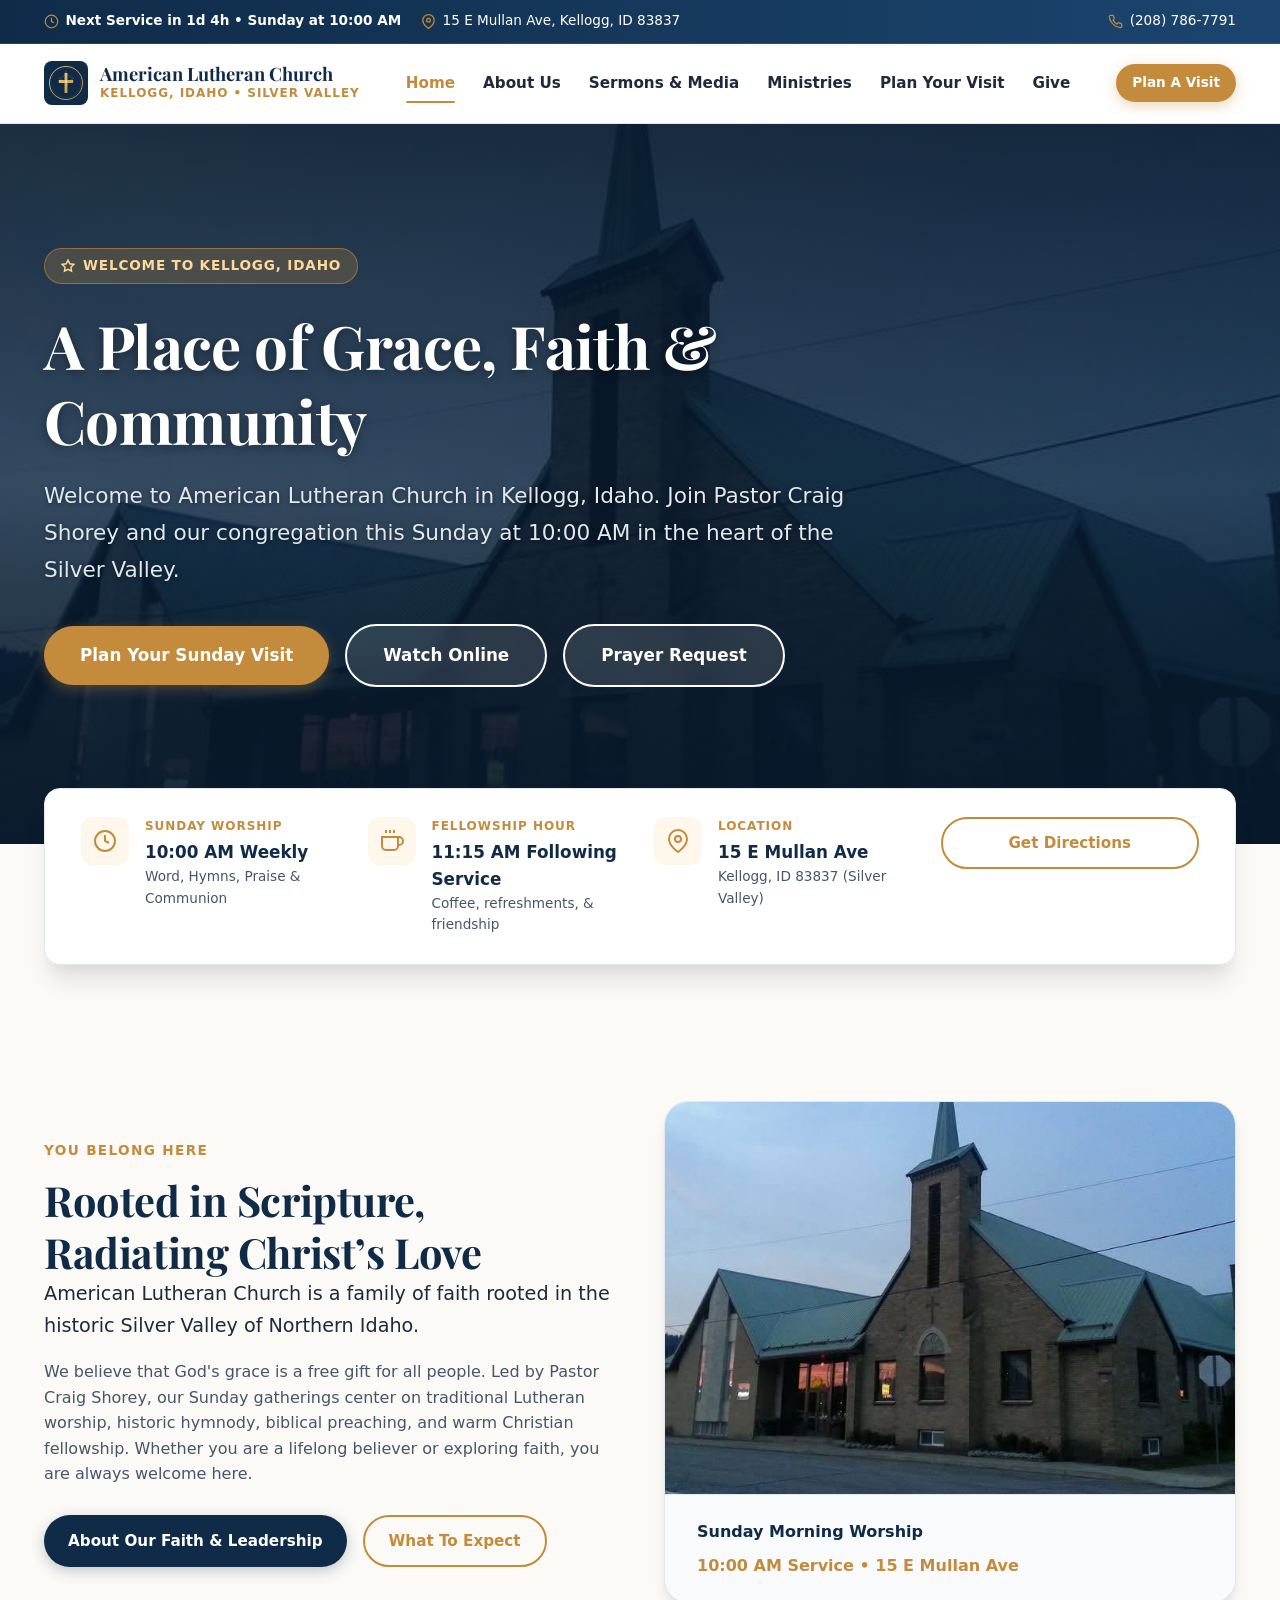
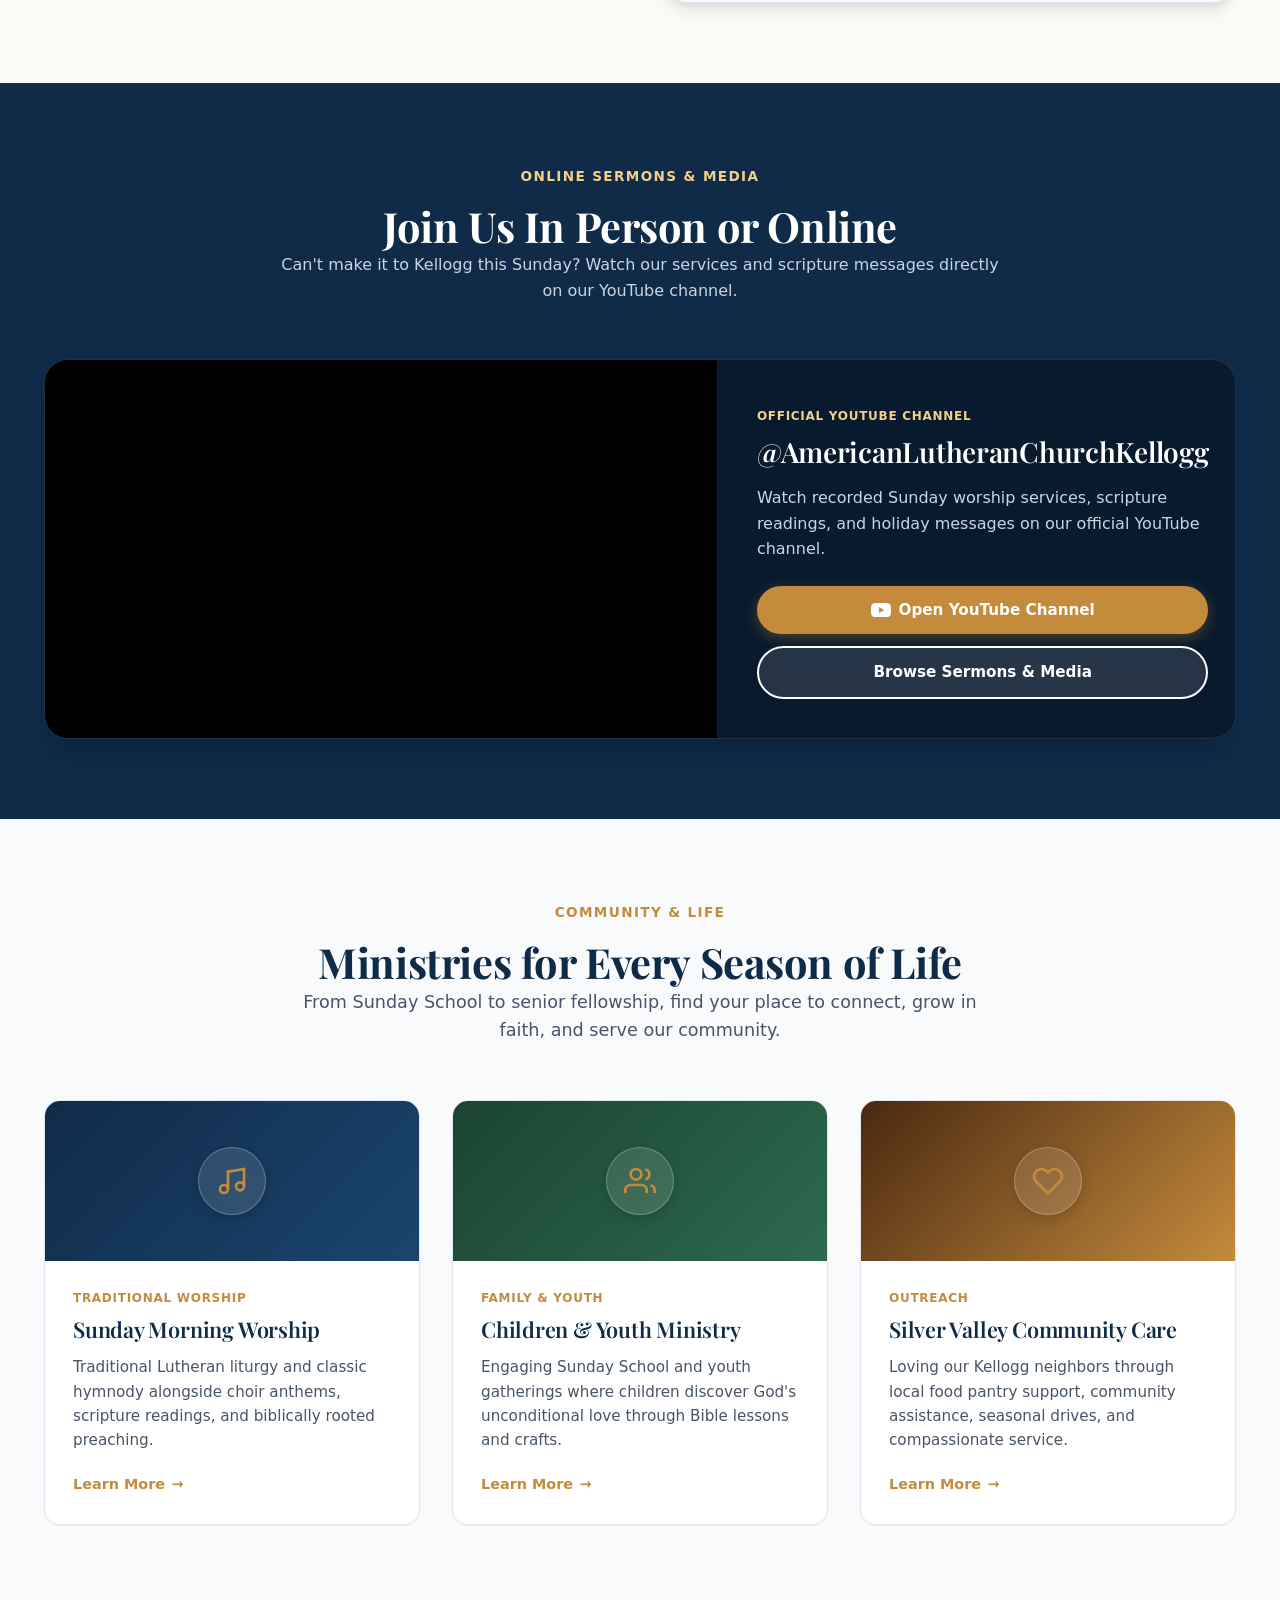
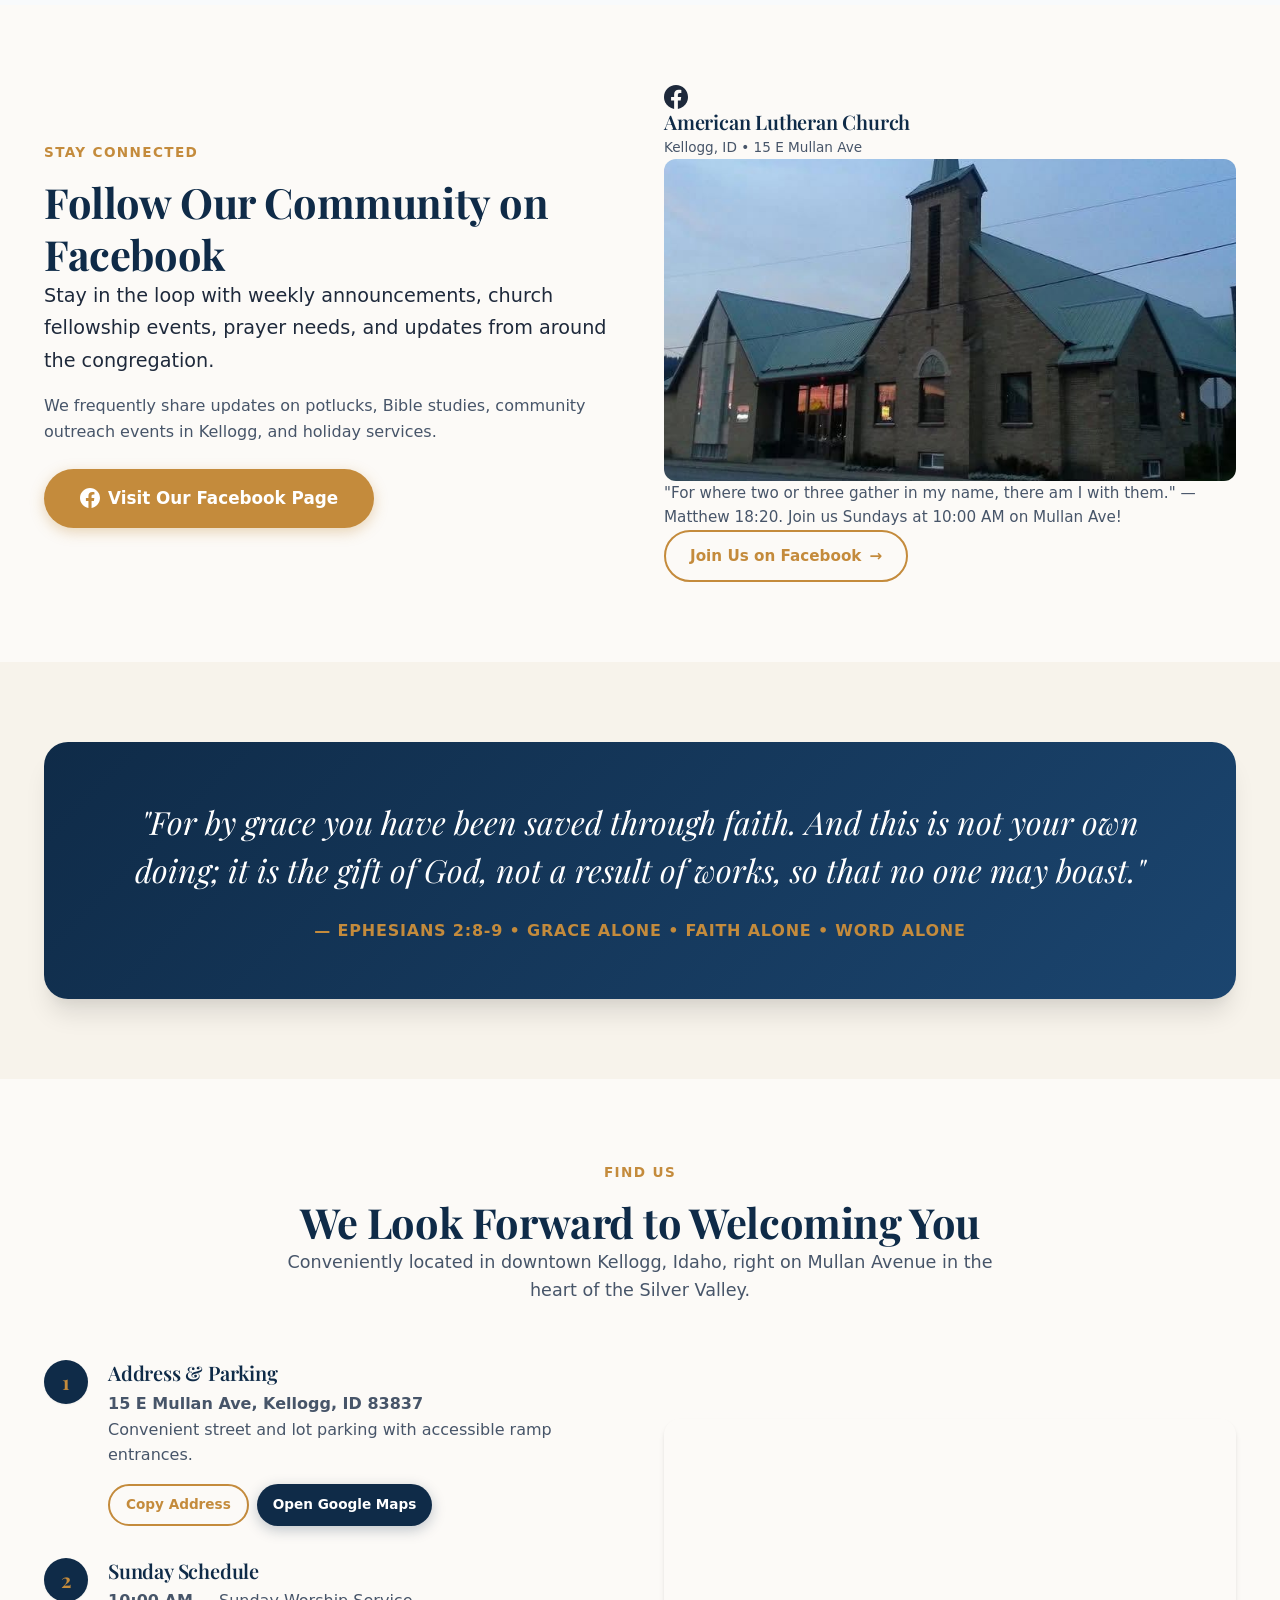
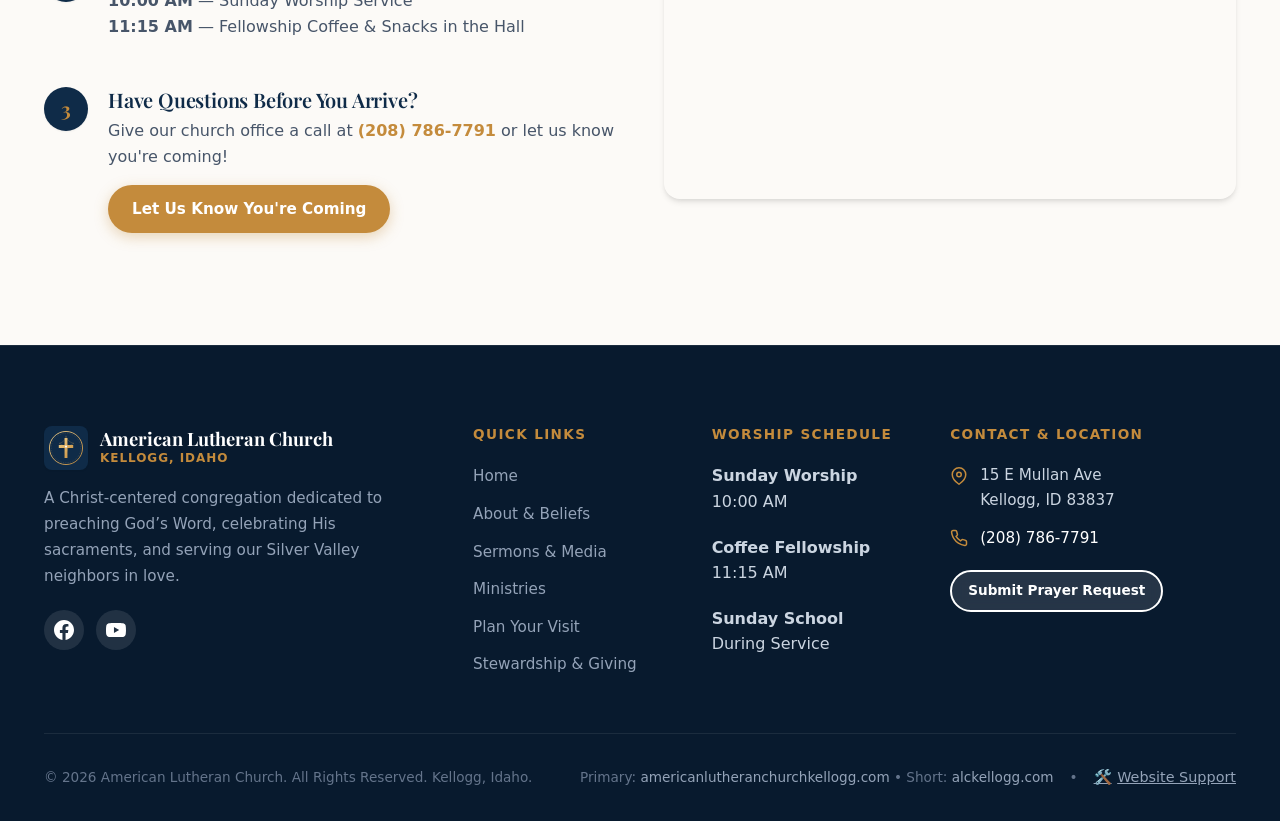
<file: index.html>
<!DOCTYPE html>
<html lang="en">
<head>
  <meta charset="UTF-8">
  <meta name="viewport" content="width=device-width, initial-scale=1.0">
  <title>American Lutheran Church | Kellogg, Idaho</title>
  <meta name="description" content="Welcome to American Lutheran Church in Kellogg, Idaho. Join Pastor Craig Shorey and our faith family for Sunday Worship at 10:00 AM in the beautiful Silver Valley.">
  <meta name="keywords" content="American Lutheran Church Kellogg Idaho, ALC Kellogg, Kellogg ID churches, Lutheran Church Silver Valley, Pastor Craig Shorey, Sunday Worship Kellogg">
  
  <!-- Open Graph / Social Meta -->
  <meta property="og:type" content="website">
  <meta property="og:title" content="American Lutheran Church | Kellogg, Idaho">
  <meta property="og:description" content="A warm, Christ-centered community in Kellogg, Idaho. Sunday Worship at 10:00 AM. 15 E Mullan Ave.">
  <meta property="og:image" content="assets/images/hero-exterior.jpg">
  <meta property="og:url" content="https://americanlutheranchurchkellogg.com/">

  <!-- Google Fonts -->
  <link rel="preconnect" href="https://fonts.googleapis.com">
  <link rel="preconnect" href="https://fonts.gstatic.com" crossorigin>
  <link href="https://fonts.googleapis.com/css2?family=Playfair+Display:ital,wght@0,600;0,700;1,600&family=Plus+Jakarta+Sans:wght@400;500;600;700&display=swap" rel="stylesheet">

  <link rel="stylesheet" href="css/styles.css">
  <link rel="icon" type="image/svg+xml" href="assets/icons/logo.svg">

  <!-- Schema.org Structured Data -->
  <script type="application/ld+json">
  {
    "@context": "https://schema.org",
    "@type": "Church",
    "name": "American Lutheran Church",
    "alternateName": "ALC Kellogg",
    "url": "https://americanlutheranchurchkellogg.com",
    "telephone": "+1-208-786-7791",
    "address": {
      "@type": "PostalAddress",
      "streetAddress": "15 E Mullan Ave",
      "addressLocality": "Kellogg",
      "addressRegion": "ID",
      "postalCode": "83837",
      "addressCountry": "US"
    },
    "geo": {
      "@type": "GeoCoordinates",
      "latitude": 47.5372,
      "longitude": -116.1264
    },
    "openingHoursSpecification": [
      {
        "@type": "OpeningHoursSpecification",
        "dayOfWeek": ["Sunday"],
        "opens": "10:00",
        "closes": "11:30"
      }
    ],
    "sameAs": [
      "https://www.facebook.com/share/19XvBsfiGR/?mibextid=wwXIfr",
      "https://www.youtube.com/@americanlutheranchurchkellogg"
    ]
  }
  </script>
</head>
<body>
  <a href="#main-content" class="skip-link">Skip to main content</a>

  <!-- Top Announcement Bar -->
  <aside class="top-banner" aria-label="Church announcements and quick contact">
    <div class="container banner-content">
      <div class="banner-left">
        <span class="banner-item">
          <svg width="15" height="15" viewBox="0 0 24 24" fill="none" stroke="currentColor" stroke-width="2"><circle cx="12" cy="12" r="10"></circle><polyline points="12 6 12 12 16 14"></polyline></svg>
          <strong id="sunday-countdown">Sunday Worship: 10:00 AM • Kellogg, ID</strong>
        </span>
        <span class="banner-item">
          <svg width="15" height="15" viewBox="0 0 24 24" fill="none" stroke="currentColor" stroke-width="2"><path d="M21 10c0 7-9 13-9 13s-9-6-9-13a9 9 0 0 1 18 0z"></path><circle cx="12" cy="10" r="3"></circle></svg>
          15 E Mullan Ave, Kellogg, ID 83837
        </span>
      </div>
      <div class="banner-right">
        <a href="tel:2087867791" class="banner-item">
          <svg width="15" height="15" viewBox="0 0 24 24" fill="none" stroke="currentColor" stroke-width="2"><path d="M22 16.92v3a2 2 0 0 1-2.18 2 19.79 19.79 0 0 1-8.63-3.07 19.5 19.5 0 0 1-6-6 19.79 19.79 0 0 1-3.07-8.67A2 2 0 0 1 4.11 2h3a2 2 0 0 1 2 1.72 12.84 12.84 0 0 0 .7 2.81 2 2 0 0 1-.45 2.11L8.09 9.91a16 16 0 0 0 6 6l1.27-1.27a2 2 0 0 1 2.11-.45 12.84 12.84 0 0 0 2.81.7A2 2 0 0 1 22 16.92z"></path></svg>
          (208) 786-7791
        </a>
      </div>
    </div>
  </aside>

  <!-- Site Navigation Header -->
  <header class="site-header">
    <div class="container header-container">
      <a href="index.html" class="brand-logo" aria-label="American Lutheran Church Homepage">
        <div class="brand-logo-icon">
          <img src="assets/icons/logo.svg" alt="ALC Logo" width="36" height="36">
        </div>
        <div class="brand-logo-text">
          <span class="brand-title">American Lutheran Church</span>
          <span class="brand-subtitle">Kellogg, Idaho • Silver Valley</span>
        </div>
      </a>

      <!-- Desktop Nav -->
      <nav class="desktop-nav" aria-label="Primary Navigation">
        <a href="index.html" class="nav-link active">Home</a>
        <a href="about.html" class="nav-link">About Us</a>
        <a href="sermons.html" class="nav-link">Sermons & Media</a>
        <a href="ministries.html" class="nav-link">Ministries</a>
        <a href="visit.html" class="nav-link">Plan Your Visit</a>
        <a href="give.html" class="nav-link">Give</a>
      </nav>

      <div class="nav-actions">
        <button type="button" class="btn btn-primary btn-sm" data-open-visit>Plan A Visit</button>
        <button type="button" class="mobile-toggle" aria-label="Toggle navigation menu" aria-expanded="false">
          <span></span>
          <span></span>
          <span></span>
        </button>
      </div>
    </div>
  </header>

  <!-- Mobile Drawer Menu -->
  <div class="mobile-menu" aria-label="Mobile Navigation">
    <a href="index.html" class="mobile-nav-link active">Home <span>→</span></a>
    <a href="about.html" class="mobile-nav-link">About Us <span>→</span></a>
    <a href="sermons.html" class="mobile-nav-link">Sermons & Media <span>→</span></a>
    <a href="ministries.html" class="mobile-nav-link">Ministries <span>→</span></a>
    <a href="visit.html" class="mobile-nav-link">Plan Your Visit <span>→</span></a>
    <a href="give.html" class="mobile-nav-link">Give <span>→</span></a>
    <div style="margin-top: 1.5rem; display: flex; flex-direction: column; gap: 0.75rem;">
      <button type="button" class="btn btn-primary" data-open-visit>Plan Your Visit</button>
      <button type="button" class="btn btn-outline-white" data-open-prayer>Submit Prayer Request</button>
      <a href="tel:2087867791" class="btn btn-outline-white">Call (208) 786-7791</a>
    </div>
  </div>

  <main id="main-content">
    <!-- Hero Section (Featuring Authentic Church Photo) -->
    <section class="hero-section" aria-label="Welcome">
      <div class="hero-background">
        <img src="assets/images/hero-exterior.jpg" alt="American Lutheran Church building in Kellogg Idaho on Mullan Ave" width="720" height="720" fetchpriority="high">
      </div>
      <div class="hero-overlay"></div>
      <div class="container">
        <div class="hero-content">
          <div class="hero-badge">
            <svg width="14" height="14" viewBox="0 0 24 24" fill="none" stroke="currentColor" stroke-width="2.5"><polygon points="12 2 15.09 8.26 22 9.27 17 14.14 18.18 21.02 12 17.77 5.82 21.02 7 14.14 2 9.27 8.91 8.26 12 2"></polygon></svg>
            Welcome to Kellogg, Idaho
          </div>
          <h1 class="hero-title">A Place of Grace, Faith & Community</h1>
          <p class="hero-subtitle">
            Welcome to American Lutheran Church in Kellogg, Idaho. Join Pastor Craig Shorey and our congregation this Sunday at 10:00 AM in the heart of the Silver Valley.
          </p>
          <div class="hero-actions">
            <button type="button" class="btn btn-primary btn-lg" data-open-visit>Plan Your Sunday Visit</button>
            <a href="sermons.html" class="btn btn-outline-white btn-lg">Watch Online</a>
            <button type="button" class="btn btn-outline-white btn-lg" data-open-prayer>Prayer Request</button>
          </div>
        </div>
      </div>
    </section>

    <!-- Service Info Bar -->
    <div class="container service-infobar">
      <div class="infobar-card">
        <div class="infobar-item">
          <div class="infobar-icon">
            <svg width="24" height="24" viewBox="0 0 24 24" fill="none" stroke="currentColor" stroke-width="2"><circle cx="12" cy="12" r="10"></circle><polyline points="12 6 12 12 16 14"></polyline></svg>
          </div>
          <div>
            <div class="infobar-label">Sunday Worship</div>
            <div class="infobar-value">10:00 AM Weekly</div>
            <div class="infobar-desc">Word, Hymns, Praise & Communion</div>
          </div>
        </div>

        <div class="infobar-item">
          <div class="infobar-icon">
            <svg width="24" height="24" viewBox="0 0 24 24" fill="none" stroke="currentColor" stroke-width="2"><path d="M18 8h1a4 4 0 0 1 0 8h-1"></path><path d="M2 8h16v9a4 4 0 0 1-4 4H6a4 4 0 0 1-4-4V8z"></path><line x1="6" y1="1" x2="6" y2="4"></line><line x1="10" y1="1" x2="10" y2="4"></line><line x1="14" y1="1" x2="14" y2="4"></line></svg>
          </div>
          <div>
            <div class="infobar-label">Fellowship Hour</div>
            <div class="infobar-value">11:15 AM Following Service</div>
            <div class="infobar-desc">Coffee, refreshments, & friendship</div>
          </div>
        </div>

        <div class="infobar-item">
          <div class="infobar-icon">
            <svg width="24" height="24" viewBox="0 0 24 24" fill="none" stroke="currentColor" stroke-width="2"><path d="M21 10c0 7-9 13-9 13s-9-6-9-13a9 9 0 0 1 18 0z"></path><circle cx="12" cy="10" r="3"></circle></svg>
          </div>
          <div>
            <div class="infobar-label">Location</div>
            <div class="infobar-value">15 E Mullan Ave</div>
            <div class="infobar-desc">Kellogg, ID 83837 (Silver Valley)</div>
          </div>
        </div>

        <div>
          <a href="https://maps.google.com/?q=15+E+Mullan+Ave,+Kellogg,+ID+83837" target="_blank" rel="noopener noreferrer" class="btn btn-outline" style="width: 100%;">
            Get Directions
          </a>
        </div>
      </div>
    </div>

    <!-- Welcome & About Spotlight -->
    <section class="section" aria-labelledby="welcome-heading">
      <div class="container">
        <div class="grid-2">
          <div>
            <span class="section-eyebrow">You Belong Here</span>
            <h2 id="welcome-heading">Rooted in Scripture, Radiating Christ’s Love</h2>
            <p class="lead">
              American Lutheran Church is a family of faith rooted in the historic Silver Valley of Northern Idaho.
            </p>
            <p>
              We believe that God's grace is a free gift for all people. Led by Pastor Craig Shorey, our Sunday gatherings center on traditional Lutheran worship, historic hymnody, biblical preaching, and warm Christian fellowship. Whether you are a lifelong believer or exploring faith, you are always welcome here.
            </p>
            <div style="display: flex; gap: 1rem; flex-wrap: wrap; margin-top: 1.75rem;">
              <a href="about.html" class="btn btn-secondary">About Our Faith & Leadership</a>
              <button type="button" class="btn btn-outline" data-open-visit>What To Expect</button>
            </div>
          </div>
          <div class="spotlight-box">
            <div class="card-img-wrapper" style="aspect-ratio: 16/11;">
              <img src="assets/images/hero-exterior.jpg" alt="American Lutheran Church building in Kellogg ID" width="720" height="495" loading="lazy">
            </div>
            <div style="padding: 1.5rem 2rem; background: var(--color-surface-subtle); border-top: 1px solid var(--color-border);">
              <div style="display: flex; align-items: center; justify-content: space-between; flex-wrap: wrap; gap: 0.5rem;">
                <span style="font-weight: 700; color: var(--color-primary);">Sunday Morning Worship</span>
                <span style="color: var(--color-accent); font-weight: 600;">10:00 AM Service • 15 E Mullan Ave</span>
              </div>
            </div>
          </div>
        </div>
      </div>
    </section>

    <!-- Sermons & Media Hub (Verified YouTube Uploads Playlist) -->
    <section class="section section-primary" aria-labelledby="media-heading">
      <div class="container">
        <div class="section-header">
          <span class="section-eyebrow" style="color: #f3d089;">Online Sermons & Media</span>
          <h2 id="media-heading">Join Us In Person or Online</h2>
          <p>
            Can't make it to Kellogg this Sunday? Watch our services and scripture messages directly on our YouTube channel.
          </p>
        </div>

        <div class="sermon-player-box">
          <div class="sermon-player-grid">
            <div class="sermon-player-video">
              <iframe 
                src="https://www.youtube.com/embed/videoseries?list=UUMfpF_jVX4LhEck1L9A7FPQ" 
                title="American Lutheran Church Kellogg Latest Sermons" 
                allow="accelerometer; autoplay; clipboard-write; encrypted-media; gyroscope; picture-in-picture; web-share" 
                allowfullscreen>
              </iframe>
            </div>
            <div class="sermon-player-details">
              <span class="card-tag" style="color: #f3d089;">Official YouTube Channel</span>
              <h3 style="color: #ffffff; margin-bottom: 1rem;">@AmericanLutheranChurchKellogg</h3>
              <p style="color: #cbd5e1; margin-bottom: 1.5rem;">
                Watch recorded Sunday worship services, scripture readings, and holiday messages on our official YouTube channel.
              </p>
              <div style="display: flex; flex-direction: column; gap: 0.75rem;">
                <a href="https://www.youtube.com/@americanlutheranchurchkellogg" target="_blank" rel="noopener noreferrer" class="btn btn-primary">
                  <svg width="20" height="20" viewBox="0 0 24 24" fill="currentColor"><path d="M23.498 6.186a3.016 3.016 0 0 0-2.122-2.136C19.505 3.545 12 3.545 12 3.545s-7.505 0-9.377.505A3.017 3.017 0 0 0 .502 6.186C0 8.07 0 12 0 12s0 3.93.502 5.814a3.016 3.016 0 0 0 2.122 2.136c1.871.505 9.376.505 9.376.505s7.505 0 9.377-.505a3.015 3.015 0 0 0 2.122-2.136C24 15.93 24 12 24 12s0-3.93-.502-5.814zM9.545 15.568V8.432L15.818 12l-6.273 3.568z"/></svg>
                  Open YouTube Channel
                </a>
                <a href="sermons.html" class="btn btn-outline-white">
                  Browse Sermons & Media
                </a>
              </div>
            </div>
          </div>
        </div>
      </div>
    </section>

    <!-- Ministries Grid with Clean Graphic Placeholders -->
    <section class="section section-subtle" aria-labelledby="ministries-heading">
      <div class="container">
        <div class="section-header">
          <span class="section-eyebrow">Community & Life</span>
          <h2 id="ministries-heading">Ministries for Every Season of Life</h2>
          <p class="section-description">
            From Sunday School to senior fellowship, find your place to connect, grow in faith, and serve our community.
          </p>
        </div>

        <div class="grid-3">
          <!-- Card 1 -->
          <article class="card">
            <div class="card-placeholder-header">
              <div class="card-placeholder-icon">
                <svg width="32" height="32" viewBox="0 0 24 24" fill="none" stroke="currentColor" stroke-width="2"><path d="M9 18V5l12-2v13"></path><circle cx="6" cy="18" r="3"></circle><circle cx="18" cy="16" r="3"></circle></svg>
              </div>
            </div>
            <div class="card-body">
              <span class="card-tag">Traditional Worship</span>
              <h3 class="card-title">Sunday Morning Worship</h3>
              <p class="card-text">
                Traditional Lutheran liturgy and classic hymnody alongside choir anthems, scripture readings, and biblically rooted preaching.
              </p>
              <a href="ministries.html#worship" class="card-link">Learn More <span>→</span></a>
            </div>
          </article>

          <!-- Card 2 -->
          <article class="card">
            <div class="card-placeholder-header pine">
              <div class="card-placeholder-icon">
                <svg width="32" height="32" viewBox="0 0 24 24" fill="none" stroke="currentColor" stroke-width="2"><path d="M17 21v-2a4 4 0 0 0-4-4H5a4 4 0 0 0-4 4v2"></path><circle cx="9" cy="7" r="4"></circle><path d="M23 21v-2a4 4 0 0 0-3-3.87"></path><path d="M16 3.13a4 4 0 0 1 0 7.75"></path></svg>
              </div>
            </div>
            <div class="card-body">
              <span class="card-tag">Family & Youth</span>
              <h3 class="card-title">Children & Youth Ministry</h3>
              <p class="card-text">
                Engaging Sunday School and youth gatherings where children discover God's unconditional love through Bible lessons and crafts.
              </p>
              <a href="ministries.html#youth" class="card-link">Learn More <span>→</span></a>
            </div>
          </article>

          <!-- Card 3 -->
          <article class="card">
            <div class="card-placeholder-header warm">
              <div class="card-placeholder-icon">
                <svg width="32" height="32" viewBox="0 0 24 24" fill="none" stroke="currentColor" stroke-width="2"><path d="M20.84 4.61a5.5 5.5 0 0 0-7.78 0L12 5.67l-1.06-1.06a5.5 5.5 0 0 0-7.78 7.78l1.06 1.06L12 21.23l7.78-7.78 1.06-1.06a5.5 5.5 0 0 0 0-7.78z"></path></svg>
              </div>
            </div>
            <div class="card-body">
              <span class="card-tag">Outreach</span>
              <h3 class="card-title">Silver Valley Community Care</h3>
              <p class="card-text">
                Loving our Kellogg neighbors through local food pantry support, community assistance, seasonal drives, and compassionate service.
              </p>
              <a href="ministries.html#outreach" class="card-link">Learn More <span>→</span></a>
            </div>
          </article>
        </div>
      </div>
    </section>

    <!-- Facebook Community Updates -->
    <section class="section" aria-labelledby="facebook-heading">
      <div class="container">
        <div class="grid-2">
          <div>
            <span class="section-eyebrow">Stay Connected</span>
            <h2 id="facebook-heading">Follow Our Community on Facebook</h2>
            <p class="lead">
              Stay in the loop with weekly announcements, church fellowship events, prayer needs, and updates from around the congregation.
            </p>
            <p>
              We frequently share updates on potlucks, Bible studies, community outreach events in Kellogg, and holiday services.
            </p>
            <div style="margin-top: 1.5rem;">
              <a href="https://www.facebook.com/share/19XvBsfiGR/?mibextid=wwXIfr" target="_blank" rel="noopener noreferrer" class="btn btn-primary btn-lg">
                <svg width="20" height="20" viewBox="0 0 24 24" fill="currentColor"><path d="M24 12.073c0-6.627-5.373-12-12-12s-12 5.373-12 12c0 5.99 4.388 10.954 10.125 11.854v-8.385H7.078v-3.47h3.047V9.43c0-3.007 1.792-4.669 4.533-4.669 1.312 0 2.686.235 2.686.235v2.953H15.83c-1.491 0-1.956.925-1.956 1.874v2.25h3.328l-.532 3.47h-2.796v8.385C19.612 23.027 24 18.062 24 12.073z"/></svg>
                Visit Our Facebook Page
              </a>
            </div>
          </div>

          <div class="social-card">
            <div class="social-header">
              <div class="social-icon facebook">
                <svg width="24" height="24" viewBox="0 0 24 24" fill="currentColor"><path d="M24 12.073c0-6.627-5.373-12-12-12s-12 5.373-12 12c0 5.99 4.388 10.954 10.125 11.854v-8.385H7.078v-3.47h3.047V9.43c0-3.007 1.792-4.669 4.533-4.669 1.312 0 2.686.235 2.686.235v2.953H15.83c-1.491 0-1.956.925-1.956 1.874v2.25h3.328l-.532 3.47h-2.796v8.385C19.612 23.027 24 18.062 24 12.073z"/></svg>
              </div>
              <div>
                <h4 style="margin: 0; color: var(--color-primary);">American Lutheran Church</h4>
                <span style="font-size: 0.85rem; color: var(--color-text-muted);">Kellogg, ID • 15 E Mullan Ave</span>
              </div>
            </div>
            <div class="card-img-wrapper" style="border-radius: var(--radius-lg); aspect-ratio: 16/9;">
              <img src="assets/images/hero-exterior.jpg" alt="American Lutheran Church Kellogg building" width="720" height="405" loading="lazy">
            </div>
            <p style="font-size: 0.95rem; margin-bottom: 0;">
              "For where two or three gather in my name, there am I with them." — Matthew 18:20. Join us Sundays at 10:00 AM on Mullan Ave!
            </p>
            <a href="https://www.facebook.com/share/19XvBsfiGR/?mibextid=wwXIfr" target="_blank" rel="noopener noreferrer" class="btn btn-outline" style="align-self: flex-start;">
              Join Us on Facebook <span>→</span>
            </a>
          </div>
        </div>
      </div>
    </section>

    <!-- Scripture Quote -->
    <section class="section section-warm">
      <div class="container">
        <div class="quote-card">
          <blockquote>
            "For by grace you have been saved through faith. And this is not your own doing; it is the gift of God, not a result of works, so that no one may boast."
          </blockquote>
          <cite>— Ephesians 2:8-9 • Grace Alone • Faith Alone • Word Alone</cite>
        </div>
      </div>
    </section>

    <!-- Location & Directions -->
    <section class="section" aria-labelledby="location-heading">
      <div class="container">
        <div class="section-header">
          <span class="section-eyebrow">Find Us</span>
          <h2 id="location-heading">We Look Forward to Welcoming You</h2>
          <p class="section-description">
            Conveniently located in downtown Kellogg, Idaho, right on Mullan Avenue in the heart of the Silver Valley.
          </p>
        </div>

        <div class="grid-2">
          <div>
            <div class="step-item">
              <div class="step-number">1</div>
              <div class="step-details">
                <h4>Address & Parking</h4>
                <p>
                  <strong>15 E Mullan Ave, Kellogg, ID 83837</strong><br>
                  Convenient street and lot parking with accessible ramp entrances.
                </p>
                <div style="display: flex; gap: 0.5rem; flex-wrap: wrap;">
                  <button type="button" class="btn btn-sm btn-outline" data-copy-address>Copy Address</button>
                  <a href="https://maps.google.com/?q=15+E+Mullan+Ave,+Kellogg,+ID+83837" target="_blank" rel="noopener noreferrer" class="btn btn-sm btn-secondary">Open Google Maps</a>
                </div>
              </div>
            </div>

            <div class="step-item">
              <div class="step-number">2</div>
              <div class="step-details">
                <h4>Sunday Schedule</h4>
                <p>
                  <strong>10:00 AM</strong> — Sunday Worship Service<br>
                  <strong>11:15 AM</strong> — Fellowship Coffee & Snacks in the Hall
                </p>
              </div>
            </div>

            <div class="step-item">
              <div class="step-number">3</div>
              <div class="step-details">
                <h4>Have Questions Before You Arrive?</h4>
                <p>
                  Give our church office a call at <a href="tel:2087867791" style="color: var(--color-accent); font-weight: 700;">(208) 786-7791</a> or let us know you're coming!
                </p>
                <button type="button" class="btn btn-primary" data-open-visit>Let Us Know You're Coming</button>
              </div>
            </div>
          </div>

          <div>
            <iframe 
              class="map-frame"
              title="Google Map location of American Lutheran Church Kellogg ID"
              src="https://maps.google.com/maps?q=15+E+Mullan+Ave,+Kellogg,+ID+83837&t=&z=15&ie=UTF8&iwloc=&output=embed"
              loading="lazy"
              allowfullscreen>
            </iframe>
          </div>
        </div>
      </div>
    </section>
  </main>

  <!-- Site Footer -->
  <footer class="site-footer">
    <div class="container">
      <div class="footer-grid">
        <div>
          <div class="brand-logo" style="margin-bottom: 1rem;">
            <div class="brand-logo-icon">
              <img src="assets/icons/logo.svg" alt="ALC Logo" width="36" height="36">
            </div>
            <div class="brand-logo-text">
              <span class="brand-title" style="color: #ffffff;">American Lutheran Church</span>
              <span class="brand-subtitle">Kellogg, Idaho</span>
            </div>
          </div>
          <p style="color: #94a3b8; font-size: 0.95rem; line-height: 1.7;">
            A Christ-centered congregation dedicated to preaching God’s Word, celebrating His sacraments, and serving our Silver Valley neighbors in love.
          </p>
          <div class="footer-social-links">
            <a href="https://www.facebook.com/share/19XvBsfiGR/?mibextid=wwXIfr" target="_blank" rel="noopener noreferrer" class="social-icon-link" aria-label="Facebook Page">
              <svg width="20" height="20" viewBox="0 0 24 24" fill="currentColor"><path d="M24 12.073c0-6.627-5.373-12-12-12s-12 5.373-12 12c0 5.99 4.388 10.954 10.125 11.854v-8.385H7.078v-3.47h3.047V9.43c0-3.007 1.792-4.669 4.533-4.669 1.312 0 2.686.235 2.686.235v2.953H15.83c-1.491 0-1.956.925-1.956 1.874v2.25h3.328l-.532 3.47h-2.796v8.385C19.612 23.027 24 18.062 24 12.073z"/></svg>
            </a>
            <a href="https://www.youtube.com/@americanlutheranchurchkellogg" target="_blank" rel="noopener noreferrer" class="social-icon-link" aria-label="YouTube Channel">
              <svg width="20" height="20" viewBox="0 0 24 24" fill="currentColor"><path d="M23.498 6.186a3.016 3.016 0 0 0-2.122-2.136C19.505 3.545 12 3.545 12 3.545s-7.505 0-9.377.505A3.017 3.017 0 0 0 .502 6.186C0 8.07 0 12 0 12s0 3.93.502 5.814a3.016 3.016 0 0 0 2.122 2.136c1.871.505 9.376.505 9.376.505s7.505 0 9.377-.505a3.015 3.015 0 0 0 2.122-2.136C24 15.93 24 12 24 12s0-3.93-.502-5.814zM9.545 15.568V8.432L15.818 12l-6.273 3.568z"/></svg>
            </a>
          </div>
        </div>

        <div>
          <h4 class="footer-heading">Quick Links</h4>
          <ul class="footer-links">
            <li><a href="index.html">Home</a></li>
            <li><a href="about.html">About & Beliefs</a></li>
            <li><a href="sermons.html">Sermons & Media</a></li>
            <li><a href="ministries.html">Ministries</a></li>
            <li><a href="visit.html">Plan Your Visit</a></li>
            <li><a href="give.html">Stewardship & Giving</a></li>
          </ul>
        </div>

        <div>
          <h4 class="footer-heading">Worship Schedule</h4>
          <ul class="footer-links">
            <li style="color: #cbd5e1;"><strong>Sunday Worship</strong><br>10:00 AM</li>
            <li style="color: #cbd5e1; margin-top: 0.5rem;"><strong>Coffee Fellowship</strong><br>11:15 AM</li>
            <li style="color: #cbd5e1; margin-top: 0.5rem;"><strong>Sunday School</strong><br>During Service</li>
          </ul>
        </div>

        <div>
          <h4 class="footer-heading">Contact & Location</h4>
          <div class="footer-contact-item">
            <svg width="18" height="18" viewBox="0 0 24 24" fill="none" stroke="currentColor" stroke-width="2"><path d="M21 10c0 7-9 13-9 13s-9-6-9-13a9 9 0 0 1 18 0z"></path><circle cx="12" cy="10" r="3"></circle></svg>
            <span>15 E Mullan Ave<br>Kellogg, ID 83837</span>
          </div>
          <div class="footer-contact-item">
            <svg width="18" height="18" viewBox="0 0 24 24" fill="none" stroke="currentColor" stroke-width="2"><path d="M22 16.92v3a2 2 0 0 1-2.18 2 19.79 19.79 0 0 1-8.63-3.07 19.5 19.5 0 0 1-6-6 19.79 19.79 0 0 1-3.07-8.67A2 2 0 0 1 4.11 2h3a2 2 0 0 1 2 1.72 12.84 12.84 0 0 0 .7 2.81 2 2 0 0 1-.45 2.11L8.09 9.91a16 16 0 0 0 6 6l1.27-1.27a2 2 0 0 1 2.11-.45 12.84 12.84 0 0 0 2.81.7A2 2 0 0 1 22 16.92z"></path></svg>
            <a href="tel:2087867791" style="color: #ffffff;">(208) 786-7791</a>
          </div>
          <div style="margin-top: 1.25rem;">
            <button type="button" class="btn btn-sm btn-outline-white" data-open-prayer>Submit Prayer Request</button>
          </div>
        </div>
      </div>

      <div class="footer-bottom">
        <div>
          &copy; <span id="year">2026</span> American Lutheran Church. All Rights Reserved. Kellogg, Idaho.
        </div>
        <div style="display: flex; gap: 1rem; align-items: center; flex-wrap: wrap;">
          <span>Primary: <a href="https://americanlutheranchurchkellogg.com">americanlutheranchurchkellogg.com</a> • Short: <a href="https://alckellogg.com">alckellogg.com</a></span>
          <span>•</span>
          <button type="button" data-modal="support-modal" style="background: none; border: none; color: #94a3b8; cursor: pointer; text-decoration: underline; font-size: 0.9rem; padding: 0; display: inline-flex; align-items: center; gap: 0.35rem;">
            <span>🛠️</span> <span>Website Support</span>
          </button>
        </div>
      </div>
    </div>
  </footer>

  <!-- Modal: Plan Your Visit Dialog -->
  <dialog id="visit-modal" aria-labelledby="visit-modal-title">
    <div class="modal-header">
      <h3 id="visit-modal-title">Plan Your Visit to ALC Kellogg</h3>
      <button type="button" class="modal-close-btn" aria-label="Close dialog">&times;</button>
    </div>
    <div class="modal-body">
      <p style="margin-bottom: 1.5rem;">
        Let us know you are coming this Sunday! We'll have a friendly host ready to greet you, answer questions, and show you around.
      </p>
      <form id="visit-form">
        <div class="form-group">
          <label for="visit-name" class="form-label">Your Name</label>
          <input type="text" id="visit-name" class="form-control" placeholder="Jane & John Doe" required>
        </div>
        <div class="form-group">
          <label for="visit-email" class="form-label">Email Address</label>
          <input type="email" id="visit-email" class="form-control" placeholder="you@example.com" required>
        </div>
        <div class="form-group">
          <label for="visit-date" class="form-label">Expected Sunday Date</label>
          <input type="date" id="visit-date" class="form-control">
        </div>
        <div class="form-group">
          <label for="visit-notes" class="form-label">Any Questions or Children's Ages?</label>
          <textarea id="visit-notes" class="form-control" rows="3" placeholder="Tell us if you have children joining Sunday School, or if you need accessibility accommodations..."></textarea>
        </div>
        <div style="display: flex; justify-content: flex-end; gap: 0.75rem; margin-top: 1.5rem;">
          <button type="button" class="btn btn-outline" data-close-modal>Cancel</button>
          <button type="submit" class="btn btn-primary">Submit Visit Plan</button>
        </div>
      </form>
    </div>
  </dialog>

  <!-- Modal: Prayer Request Dialog -->
  <dialog id="prayer-modal" aria-labelledby="prayer-modal-title">
    <div class="modal-header">
      <h3 id="prayer-modal-title">Share a Prayer Request</h3>
      <button type="button" class="modal-close-btn" aria-label="Close dialog">&times;</button>
    </div>
    <div class="modal-body">
      <p style="margin-bottom: 1.5rem;">
        "Do not be anxious about anything, but in everything by prayer and supplication with thanksgiving let your requests be made known to God." — Phil 4:6
      </p>
      <form id="prayer-form">
        <div class="form-group">
          <label for="prayer-name" class="form-label">Your Name (Optional)</label>
          <input type="text" id="prayer-name" class="form-control" placeholder="Leave blank for anonymous">
        </div>
        <div class="form-group">
          <label for="prayer-contact" class="form-label">Phone or Email (If you'd like Pastor Craig to follow up)</label>
          <input type="text" id="prayer-contact" class="form-control" placeholder="Phone or email">
        </div>
        <div class="form-group">
          <label for="prayer-text" class="form-label">Your Prayer Request</label>
          <textarea id="prayer-text" class="form-control" rows="4" placeholder="How can we pray for you or your loved ones?" required></textarea>
        </div>
        <div class="form-group">
          <label style="display: flex; align-items: center; gap: 0.5rem; font-size: 0.9rem; cursor: pointer;">
            <input type="checkbox" id="prayer-confidential" name="confidential">
            <span>Keep this request confidential for Pastor and Pastoral Care only</span>
          </label>
        </div>
        <div style="display: flex; justify-content: flex-end; gap: 0.75rem; margin-top: 1.5rem;">
          <button type="button" class="btn btn-outline" data-close-modal>Cancel</button>
          <button type="submit" class="btn btn-primary">Send Prayer Request</button>
        </div>
      </form>
    </div>
  </dialog>

  <!-- Modal: Website Support & Feedback Ticket Dialog -->
  <dialog id="support-modal" aria-labelledby="support-modal-title">
    <div class="modal-header">
      <h3 id="support-modal-title">Website Support & Feedback</h3>
      <button type="button" class="modal-close-btn" aria-label="Close dialog">&times;</button>
    </div>
    <div class="modal-body">
      <div class="badge-page-context">
        <span>Current Page:</span> <span id="ticket-page-display">index.html</span>
      </div>
      <p style="margin-bottom: 1.25rem; font-size: 0.95rem; color: var(--color-slate);">
        Notice a typo, outdated service time, or want to suggest a change? Fill out this quick form and our <strong>ALC Support</strong> system will automatically create a ticket and update the site.
      </p>
      <form id="support-form">
        <input type="hidden" id="ticket-page-url" value="">
        <input type="hidden" id="ticket-page-title" value="">
        
        <div class="form-group">
          <label for="ticket-text" class="form-label">What would you like updated or fixed? *</label>
          <textarea id="ticket-text" class="form-control" rows="4" placeholder="Example: Update Wednesday Bible Study time to 6:30 PM, or fix paragraph 2 on this page..." required></textarea>
        </div>

        <div class="form-group">
          <label for="ticket-name" class="form-label">Your Name (Optional)</label>
          <input type="text" id="ticket-name" class="form-control" placeholder="Your Name">
        </div>

        <div class="form-group">
          <label for="ticket-contact" class="form-label">Email or Phone (Optional, for follow-up)</label>
          <input type="text" id="ticket-contact" class="form-control" placeholder="your@email.com or phone number">
        </div>

        <div style="display: flex; justify-content: flex-end; gap: 0.75rem; margin-top: 1.5rem;">
          <button type="button" class="btn btn-outline" data-close-modal>Cancel</button>
          <button type="submit" class="btn btn-primary">Submit Support Ticket</button>
        </div>
      </form>
    </div>
  </dialog>

  <script src="js/main.js"></script>
</body>
</html>
</file>
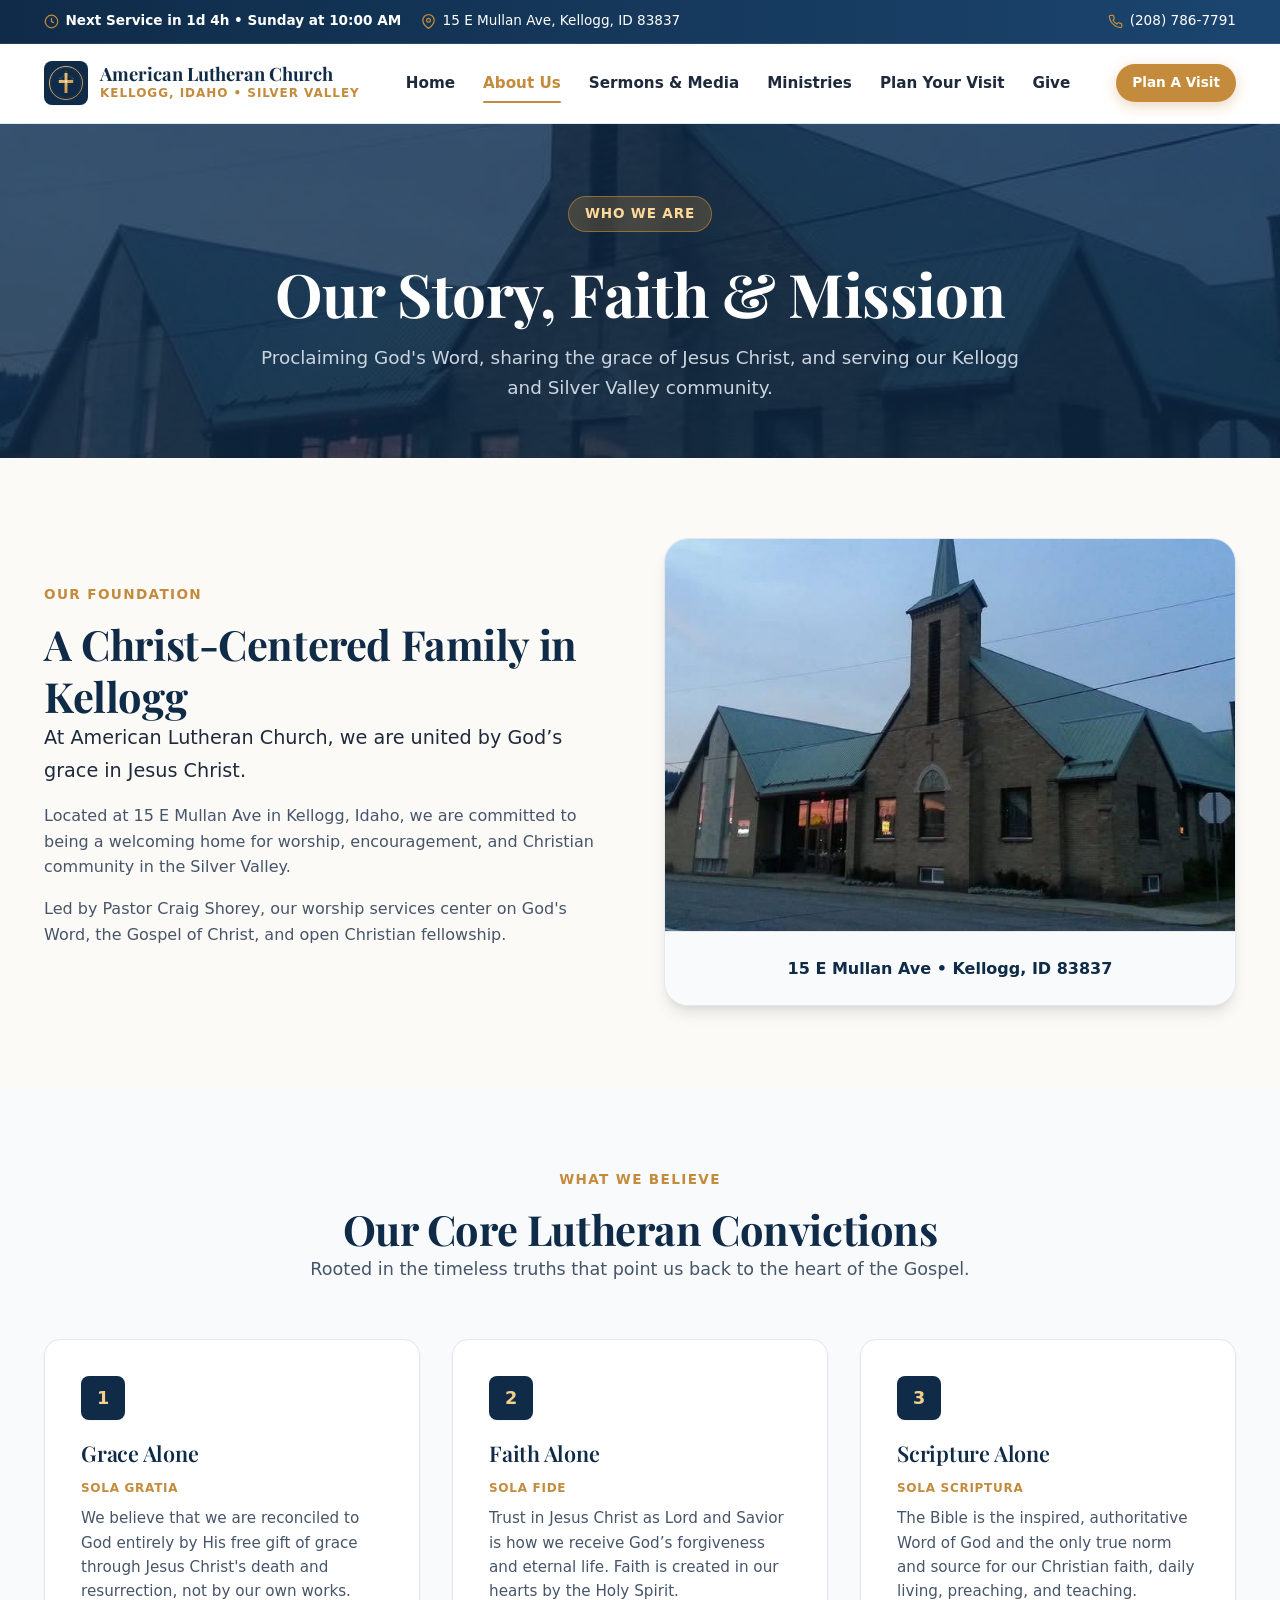
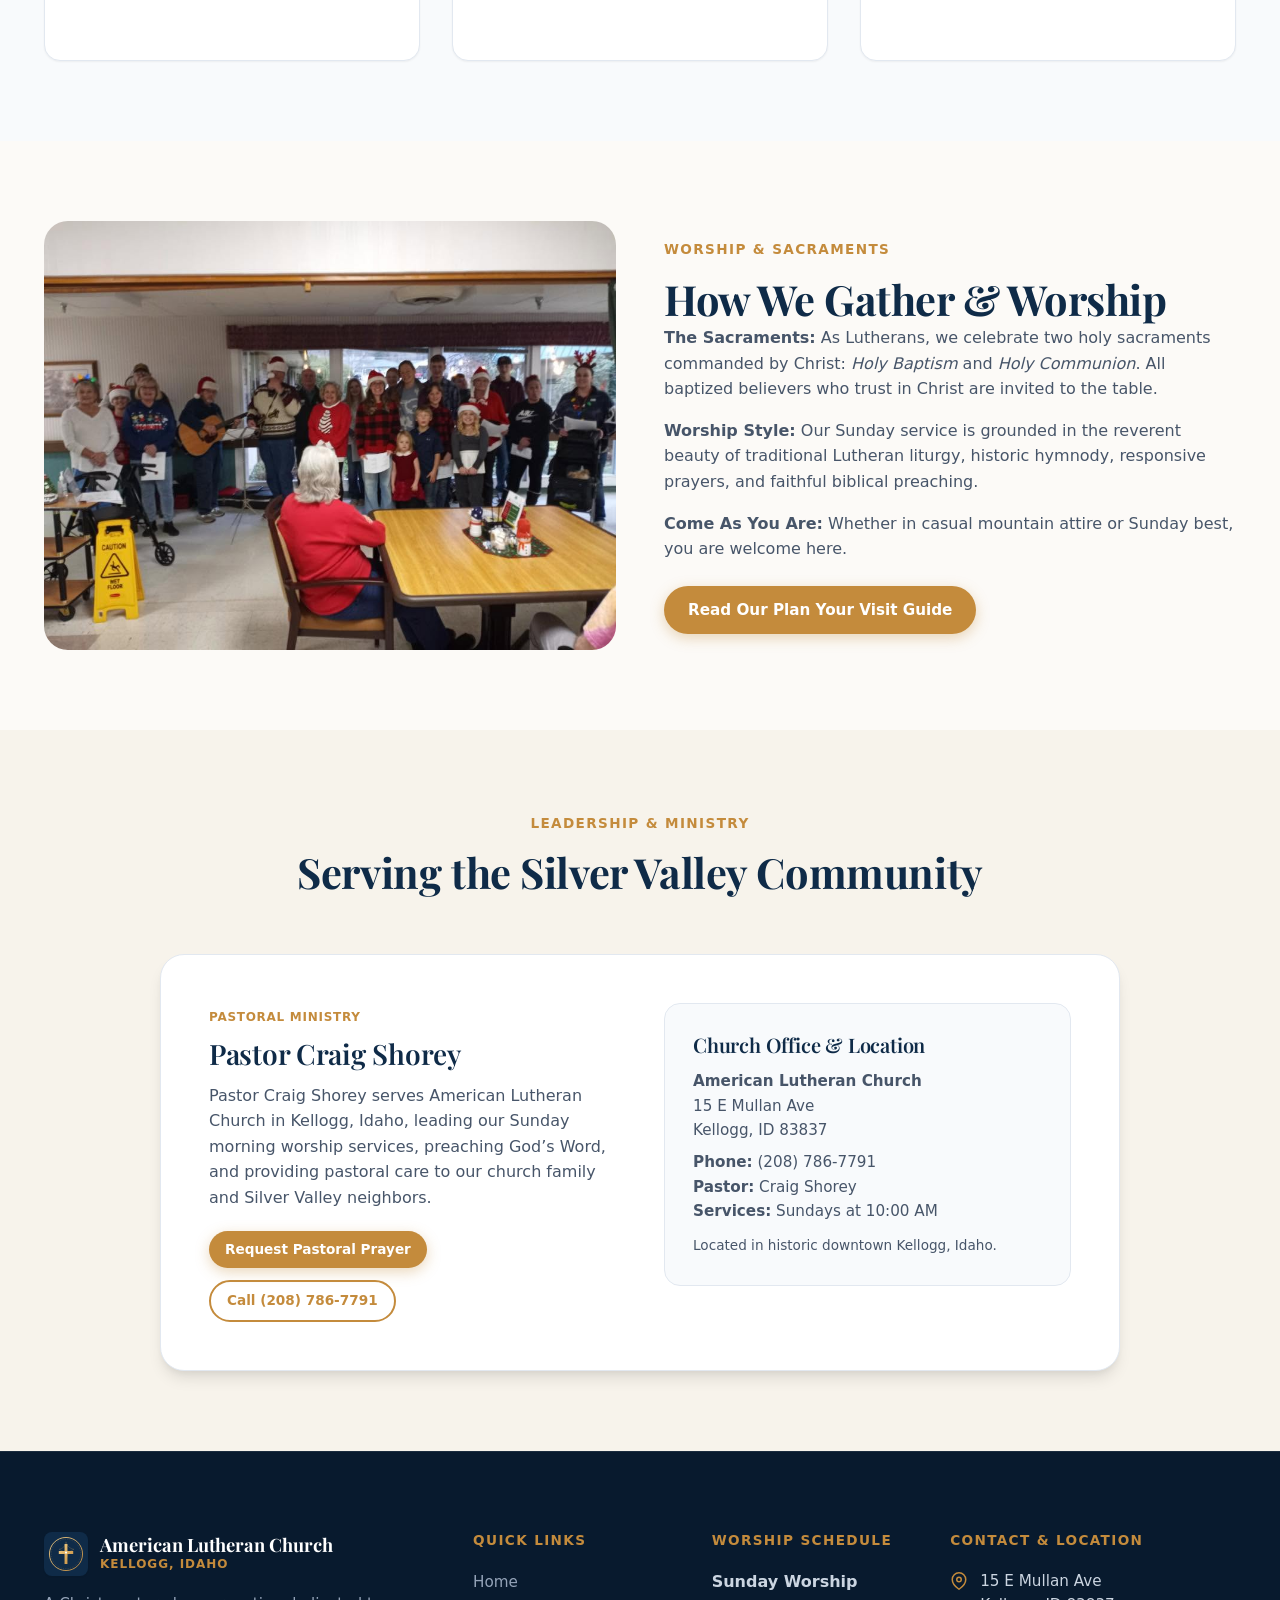
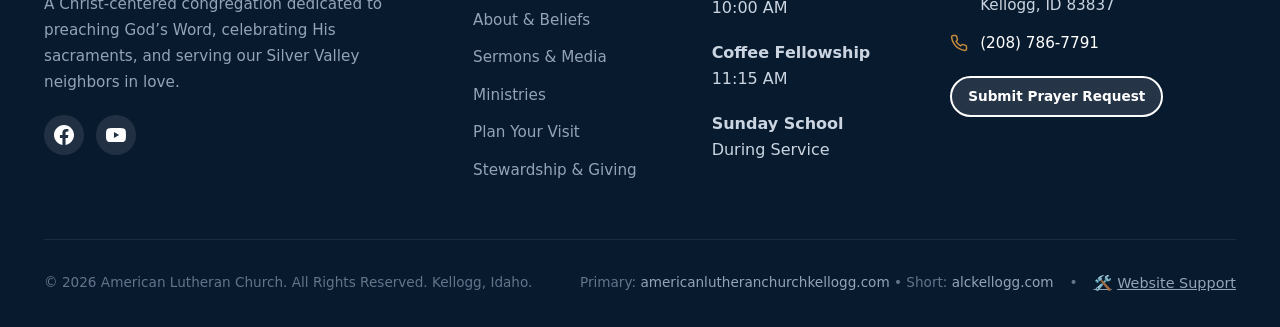
<file: about.html>
<!DOCTYPE html>
<html lang="en">
<head>
  <meta charset="UTF-8">
  <meta name="viewport" content="width=device-width, initial-scale=1.0">
  <title>About Us & Beliefs | American Lutheran Church Kellogg, Idaho</title>
  <meta name="description" content="Learn about American Lutheran Church in Kellogg ID. Discover our Lutheran faith, pastoral leadership under Pastor Craig Shorey, and our Silver Valley community.">
  
  <link rel="preconnect" href="https://fonts.googleapis.com">
  <link rel="preconnect" href="https://fonts.gstatic.com" crossorigin>
  <link href="https://fonts.googleapis.com/css2?family=Playfair+Display:ital,wght@0,600;0,700;1,600&family=Plus+Jakarta+Sans:wght@400;500;600;700&display=swap" rel="stylesheet">

  <link rel="stylesheet" href="css/styles.css">
  <link rel="icon" type="image/svg+xml" href="assets/icons/logo.svg">
</head>
<body>
  <a href="#main-content" class="skip-link">Skip to main content</a>

  <!-- Top Announcement Bar -->
  <aside class="top-banner">
    <div class="container banner-content">
      <div class="banner-left">
        <span class="banner-item">
          <svg width="15" height="15" viewBox="0 0 24 24" fill="none" stroke="currentColor" stroke-width="2"><circle cx="12" cy="12" r="10"></circle><polyline points="12 6 12 12 16 14"></polyline></svg>
          <strong id="sunday-countdown">Sunday Worship: 10:00 AM • Kellogg, ID</strong>
        </span>
        <span class="banner-item">
          <svg width="15" height="15" viewBox="0 0 24 24" fill="none" stroke="currentColor" stroke-width="2"><path d="M21 10c0 7-9 13-9 13s-9-6-9-13a9 9 0 0 1 18 0z"></path><circle cx="12" cy="10" r="3"></circle></svg>
          15 E Mullan Ave, Kellogg, ID 83837
        </span>
      </div>
      <div class="banner-right">
        <a href="tel:2087867791" class="banner-item">
          <svg width="15" height="15" viewBox="0 0 24 24" fill="none" stroke="currentColor" stroke-width="2"><path d="M22 16.92v3a2 2 0 0 1-2.18 2 19.79 19.79 0 0 1-8.63-3.07 19.5 19.5 0 0 1-6-6 19.79 19.79 0 0 1-3.07-8.67A2 2 0 0 1 4.11 2h3a2 2 0 0 1 2 1.72 12.84 12.84 0 0 0 .7 2.81 2 2 0 0 1-.45 2.11L8.09 9.91a16 16 0 0 0 6 6l1.27-1.27a2 2 0 0 1 2.11-.45 12.84 12.84 0 0 0 2.81.7A2 2 0 0 1 22 16.92z"></path></svg>
          (208) 786-7791
        </a>
      </div>
    </div>
  </aside>

  <!-- Site Navigation Header -->
  <header class="site-header">
    <div class="container header-container">
      <a href="index.html" class="brand-logo" aria-label="American Lutheran Church Homepage">
        <div class="brand-logo-icon">
          <img src="assets/icons/logo.svg" alt="ALC Logo" width="36" height="36">
        </div>
        <div class="brand-logo-text">
          <span class="brand-title">American Lutheran Church</span>
          <span class="brand-subtitle">Kellogg, Idaho • Silver Valley</span>
        </div>
      </a>

      <!-- Desktop Nav -->
      <nav class="desktop-nav" aria-label="Primary Navigation">
        <a href="index.html" class="nav-link">Home</a>
        <a href="about.html" class="nav-link active">About Us</a>
        <a href="sermons.html" class="nav-link">Sermons & Media</a>
        <a href="ministries.html" class="nav-link">Ministries</a>
        <a href="visit.html" class="nav-link">Plan Your Visit</a>
        <a href="give.html" class="nav-link">Give</a>
      </nav>

      <div class="nav-actions">
        <button type="button" class="btn btn-primary btn-sm" data-open-visit>Plan A Visit</button>
        <button type="button" class="mobile-toggle" aria-label="Toggle navigation menu" aria-expanded="false">
          <span></span>
          <span></span>
          <span></span>
        </button>
      </div>
    </div>
  </header>

  <!-- Mobile Drawer Menu -->
  <div class="mobile-menu" aria-label="Mobile Navigation">
    <a href="index.html" class="mobile-nav-link">Home <span>→</span></a>
    <a href="about.html" class="mobile-nav-link active">About Us <span>→</span></a>
    <a href="sermons.html" class="mobile-nav-link">Sermons & Media <span>→</span></a>
    <a href="ministries.html" class="mobile-nav-link">Ministries <span>→</span></a>
    <a href="visit.html" class="mobile-nav-link">Plan Your Visit <span>→</span></a>
    <a href="give.html" class="mobile-nav-link">Give <span>→</span></a>
    <div style="margin-top: 1.5rem; display: flex; flex-direction: column; gap: 0.75rem;">
      <button type="button" class="btn btn-primary" data-open-visit>Plan Your Visit</button>
      <button type="button" class="btn btn-outline-white" data-open-prayer>Submit Prayer Request</button>
    </div>
  </div>

  <main id="main-content">
    <!-- Page Header -->
    <section class="page-header">
      <div class="page-header-bg">
        <img src="assets/images/hero-exterior.jpg" alt="" loading="lazy">
      </div>
      <div class="container">
        <div class="page-header-content">
          <span class="hero-badge">Who We Are</span>
          <h1 class="page-header-title">Our Story, Faith & Mission</h1>
          <p class="page-header-lead">
            Proclaiming God's Word, sharing the grace of Jesus Christ, and serving our Kellogg and Silver Valley community.
          </p>
        </div>
      </div>
    </section>

    <!-- Mission & Pillars -->
    <section class="section">
      <div class="container">
        <div class="grid-2">
          <div>
            <span class="section-eyebrow">Our Foundation</span>
            <h2>A Christ-Centered Family in Kellogg</h2>
            <p class="lead">
              At American Lutheran Church, we are united by God’s grace in Jesus Christ.
            </p>
            <p>
              Located at 15 E Mullan Ave in Kellogg, Idaho, we are committed to being a welcoming home for worship, encouragement, and Christian community in the Silver Valley.
            </p>
            <p>
              Led by Pastor Craig Shorey, our worship services center on God's Word, the Gospel of Christ, and open Christian fellowship.
            </p>
          </div>
          <div class="spotlight-box">
            <div class="card-img-wrapper" style="aspect-ratio: 16/11;">
              <img src="assets/images/hero-exterior.jpg" alt="American Lutheran Church in Kellogg Idaho" width="720" height="495" loading="lazy">
            </div>
            <div style="padding: 1.5rem; background: var(--color-surface-subtle); border-top: 1px solid var(--color-border); text-align: center;">
              <span style="font-weight: 700; color: var(--color-primary);">15 E Mullan Ave • Kellogg, ID 83837</span>
            </div>
          </div>
        </div>
      </div>
    </section>

    <!-- The Three Solas / What We Believe -->
    <section class="section section-subtle" aria-labelledby="beliefs-heading">
      <div class="container">
        <div class="section-header">
          <span class="section-eyebrow">What We Believe</span>
          <h2 id="beliefs-heading">Our Core Lutheran Convictions</h2>
          <p class="section-description">
            Rooted in the timeless truths that point us back to the heart of the Gospel.
          </p>
        </div>

        <div class="grid-3">
          <div class="card" style="padding: 2.25rem;">
            <div class="brand-logo-icon" style="margin-bottom: 1.25rem;">
              <span style="font-weight: 800; font-size: 1.1rem; color: #f3d089;">1</span>
            </div>
            <h3 class="card-title">Grace Alone</h3>
            <span class="card-tag">Sola Gratia</span>
            <p class="card-text">
              We believe that we are reconciled to God entirely by His free gift of grace through Jesus Christ's death and resurrection, not by our own works.
            </p>
          </div>

          <div class="card" style="padding: 2.25rem;">
            <div class="brand-logo-icon" style="margin-bottom: 1.25rem;">
              <span style="font-weight: 800; font-size: 1.1rem; color: #f3d089;">2</span>
            </div>
            <h3 class="card-title">Faith Alone</h3>
            <span class="card-tag">Sola Fide</span>
            <p class="card-text">
              Trust in Jesus Christ as Lord and Savior is how we receive God’s forgiveness and eternal life. Faith is created in our hearts by the Holy Spirit.
            </p>
          </div>

          <div class="card" style="padding: 2.25rem;">
            <div class="brand-logo-icon" style="margin-bottom: 1.25rem;">
              <span style="font-weight: 800; font-size: 1.1rem; color: #f3d089;">3</span>
            </div>
            <h3 class="card-title">Scripture Alone</h3>
            <span class="card-tag">Sola Scriptura</span>
            <p class="card-text">
              The Bible is the inspired, authoritative Word of God and the only true norm and source for our Christian faith, daily living, preaching, and teaching.
            </p>
          </div>
        </div>
      </div>
    </section>

    <!-- Sacraments & Worship Style -->
    <section class="section">
      <div class="container">
        <div class="grid-2">
          <div class="card-img-wrapper" style="aspect-ratio: 4/3; border-radius: var(--radius-2xl); overflow: hidden;">
            <img src="assets/images/caroling-community.jpg" 
                 alt="American Lutheran Church members and children caroling Christmas hymns for seniors in the Silver Valley" 
                 width="720" height="540" loading="lazy">
          </div>
          <div>
            <span class="section-eyebrow">Worship & Sacraments</span>
            <h2>How We Gather & Worship</h2>
            <p>
              <strong>The Sacraments:</strong> As Lutherans, we celebrate two holy sacraments commanded by Christ: <em>Holy Baptism</em> and <em>Holy Communion</em>. All baptized believers who trust in Christ are invited to the table.
            </p>
            <p>
              <strong>Worship Style:</strong> Our Sunday service is grounded in the reverent beauty of traditional Lutheran liturgy, historic hymnody, responsive prayers, and faithful biblical preaching.
            </p>
            <p>
              <strong>Come As You Are:</strong> Whether in casual mountain attire or Sunday best, you are welcome here.
            </p>
            <div style="margin-top: 1.5rem;">
              <a href="visit.html" class="btn btn-primary">Read Our Plan Your Visit Guide</a>
            </div>
          </div>
        </div>
      </div>
    </section>

    <!-- Pastoral Leadership & Silver Valley Heritage -->
    <section class="section section-warm">
      <div class="container">
        <div class="section-header">
          <span class="section-eyebrow">Leadership & Ministry</span>
          <h2>Serving the Silver Valley Community</h2>
        </div>

        <div class="spotlight-box" style="max-width: 960px; margin: 0 auto;">
          <div class="spotlight-content">
            <div class="grid-2" style="align-items: flex-start;">
              <div>
                <span class="card-tag">Pastoral Ministry</span>
                <h3>Pastor Craig Shorey</h3>
                <p style="margin-top: 0.75rem;">
                  Pastor Craig Shorey serves American Lutheran Church in Kellogg, Idaho, leading our Sunday morning worship services, preaching God’s Word, and providing pastoral care to our church family and Silver Valley neighbors.
                </p>
                <div style="display: flex; gap: 0.75rem; flex-wrap: wrap; margin-top: 1.25rem;">
                  <button type="button" class="btn btn-sm btn-primary" data-open-prayer>Request Pastoral Prayer</button>
                  <a href="tel:2087867791" class="btn btn-sm btn-outline">Call (208) 786-7791</a>
                </div>
              </div>
              <div style="background: var(--color-surface-subtle); padding: 1.75rem; border-radius: var(--radius-xl); border: 1px solid var(--color-border);">
                <h4 style="color: var(--color-primary); margin-bottom: 0.75rem;">Church Office & Location</h4>
                <p style="font-size: 0.95rem; margin-bottom: 0.5rem;">
                  <strong>American Lutheran Church</strong><br>
                  15 E Mullan Ave<br>
                  Kellogg, ID 83837
                </p>
                <p style="font-size: 0.95rem; margin-bottom: 0.75rem;">
                  <strong>Phone:</strong> (208) 786-7791<br>
                  <strong>Pastor:</strong> Craig Shorey<br>
                  <strong>Services:</strong> Sundays at 10:00 AM
                </p>
                <p style="font-size: 0.85rem; color: var(--color-text-muted); margin-bottom: 0;">
                  Located in historic downtown Kellogg, Idaho.
                </p>
              </div>
            </div>
          </div>
        </div>
      </div>
    </section>
  </main>

  <!-- Site Footer -->
  <footer class="site-footer">
    <div class="container">
      <div class="footer-grid">
        <div>
          <div class="brand-logo" style="margin-bottom: 1rem;">
            <div class="brand-logo-icon">
              <img src="assets/icons/logo.svg" alt="ALC Logo" width="36" height="36">
            </div>
            <div class="brand-logo-text">
              <span class="brand-title" style="color: #ffffff;">American Lutheran Church</span>
              <span class="brand-subtitle">Kellogg, Idaho</span>
            </div>
          </div>
          <p style="color: #94a3b8; font-size: 0.95rem; line-height: 1.7;">
            A Christ-centered congregation dedicated to preaching God’s Word, celebrating His sacraments, and serving our Silver Valley neighbors in love.
          </p>
          <div class="footer-social-links">
            <a href="https://www.facebook.com/share/19XvBsfiGR/?mibextid=wwXIfr" target="_blank" rel="noopener noreferrer" class="social-icon-link" aria-label="Facebook Page">
              <svg width="20" height="20" viewBox="0 0 24 24" fill="currentColor"><path d="M24 12.073c0-6.627-5.373-12-12-12s-12 5.373-12 12c0 5.99 4.388 10.954 10.125 11.854v-8.385H7.078v-3.47h3.047V9.43c0-3.007 1.792-4.669 4.533-4.669 1.312 0 2.686.235 2.686.235v2.953H15.83c-1.491 0-1.956.925-1.956 1.874v2.25h3.328l-.532 3.47h-2.796v8.385C19.612 23.027 24 18.062 24 12.073z"/></svg>
            </a>
            <a href="https://www.youtube.com/@americanlutheranchurchkellogg" target="_blank" rel="noopener noreferrer" class="social-icon-link" aria-label="YouTube Channel">
              <svg width="20" height="20" viewBox="0 0 24 24" fill="currentColor"><path d="M23.498 6.186a3.016 3.016 0 0 0-2.122-2.136C19.505 3.545 12 3.545 12 3.545s-7.505 0-9.377.505A3.017 3.017 0 0 0 .502 6.186C0 8.07 0 12 0 12s0 3.93.502 5.814a3.016 3.016 0 0 0 2.122 2.136c1.871.505 9.376.505 9.376.505s7.505 0 9.377-.505a3.015 3.015 0 0 0 2.122-2.136C24 15.93 24 12 24 12s0-3.93-.502-5.814zM9.545 15.568V8.432L15.818 12l-6.273 3.568z"/></svg>
            </a>
          </div>
        </div>

        <div>
          <h4 class="footer-heading">Quick Links</h4>
          <ul class="footer-links">
            <li><a href="index.html">Home</a></li>
            <li><a href="about.html">About & Beliefs</a></li>
            <li><a href="sermons.html">Sermons & Media</a></li>
            <li><a href="ministries.html">Ministries</a></li>
            <li><a href="visit.html">Plan Your Visit</a></li>
            <li><a href="give.html">Stewardship & Giving</a></li>
          </ul>
        </div>

        <div>
          <h4 class="footer-heading">Worship Schedule</h4>
          <ul class="footer-links">
            <li style="color: #cbd5e1;"><strong>Sunday Worship</strong><br>10:00 AM</li>
            <li style="color: #cbd5e1; margin-top: 0.5rem;"><strong>Coffee Fellowship</strong><br>11:15 AM</li>
            <li style="color: #cbd5e1; margin-top: 0.5rem;"><strong>Sunday School</strong><br>During Service</li>
          </ul>
        </div>

        <div>
          <h4 class="footer-heading">Contact & Location</h4>
          <div class="footer-contact-item">
            <svg width="18" height="18" viewBox="0 0 24 24" fill="none" stroke="currentColor" stroke-width="2"><path d="M21 10c0 7-9 13-9 13s-9-6-9-13a9 9 0 0 1 18 0z"></path><circle cx="12" cy="10" r="3"></circle></svg>
            <span>15 E Mullan Ave<br>Kellogg, ID 83837</span>
          </div>
          <div class="footer-contact-item">
            <svg width="18" height="18" viewBox="0 0 24 24" fill="none" stroke="currentColor" stroke-width="2"><path d="M22 16.92v3a2 2 0 0 1-2.18 2 19.79 19.79 0 0 1-8.63-3.07 19.5 19.5 0 0 1-6-6 19.79 19.79 0 0 1-3.07-8.67A2 2 0 0 1 4.11 2h3a2 2 0 0 1 2 1.72 12.84 12.84 0 0 0 .7 2.81 2 2 0 0 1-.45 2.11L8.09 9.91a16 16 0 0 0 6 6l1.27-1.27a2 2 0 0 1 2.11-.45 12.84 12.84 0 0 0 2.81.7A2 2 0 0 1 22 16.92z"></path></svg>
            <a href="tel:2087867791" style="color: #ffffff;">(208) 786-7791</a>
          </div>
          <div style="margin-top: 1.25rem;">
            <button type="button" class="btn btn-sm btn-outline-white" data-open-prayer>Submit Prayer Request</button>
          </div>
        </div>
      </div>

      <div class="footer-bottom">
        <div>
          &copy; <span id="year">2026</span> American Lutheran Church. All Rights Reserved. Kellogg, Idaho.
        </div>
        <div style="display: flex; gap: 1rem; align-items: center; flex-wrap: wrap;">
          <span>Primary: <a href="https://americanlutheranchurchkellogg.com">americanlutheranchurchkellogg.com</a> • Short: <a href="https://alckellogg.com">alckellogg.com</a></span>
          <span>•</span>
          <button type="button" data-modal="support-modal" style="background: none; border: none; color: #94a3b8; cursor: pointer; text-decoration: underline; font-size: 0.9rem; padding: 0; display: inline-flex; align-items: center; gap: 0.35rem;">
            <span>🛠️</span> <span>Website Support</span>
          </button>
        </div>
      </div>
    </div>
  </footer>

  <!-- Modal: Plan Your Visit Dialog -->
  <dialog id="visit-modal" aria-labelledby="visit-modal-title">
    <div class="modal-header">
      <h3 id="visit-modal-title">Plan Your Visit to ALC Kellogg</h3>
      <button type="button" class="modal-close-btn" aria-label="Close dialog">&times;</button>
    </div>
    <div class="modal-body">
      <form id="visit-form">
        <div class="form-group">
          <label for="visit-name" class="form-label">Your Name</label>
          <input type="text" id="visit-name" class="form-control" placeholder="Jane & John Doe" required>
        </div>
        <div class="form-group">
          <label for="visit-email" class="form-label">Email Address</label>
          <input type="email" id="visit-email" class="form-control" placeholder="you@example.com" required>
        </div>
        <div class="form-group">
          <label for="visit-notes" class="form-label">Any Questions or Children's Ages?</label>
          <textarea id="visit-notes" class="form-control" rows="3" placeholder="Tell us if you have kids joining Sunday School..."></textarea>
        </div>
        <div style="display: flex; justify-content: flex-end; gap: 0.75rem; margin-top: 1.5rem;">
          <button type="button" class="btn btn-outline" data-close-modal>Cancel</button>
          <button type="submit" class="btn btn-primary">Submit Visit Plan</button>
        </div>
      </form>
    </div>
  </dialog>

  <!-- Modal: Prayer Request Dialog -->
  <dialog id="prayer-modal" aria-labelledby="prayer-modal-title">
    <div class="modal-header">
      <h3 id="prayer-modal-title">Share a Prayer Request</h3>
      <button type="button" class="modal-close-btn" aria-label="Close dialog">&times;</button>
    </div>
    <div class="modal-body">
      <form id="prayer-form">
        <div class="form-group">
          <label for="prayer-name" class="form-label">Your Name (Optional)</label>
          <input type="text" id="prayer-name" class="form-control" placeholder="Leave blank for anonymous">
        </div>
        <div class="form-group">
          <label for="prayer-contact" class="form-label">Phone or Email (Optional)</label>
          <input type="text" id="prayer-contact" class="form-control" placeholder="Phone or email">
        </div>
        <div class="form-group">
          <label for="prayer-text" class="form-label">Your Prayer Request</label>
          <textarea id="prayer-text" class="form-control" rows="4" placeholder="How can we pray for you?" required></textarea>
        </div>
        <div class="form-group">
          <label style="display: flex; align-items: center; gap: 0.5rem; font-size: 0.9rem; cursor: pointer;">
            <input type="checkbox" id="prayer-confidential" name="confidential">
            <span>Keep this request confidential for Pastor only</span>
          </label>
        </div>
        <div style="display: flex; justify-content: flex-end; gap: 0.75rem; margin-top: 1.5rem;">
          <button type="button" class="btn btn-outline" data-close-modal>Cancel</button>
          <button type="submit" class="btn btn-primary">Send Prayer Request</button>
        </div>
      </form>
    </div>
  </dialog>

  <!-- Modal: Website Support & Feedback Ticket Dialog -->
  <dialog id="support-modal" aria-labelledby="support-modal-title">
    <div class="modal-header">
      <h3 id="support-modal-title">Website Support & Feedback</h3>
      <button type="button" class="modal-close-btn" aria-label="Close dialog">&times;</button>
    </div>
    <div class="modal-body">
      <div class="badge-page-context">
        <span>Current Page:</span> <span id="ticket-page-display">about.html</span>
      </div>
      <p style="margin-bottom: 1.25rem; font-size: 0.95rem; color: var(--color-slate);">
        Notice a typo, outdated service time, or want to suggest a change? Fill out this quick form and our <strong>ALC Support</strong> system will automatically create a ticket and update the site.
      </p>
      <form id="support-form">
        <input type="hidden" id="ticket-page-url" value="">
        <input type="hidden" id="ticket-page-title" value="">
        
        <div class="form-group">
          <label for="ticket-text" class="form-label">What would you like updated or fixed? *</label>
          <textarea id="ticket-text" class="form-control" rows="4" placeholder="Example: Update pastor profile or fix text on this page..." required></textarea>
        </div>

        <div class="form-group">
          <label for="ticket-name" class="form-label">Your Name (Optional)</label>
          <input type="text" id="ticket-name" class="form-control" placeholder="Your Name">
        </div>

        <div class="form-group">
          <label for="ticket-contact" class="form-label">Email or Phone (Optional, for follow-up)</label>
          <input type="text" id="ticket-contact" class="form-control" placeholder="your@email.com or phone number">
        </div>

        <div style="display: flex; justify-content: flex-end; gap: 0.75rem; margin-top: 1.5rem;">
          <button type="button" class="btn btn-outline" data-close-modal>Cancel</button>
          <button type="submit" class="btn btn-primary">Submit Support Ticket</button>
        </div>
      </form>
    </div>
  </dialog>

  <script src="js/main.js"></script>
</body>
</html>
</file>
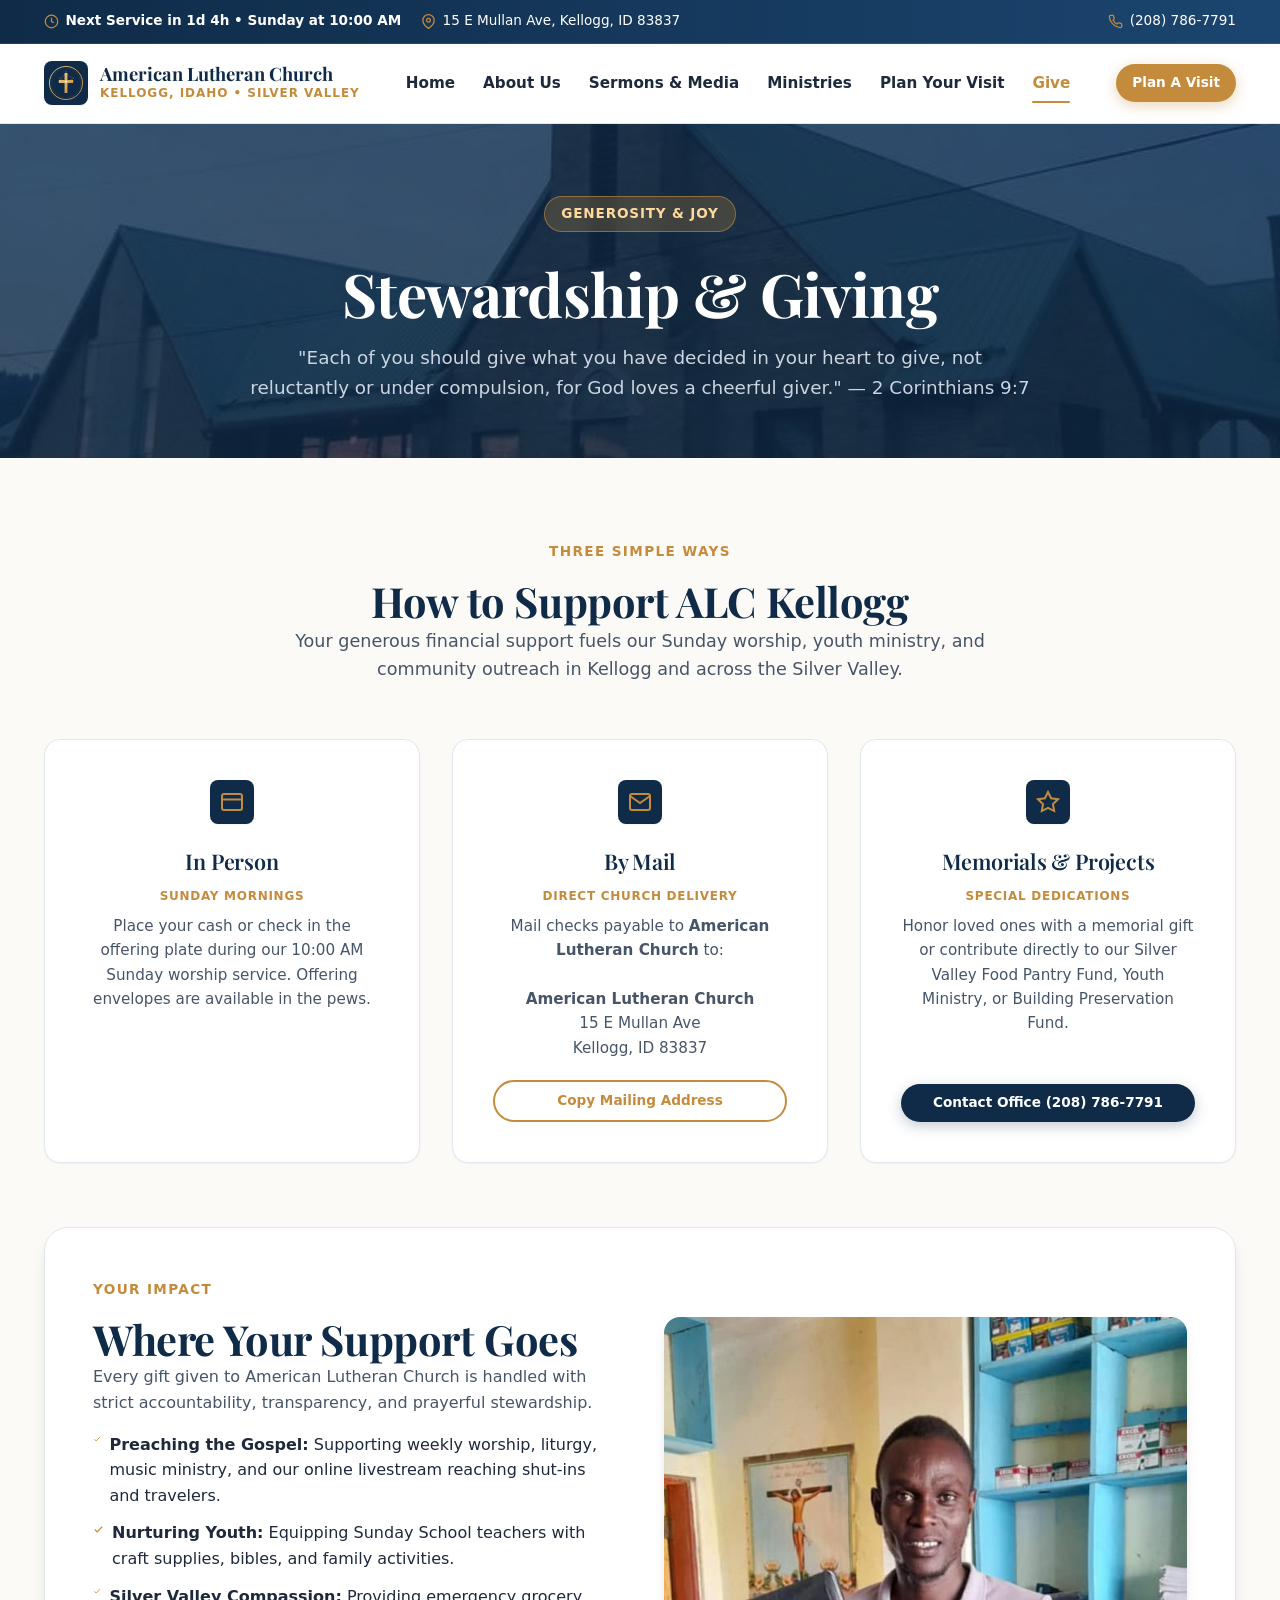
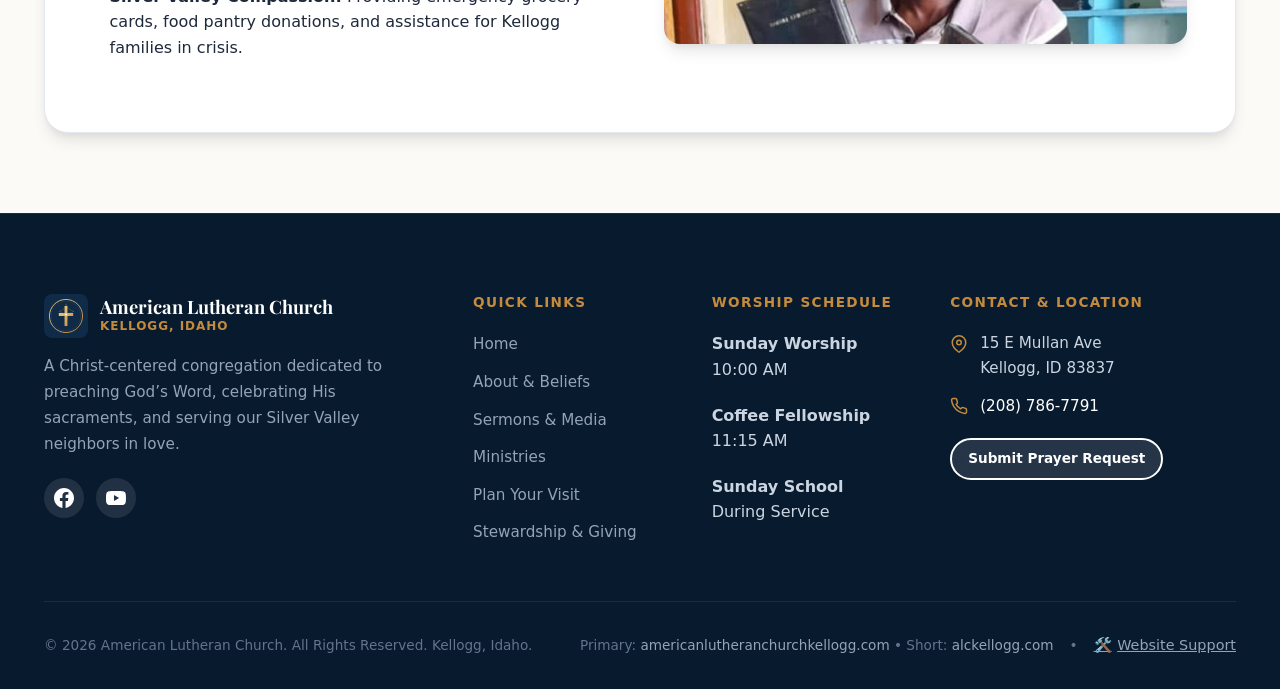
<file: give.html>
<!DOCTYPE html>
<html lang="en">
<head>
  <meta charset="UTF-8">
  <meta name="viewport" content="width=device-width, initial-scale=1.0">
  <title>Stewardship & Giving | American Lutheran Church Kellogg, Idaho</title>
  <meta name="description" content="Support the ministry and community outreach of American Lutheran Church in Kellogg, ID. Give online, by mail to 15 E Mullan Ave, or during Sunday services.">
  
  <link rel="preconnect" href="https://fonts.googleapis.com">
  <link rel="preconnect" href="https://fonts.gstatic.com" crossorigin>
  <link href="https://fonts.googleapis.com/css2?family=Playfair+Display:ital,wght@0,600;0,700;1,600&family=Plus+Jakarta+Sans:wght@400;500;600;700&display=swap" rel="stylesheet">

  <link rel="stylesheet" href="css/styles.css">
  <link rel="icon" type="image/svg+xml" href="assets/icons/logo.svg">
</head>
<body>
  <a href="#main-content" class="skip-link">Skip to main content</a>

  <!-- Top Announcement Bar -->
  <aside class="top-banner">
    <div class="container banner-content">
      <div class="banner-left">
        <span class="banner-item">
          <svg width="15" height="15" viewBox="0 0 24 24" fill="none" stroke="currentColor" stroke-width="2"><circle cx="12" cy="12" r="10"></circle><polyline points="12 6 12 12 16 14"></polyline></svg>
          <strong id="sunday-countdown">Sunday Worship: 10:00 AM • Kellogg, ID</strong>
        </span>
        <span class="banner-item">
          <svg width="15" height="15" viewBox="0 0 24 24" fill="none" stroke="currentColor" stroke-width="2"><path d="M21 10c0 7-9 13-9 13s-9-6-9-13a9 9 0 0 1 18 0z"></path><circle cx="12" cy="10" r="3"></circle></svg>
          15 E Mullan Ave, Kellogg, ID 83837
        </span>
      </div>
      <div class="banner-right">
        <a href="tel:2087867791" class="banner-item">
          <svg width="15" height="15" viewBox="0 0 24 24" fill="none" stroke="currentColor" stroke-width="2"><path d="M22 16.92v3a2 2 0 0 1-2.18 2 19.79 19.79 0 0 1-8.63-3.07 19.5 19.5 0 0 1-6-6 19.79 19.79 0 0 1-3.07-8.67A2 2 0 0 1 4.11 2h3a2 2 0 0 1 2 1.72 12.84 12.84 0 0 0 .7 2.81 2 2 0 0 1-.45 2.11L8.09 9.91a16 16 0 0 0 6 6l1.27-1.27a2 2 0 0 1 2.11-.45 12.84 12.84 0 0 0 2.81.7A2 2 0 0 1 22 16.92z"></path></svg>
          (208) 786-7791
        </a>
      </div>
    </div>
  </aside>

  <!-- Site Navigation Header -->
  <header class="site-header">
    <div class="container header-container">
      <a href="index.html" class="brand-logo" aria-label="American Lutheran Church Homepage">
        <div class="brand-logo-icon">
          <img src="assets/icons/logo.svg" alt="ALC Logo" width="36" height="36">
        </div>
        <div class="brand-logo-text">
          <span class="brand-title">American Lutheran Church</span>
          <span class="brand-subtitle">Kellogg, Idaho • Silver Valley</span>
        </div>
      </a>

      <!-- Desktop Nav -->
      <nav class="desktop-nav" aria-label="Primary Navigation">
        <a href="index.html" class="nav-link">Home</a>
        <a href="about.html" class="nav-link">About Us</a>
        <a href="sermons.html" class="nav-link">Sermons & Media</a>
        <a href="ministries.html" class="nav-link">Ministries</a>
        <a href="visit.html" class="nav-link">Plan Your Visit</a>
        <a href="give.html" class="nav-link active">Give</a>
      </nav>

      <div class="nav-actions">
        <button type="button" class="btn btn-primary btn-sm" data-open-visit>Plan A Visit</button>
        <button type="button" class="mobile-toggle" aria-label="Toggle navigation menu" aria-expanded="false">
          <span></span>
          <span></span>
          <span></span>
        </button>
      </div>
    </div>
  </header>

  <!-- Mobile Drawer Menu -->
  <div class="mobile-menu" aria-label="Mobile Navigation">
    <a href="index.html" class="mobile-nav-link">Home <span>→</span></a>
    <a href="about.html" class="mobile-nav-link">About Us <span>→</span></a>
    <a href="sermons.html" class="mobile-nav-link">Sermons & Media <span>→</span></a>
    <a href="ministries.html" class="mobile-nav-link">Ministries <span>→</span></a>
    <a href="visit.html" class="mobile-nav-link">Plan Your Visit <span>→</span></a>
    <a href="give.html" class="mobile-nav-link active">Give <span>→</span></a>
    <div style="margin-top: 1.5rem; display: flex; flex-direction: column; gap: 0.75rem;">
      <button type="button" class="btn btn-primary" data-open-visit>Plan Your Visit</button>
      <button type="button" class="btn btn-outline-white" data-open-prayer>Submit Prayer Request</button>
    </div>
  </div>

  <main id="main-content">
    <!-- Page Header -->
    <section class="page-header">
      <div class="page-header-bg">
        <img src="assets/images/hero-exterior.jpg" alt="" loading="lazy">
      </div>
      <div class="container">
        <div class="page-header-content">
          <span class="hero-badge">Generosity & Joy</span>
          <h1 class="page-header-title">Stewardship & Giving</h1>
          <p class="page-header-lead">
            "Each of you should give what you have decided in your heart to give, not reluctantly or under compulsion, for God loves a cheerful giver." — 2 Corinthians 9:7
          </p>
        </div>
      </div>
    </section>

    <!-- Ways to Give Grid -->
    <section class="section">
      <div class="container">
        <div class="section-header">
          <span class="section-eyebrow">Three Simple Ways</span>
          <h2>How to Support ALC Kellogg</h2>
          <p class="section-description">
            Your generous financial support fuels our Sunday worship, youth ministry, and community outreach in Kellogg and across the Silver Valley.
          </p>
        </div>

        <div class="grid-3" style="margin-bottom: 4rem;">
          <!-- Option 1: In Person -->
          <div class="card" style="padding: 2.5rem; text-align: center;">
            <div class="brand-logo-icon" style="margin: 0 auto 1.5rem auto;">
              <svg width="24" height="24" viewBox="0 0 24 24" fill="none" stroke="currentColor" stroke-width="2"><rect x="2" y="4" width="20" height="16" rx="2"></rect><path d="M7 15h0M2 9.5h20"></path></svg>
            </div>
            <h3 class="card-title">In Person</h3>
            <span class="card-tag">Sunday Mornings</span>
            <p class="card-text">
              Place your cash or check in the offering plate during our 10:00 AM Sunday worship service. Offering envelopes are available in the pews.
            </p>
          </div>

          <!-- Option 2: Mail A Check -->
          <div class="card" style="padding: 2.5rem; text-align: center;">
            <div class="brand-logo-icon" style="margin: 0 auto 1.5rem auto;">
              <svg width="24" height="24" viewBox="0 0 24 24" fill="none" stroke="currentColor" stroke-width="2"><path d="M4 4h16c1.1 0 2 .9 2 2v12c0 1.1-.9 2-2 2H4c-1.1 0-2-.9-2-2V6c0-1.1.9-2 2-2z"></path><polyline points="22,6 12,13 2,6"></polyline></svg>
            </div>
            <h3 class="card-title">By Mail</h3>
            <span class="card-tag">Direct Church Delivery</span>
            <p class="card-text">
              Mail checks payable to <strong>American Lutheran Church</strong> to:<br><br>
              <strong>American Lutheran Church</strong><br>
              15 E Mullan Ave<br>
              Kellogg, ID 83837
            </p>
            <button type="button" class="btn btn-sm btn-outline" data-copy-address>Copy Mailing Address</button>
          </div>

          <!-- Option 3: Memorials & Special Funds -->
          <div class="card" style="padding: 2.5rem; text-align: center;">
            <div class="brand-logo-icon" style="margin: 0 auto 1.5rem auto;">
              <svg width="24" height="24" viewBox="0 0 24 24" fill="none" stroke="currentColor" stroke-width="2"><polygon points="12 2 15.09 8.26 22 9.27 17 14.14 18.18 21.02 12 17.77 5.82 21.02 7 14.14 2 9.27 8.91 8.26 12 2"></polygon></svg>
            </div>
            <h3 class="card-title">Memorials & Projects</h3>
            <span class="card-tag">Special Dedications</span>
            <p class="card-text">
              Honor loved ones with a memorial gift or contribute directly to our Silver Valley Food Pantry Fund, Youth Ministry, or Building Preservation Fund.
            </p>
            <a href="tel:2087867791" class="btn btn-sm btn-secondary">Contact Office (208) 786-7791</a>
          </div>
        </div>

        <!-- Theology of Giving / Impact Spotlight -->
        <div class="spotlight-box">
          <div class="spotlight-content">
            <div class="grid-2">
              <div>
                <span class="section-eyebrow">Your Impact</span>
                <h2>Where Your Support Goes</h2>
                <p>
                  Every gift given to American Lutheran Church is handled with strict accountability, transparency, and prayerful stewardship.
                </p>
                <ul style="list-style: none; margin-bottom: 1.5rem; display: flex; flex-direction: column; gap: 0.75rem;">
                  <li style="display: flex; align-items: flex-start; gap: 0.5rem;">
                    <svg width="18" height="18" viewBox="0 0 24 24" fill="none" stroke="var(--color-accent)" stroke-width="2.5" style="margin-top: 0.2rem;"><polyline points="20 6 9 17 4 12"></polyline></svg>
                    <span><strong>Preaching the Gospel:</strong> Supporting weekly worship, liturgy, music ministry, and our online livestream reaching shut-ins and travelers.</span>
                  </li>
                  <li style="display: flex; align-items: flex-start; gap: 0.5rem;">
                    <svg width="18" height="18" viewBox="0 0 24 24" fill="none" stroke="var(--color-accent)" stroke-width="2.5" style="margin-top: 0.2rem;"><polyline points="20 6 9 17 4 12"></polyline></svg>
                    <span><strong>Nurturing Youth:</strong> Equipping Sunday School teachers with craft supplies, bibles, and family activities.</span>
                  </li>
                  <li style="display: flex; align-items: flex-start; gap: 0.5rem;">
                    <svg width="18" height="18" viewBox="0 0 24 24" fill="none" stroke="var(--color-accent)" stroke-width="2.5" style="margin-top: 0.2rem;"><polyline points="20 6 9 17 4 12"></polyline></svg>
                    <span><strong>Silver Valley Compassion:</strong> Providing emergency grocery cards, food pantry donations, and assistance for Kellogg families in crisis.</span>
                  </li>
                </ul>
              </div>
              <div class="card-img-wrapper" style="border-radius: var(--radius-xl); box-shadow: var(--shadow-lg);">
                <img src="assets/images/outreach.jpg" alt="Silver Valley community outreach and ministry" width="700" height="450" loading="lazy" style="object-position: center 20%;">
              </div>
            </div>
          </div>
        </div>
      </div>
    </section>
  </main>

  <!-- Site Footer -->
  <footer class="site-footer">
    <div class="container">
      <div class="footer-grid">
        <div>
          <div class="brand-logo" style="margin-bottom: 1rem;">
            <div class="brand-logo-icon">
              <img src="assets/icons/logo.svg" alt="ALC Logo" width="36" height="36">
            </div>
            <div class="brand-logo-text">
              <span class="brand-title" style="color: #ffffff;">American Lutheran Church</span>
              <span class="brand-subtitle">Kellogg, Idaho</span>
            </div>
          </div>
          <p style="color: #94a3b8; font-size: 0.95rem; line-height: 1.7;">
            A Christ-centered congregation dedicated to preaching God’s Word, celebrating His sacraments, and serving our Silver Valley neighbors in love.
          </p>
          <div class="footer-social-links">
            <a href="https://www.facebook.com/share/19XvBsfiGR/?mibextid=wwXIfr" target="_blank" rel="noopener noreferrer" class="social-icon-link" aria-label="Facebook Page">
              <svg width="20" height="20" viewBox="0 0 24 24" fill="currentColor"><path d="M24 12.073c0-6.627-5.373-12-12-12s-12 5.373-12 12c0 5.99 4.388 10.954 10.125 11.854v-8.385H7.078v-3.47h3.047V9.43c0-3.007 1.792-4.669 4.533-4.669 1.312 0 2.686.235 2.686.235v2.953H15.83c-1.491 0-1.956.925-1.956 1.874v2.25h3.328l-.532 3.47h-2.796v8.385C19.612 23.027 24 18.062 24 12.073z"/></svg>
            </a>
            <a href="https://www.youtube.com/@americanlutheranchurchkellogg" target="_blank" rel="noopener noreferrer" class="social-icon-link" aria-label="YouTube Channel">
              <svg width="20" height="20" viewBox="0 0 24 24" fill="currentColor"><path d="M23.498 6.186a3.016 3.016 0 0 0-2.122-2.136C19.505 3.545 12 3.545 12 3.545s-7.505 0-9.377.505A3.017 3.017 0 0 0 .502 6.186C0 8.07 0 12 0 12s0 3.93.502 5.814a3.016 3.016 0 0 0 2.122 2.136c1.871.505 9.376.505 9.376.505s7.505 0 9.377-.505a3.015 3.015 0 0 0 2.122-2.136C24 15.93 24 12 24 12s0-3.93-.502-5.814zM9.545 15.568V8.432L15.818 12l-6.273 3.568z"/></svg>
            </a>
          </div>
        </div>

        <div>
          <h4 class="footer-heading">Quick Links</h4>
          <ul class="footer-links">
            <li><a href="index.html">Home</a></li>
            <li><a href="about.html">About & Beliefs</a></li>
            <li><a href="sermons.html">Sermons & Media</a></li>
            <li><a href="ministries.html">Ministries</a></li>
            <li><a href="visit.html">Plan Your Visit</a></li>
            <li><a href="give.html">Stewardship & Giving</a></li>
          </ul>
        </div>

        <div>
          <h4 class="footer-heading">Worship Schedule</h4>
          <ul class="footer-links">
            <li style="color: #cbd5e1;"><strong>Sunday Worship</strong><br>10:00 AM</li>
            <li style="color: #cbd5e1; margin-top: 0.5rem;"><strong>Coffee Fellowship</strong><br>11:15 AM</li>
            <li style="color: #cbd5e1; margin-top: 0.5rem;"><strong>Sunday School</strong><br>During Service</li>
          </ul>
        </div>

        <div>
          <h4 class="footer-heading">Contact & Location</h4>
          <div class="footer-contact-item">
            <svg width="18" height="18" viewBox="0 0 24 24" fill="none" stroke="currentColor" stroke-width="2"><path d="M21 10c0 7-9 13-9 13s-9-6-9-13a9 9 0 0 1 18 0z"></path><circle cx="12" cy="10" r="3"></circle></svg>
            <span>15 E Mullan Ave<br>Kellogg, ID 83837</span>
          </div>
          <div class="footer-contact-item">
            <svg width="18" height="18" viewBox="0 0 24 24" fill="none" stroke="currentColor" stroke-width="2"><path d="M22 16.92v3a2 2 0 0 1-2.18 2 19.79 19.79 0 0 1-8.63-3.07 19.5 19.5 0 0 1-6-6 19.79 19.79 0 0 1-3.07-8.67A2 2 0 0 1 4.11 2h3a2 2 0 0 1 2 1.72 12.84 12.84 0 0 0 .7 2.81 2 2 0 0 1-.45 2.11L8.09 9.91a16 16 0 0 0 6 6l1.27-1.27a2 2 0 0 1 2.11-.45 12.84 12.84 0 0 0 2.81.7A2 2 0 0 1 22 16.92z"></path></svg>
            <a href="tel:2087867791" style="color: #ffffff;">(208) 786-7791</a>
          </div>
          <div style="margin-top: 1.25rem;">
            <button type="button" class="btn btn-sm btn-outline-white" data-open-prayer>Submit Prayer Request</button>
          </div>
        </div>
      </div>

      <div class="footer-bottom">
        <div>
          &copy; <span id="year">2026</span> American Lutheran Church. All Rights Reserved. Kellogg, Idaho.
        </div>
        <div style="display: flex; gap: 1rem; align-items: center; flex-wrap: wrap;">
          <span>Primary: <a href="https://americanlutheranchurchkellogg.com">americanlutheranchurchkellogg.com</a> • Short: <a href="https://alckellogg.com">alckellogg.com</a></span>
          <span>•</span>
          <button type="button" data-modal="support-modal" style="background: none; border: none; color: #94a3b8; cursor: pointer; text-decoration: underline; font-size: 0.9rem; padding: 0; display: inline-flex; align-items: center; gap: 0.35rem;">
            <span>🛠️</span> <span>Website Support</span>
          </button>
        </div>
      </div>
    </div>
  </footer>

  <!-- Modal: Plan Your Visit Dialog -->
  <dialog id="visit-modal" aria-labelledby="visit-modal-title">
    <div class="modal-header">
      <h3 id="visit-modal-title">Plan Your Visit</h3>
      <button type="button" class="modal-close-btn" aria-label="Close dialog">&times;</button>
    </div>
    <div class="modal-body">
      <form id="visit-form">
        <div class="form-group">
          <label for="visit-name" class="form-label">Your Name</label>
          <input type="text" id="visit-name" class="form-control" placeholder="Jane & John Doe" required>
        </div>
        <div class="form-group">
          <label for="visit-email" class="form-label">Email Address</label>
          <input type="email" id="visit-email" class="form-control" placeholder="you@example.com" required>
        </div>
        <div style="display: flex; justify-content: flex-end; gap: 0.75rem; margin-top: 1.5rem;">
          <button type="button" class="btn btn-outline" data-close-modal>Cancel</button>
          <button type="submit" class="btn btn-primary">Submit</button>
        </div>
      </form>
    </div>
  </dialog>

  <!-- Modal: Prayer Request Dialog -->
  <dialog id="prayer-modal" aria-labelledby="prayer-modal-title">
    <div class="modal-header">
      <h3 id="prayer-modal-title">Share a Prayer Request</h3>
      <button type="button" class="modal-close-btn" aria-label="Close dialog">&times;</button>
    </div>
    <div class="modal-body">
      <form id="prayer-form">
        <div class="form-group">
          <label for="prayer-name" class="form-label">Your Name (Optional)</label>
          <input type="text" id="prayer-name" class="form-control" placeholder="Leave blank for anonymous">
        </div>
        <div class="form-group">
          <label for="prayer-contact" class="form-label">Phone or Email (Optional)</label>
          <input type="text" id="prayer-contact" class="form-control" placeholder="Phone or email">
        </div>
        <div class="form-group">
          <label for="prayer-text" class="form-label">Your Prayer Request</label>
          <textarea id="prayer-text" class="form-control" rows="4" placeholder="How can we pray for you?" required></textarea>
        </div>
        <div style="display: flex; justify-content: flex-end; gap: 0.75rem; margin-top: 1.5rem;">
          <button type="button" class="btn btn-outline" data-close-modal>Cancel</button>
          <button type="submit" class="btn btn-primary">Send Prayer Request</button>
        </div>
      </form>
    </div>
  </dialog>

  <!-- Modal: Website Support & Feedback Ticket Dialog -->
  <dialog id="support-modal" aria-labelledby="support-modal-title">
    <div class="modal-header">
      <h3 id="support-modal-title">Website Support & Feedback</h3>
      <button type="button" class="modal-close-btn" aria-label="Close dialog">&times;</button>
    </div>
    <div class="modal-body">
      <div class="badge-page-context">
        <span>Current Page:</span> <span id="ticket-page-display">give.html</span>
      </div>
      <p style="margin-bottom: 1.25rem; font-size: 0.95rem; color: var(--color-slate);">
        Notice a typo, outdated service time, or want to suggest a change? Fill out this quick form and our <strong>ALC Support</strong> system will automatically create a ticket and update the site.
      </p>
      <form id="support-form">
        <input type="hidden" id="ticket-page-url" value="">
        <input type="hidden" id="ticket-page-title" value="">
        
        <div class="form-group">
          <label for="ticket-text" class="form-label">What would you like updated or fixed? *</label>
          <textarea id="ticket-text" class="form-control" rows="4" placeholder="Example: Update stewardship notes or fix text on this page..." required></textarea>
        </div>

        <div class="form-group">
          <label for="ticket-name" class="form-label">Your Name (Optional)</label>
          <input type="text" id="ticket-name" class="form-control" placeholder="Your Name">
        </div>

        <div class="form-group">
          <label for="ticket-contact" class="form-label">Email or Phone (Optional, for follow-up)</label>
          <input type="text" id="ticket-contact" class="form-control" placeholder="your@email.com or phone number">
        </div>

        <div style="display: flex; justify-content: flex-end; gap: 0.75rem; margin-top: 1.5rem;">
          <button type="button" class="btn btn-outline" data-close-modal>Cancel</button>
          <button type="submit" class="btn btn-primary">Submit Support Ticket</button>
        </div>
      </form>
    </div>
  </dialog>

  <script src="js/main.js"></script>
</body>
</html>
</file>
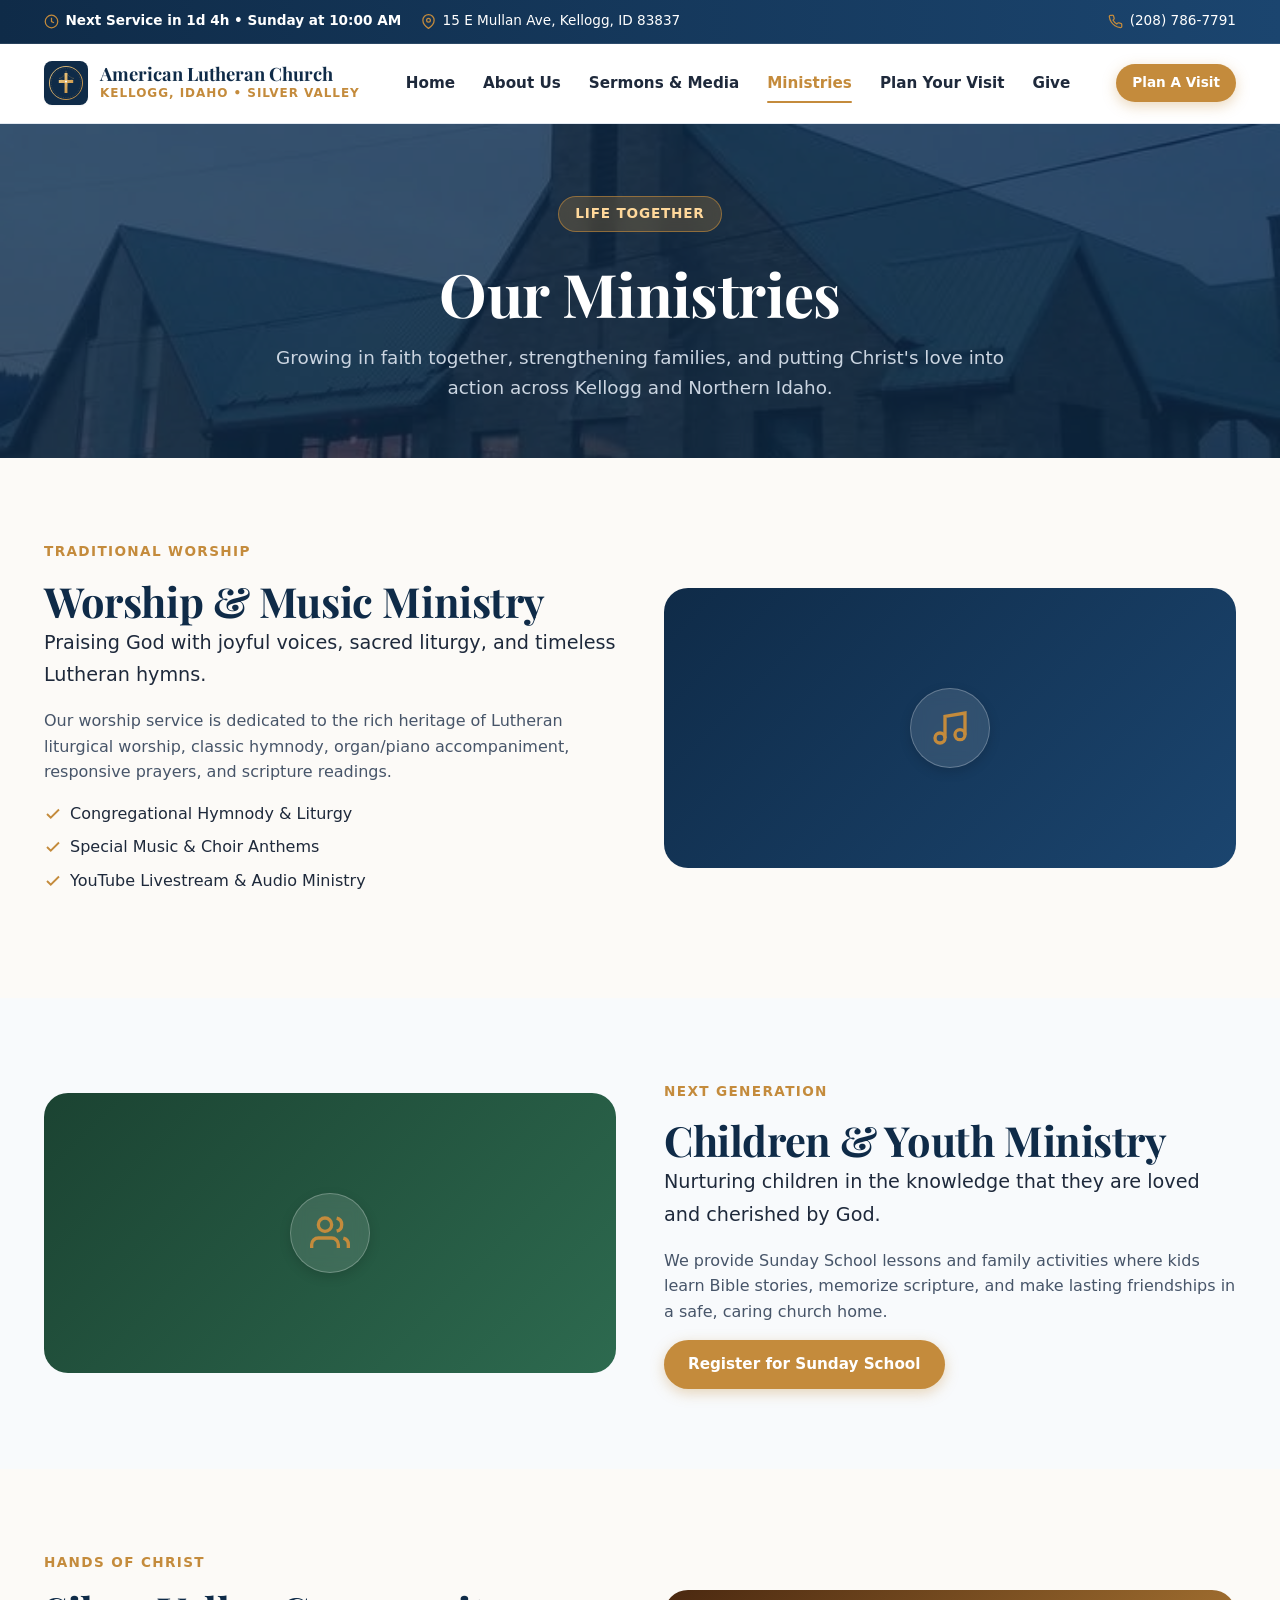
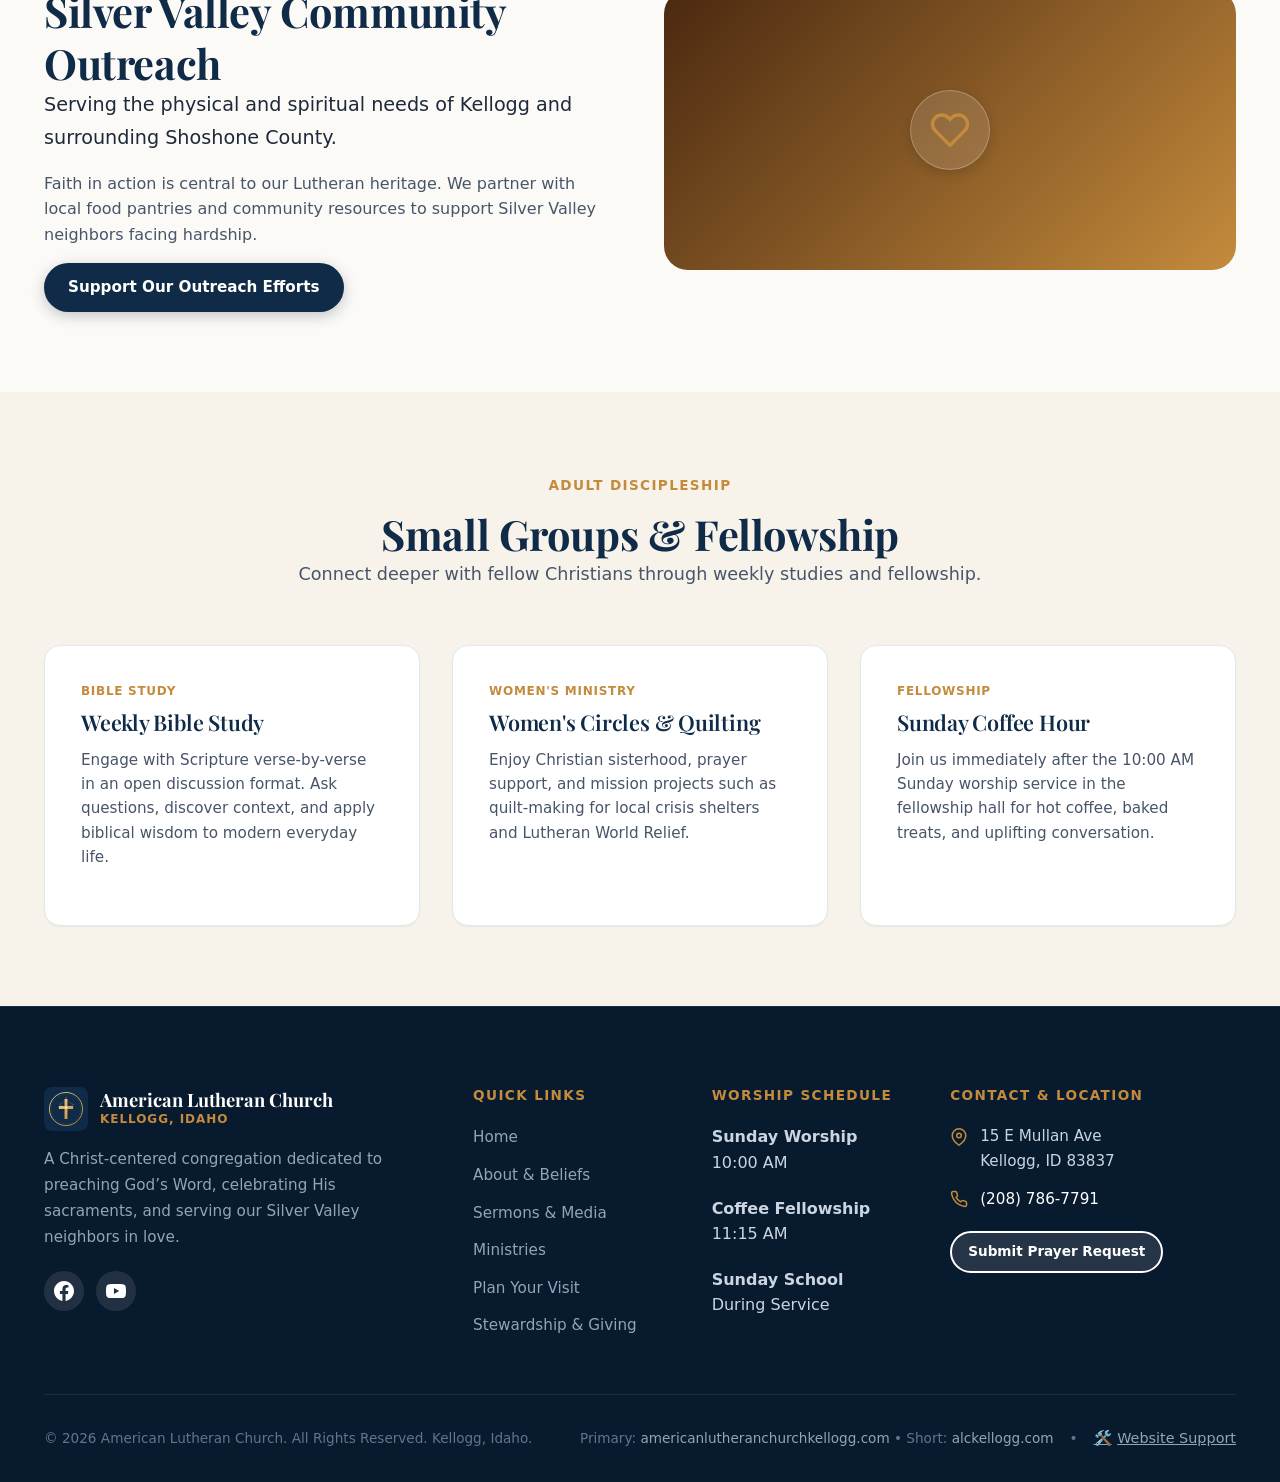
<file: ministries.html>
<!DOCTYPE html>
<html lang="en">
<head>
  <meta charset="UTF-8">
  <meta name="viewport" content="width=device-width, initial-scale=1.0">
  <title>Ministries & Community | American Lutheran Church Kellogg, ID</title>
  <meta name="description" content="Discover ministries for all ages at American Lutheran Church in Kellogg, Idaho: Youth & Sunday School, Adult Bible Studies, Music, and Silver Valley Outreach.">
  
  <link rel="preconnect" href="https://fonts.googleapis.com">
  <link rel="preconnect" href="https://fonts.gstatic.com" crossorigin>
  <link href="https://fonts.googleapis.com/css2?family=Playfair+Display:ital,wght@0,600;0,700;1,600&family=Plus+Jakarta+Sans:wght@400;500;600;700&display=swap" rel="stylesheet">

  <link rel="stylesheet" href="css/styles.css">
  <link rel="icon" type="image/svg+xml" href="assets/icons/logo.svg">
</head>
<body>
  <a href="#main-content" class="skip-link">Skip to main content</a>

  <!-- Top Announcement Bar -->
  <aside class="top-banner">
    <div class="container banner-content">
      <div class="banner-left">
        <span class="banner-item">
          <svg width="15" height="15" viewBox="0 0 24 24" fill="none" stroke="currentColor" stroke-width="2"><circle cx="12" cy="12" r="10"></circle><polyline points="12 6 12 12 16 14"></polyline></svg>
          <strong id="sunday-countdown">Sunday Worship: 10:00 AM • Kellogg, ID</strong>
        </span>
        <span class="banner-item">
          <svg width="15" height="15" viewBox="0 0 24 24" fill="none" stroke="currentColor" stroke-width="2"><path d="M21 10c0 7-9 13-9 13s-9-6-9-13a9 9 0 0 1 18 0z"></path><circle cx="12" cy="10" r="3"></circle></svg>
          15 E Mullan Ave, Kellogg, ID 83837
        </span>
      </div>
      <div class="banner-right">
        <a href="tel:2087867791" class="banner-item">
          <svg width="15" height="15" viewBox="0 0 24 24" fill="none" stroke="currentColor" stroke-width="2"><path d="M22 16.92v3a2 2 0 0 1-2.18 2 19.79 19.79 0 0 1-8.63-3.07 19.5 19.5 0 0 1-6-6 19.79 19.79 0 0 1-3.07-8.67A2 2 0 0 1 4.11 2h3a2 2 0 0 1 2 1.72 12.84 12.84 0 0 0 .7 2.81 2 2 0 0 1-.45 2.11L8.09 9.91a16 16 0 0 0 6 6l1.27-1.27a2 2 0 0 1 2.11-.45 12.84 12.84 0 0 0 2.81.7A2 2 0 0 1 22 16.92z"></path></svg>
          (208) 786-7791
        </a>
      </div>
    </div>
  </aside>

  <!-- Site Navigation Header -->
  <header class="site-header">
    <div class="container header-container">
      <a href="index.html" class="brand-logo" aria-label="American Lutheran Church Homepage">
        <div class="brand-logo-icon">
          <img src="assets/icons/logo.svg" alt="ALC Logo" width="36" height="36">
        </div>
        <div class="brand-logo-text">
          <span class="brand-title">American Lutheran Church</span>
          <span class="brand-subtitle">Kellogg, Idaho • Silver Valley</span>
        </div>
      </a>

      <!-- Desktop Nav -->
      <nav class="desktop-nav" aria-label="Primary Navigation">
        <a href="index.html" class="nav-link">Home</a>
        <a href="about.html" class="nav-link">About Us</a>
        <a href="sermons.html" class="nav-link">Sermons & Media</a>
        <a href="ministries.html" class="nav-link active">Ministries</a>
        <a href="visit.html" class="nav-link">Plan Your Visit</a>
        <a href="give.html" class="nav-link">Give</a>
      </nav>

      <div class="nav-actions">
        <button type="button" class="btn btn-primary btn-sm" data-open-visit>Plan A Visit</button>
        <button type="button" class="mobile-toggle" aria-label="Toggle navigation menu" aria-expanded="false">
          <span></span>
          <span></span>
          <span></span>
        </button>
      </div>
    </div>
  </header>

  <!-- Mobile Drawer Menu -->
  <div class="mobile-menu" aria-label="Mobile Navigation">
    <a href="index.html" class="mobile-nav-link">Home <span>→</span></a>
    <a href="about.html" class="mobile-nav-link">About Us <span>→</span></a>
    <a href="sermons.html" class="mobile-nav-link">Sermons & Media <span>→</span></a>
    <a href="ministries.html" class="mobile-nav-link active">Ministries <span>→</span></a>
    <a href="visit.html" class="mobile-nav-link">Plan Your Visit <span>→</span></a>
    <a href="give.html" class="mobile-nav-link">Give <span>→</span></a>
    <div style="margin-top: 1.5rem; display: flex; flex-direction: column; gap: 0.75rem;">
      <button type="button" class="btn btn-primary" data-open-visit>Plan Your Visit</button>
      <button type="button" class="btn btn-outline-white" data-open-prayer>Submit Prayer Request</button>
    </div>
  </div>

  <main id="main-content">
    <!-- Page Header -->
    <section class="page-header">
      <div class="page-header-bg">
        <img src="assets/images/hero-exterior.jpg" alt="" loading="lazy">
      </div>
      <div class="container">
        <div class="page-header-content">
          <span class="hero-badge">Life Together</span>
          <h1 class="page-header-title">Our Ministries</h1>
          <p class="page-header-lead">
            Growing in faith together, strengthening families, and putting Christ's love into action across Kellogg and Northern Idaho.
          </p>
        </div>
      </div>
    </section>

    <!-- Detailed Ministries Section -->
    <section class="section" id="worship">
      <div class="container">
        <div class="grid-2">
          <div>
            <span class="section-eyebrow">Traditional Worship</span>
            <h2>Worship & Music Ministry</h2>
            <p class="lead">
              Praising God with joyful voices, sacred liturgy, and timeless Lutheran hymns.
            </p>
            <p>
              Our worship service is dedicated to the rich heritage of Lutheran liturgical worship, classic hymnody, organ/piano accompaniment, responsive prayers, and scripture readings.
            </p>
            <ul style="list-style: none; margin-bottom: 1.5rem; display: flex; flex-direction: column; gap: 0.5rem;">
              <li style="display: flex; align-items: center; gap: 0.5rem;">
                <svg width="18" height="18" viewBox="0 0 24 24" fill="none" stroke="var(--color-accent)" stroke-width="2.5"><polyline points="20 6 9 17 4 12"></polyline></svg>
                <span>Congregational Hymnody & Liturgy</span>
              </li>
              <li style="display: flex; align-items: center; gap: 0.5rem;">
                <svg width="18" height="18" viewBox="0 0 24 24" fill="none" stroke="var(--color-accent)" stroke-width="2.5"><polyline points="20 6 9 17 4 12"></polyline></svg>
                <span>Special Music & Choir Anthems</span>
              </li>
              <li style="display: flex; align-items: center; gap: 0.5rem;">
                <svg width="18" height="18" viewBox="0 0 24 24" fill="none" stroke="var(--color-accent)" stroke-width="2.5"><polyline points="20 6 9 17 4 12"></polyline></svg>
                <span>YouTube Livestream & Audio Ministry</span>
              </li>
            </ul>
          </div>
          <div class="card-placeholder-header" style="height: 280px; border-radius: var(--radius-2xl);">
            <div class="card-placeholder-icon" style="width: 80px; height: 80px;">
              <svg width="40" height="40" viewBox="0 0 24 24" fill="none" stroke="currentColor" stroke-width="2"><path d="M9 18V5l12-2v13"></path><circle cx="6" cy="18" r="3"></circle><circle cx="18" cy="16" r="3"></circle></svg>
            </div>
          </div>
        </div>
      </div>
    </section>

    <!-- Children & Youth -->
    <section class="section section-subtle" id="youth">
      <div class="container">
        <div class="grid-2">
          <div class="card-placeholder-header pine" style="height: 280px; border-radius: var(--radius-2xl);">
            <div class="card-placeholder-icon" style="width: 80px; height: 80px;">
              <svg width="40" height="40" viewBox="0 0 24 24" fill="none" stroke="currentColor" stroke-width="2"><path d="M17 21v-2a4 4 0 0 0-4-4H5a4 4 0 0 0-4 4v2"></path><circle cx="9" cy="7" r="4"></circle><path d="M23 21v-2a4 4 0 0 0-3-3.87"></path><path d="M16 3.13a4 4 0 0 1 0 7.75"></path></svg>
            </div>
          </div>
          <div>
            <span class="section-eyebrow">Next Generation</span>
            <h2>Children & Youth Ministry</h2>
            <p class="lead">
              Nurturing children in the knowledge that they are loved and cherished by God.
            </p>
            <p>
              We provide Sunday School lessons and family activities where kids learn Bible stories, memorize scripture, and make lasting friendships in a safe, caring church home.
            </p>
            <button type="button" class="btn btn-primary" data-open-visit>Register for Sunday School</button>
          </div>
        </div>
      </div>
    </section>

    <!-- Outreach & Food Drive -->
    <section class="section" id="outreach">
      <div class="container">
        <div class="grid-2">
          <div>
            <span class="section-eyebrow">Hands of Christ</span>
            <h2>Silver Valley Community Outreach</h2>
            <p class="lead">
              Serving the physical and spiritual needs of Kellogg and surrounding Shoshone County.
            </p>
            <p>
              Faith in action is central to our Lutheran heritage. We partner with local food pantries and community resources to support Silver Valley neighbors facing hardship.
            </p>
            <a href="give.html" class="btn btn-secondary">Support Our Outreach Efforts</a>
          </div>
          <div class="card-placeholder-header warm" style="height: 280px; border-radius: var(--radius-2xl);">
            <div class="card-placeholder-icon" style="width: 80px; height: 80px;">
              <svg width="40" height="40" viewBox="0 0 24 24" fill="none" stroke="currentColor" stroke-width="2"><path d="M20.84 4.61a5.5 5.5 0 0 0-7.78 0L12 5.67l-1.06-1.06a5.5 5.5 0 0 0-7.78 7.78l1.06 1.06L12 21.23l7.78-7.78 1.06-1.06a5.5 5.5 0 0 0 0-7.78z"></path></svg>
            </div>
          </div>
        </div>
      </div>
    </section>

    <!-- Adult Studies & Fellowship -->
    <section class="section section-warm">
      <div class="container">
        <div class="section-header">
          <span class="section-eyebrow">Adult Discipleship</span>
          <h2>Small Groups & Fellowship</h2>
          <p class="section-description">
            Connect deeper with fellow Christians through weekly studies and fellowship.
          </p>
        </div>

        <div class="grid-3">
          <div class="card" style="padding: 2.25rem;">
            <span class="card-tag">Bible Study</span>
            <h3 class="card-title">Weekly Bible Study</h3>
            <p class="card-text">
              Engage with Scripture verse-by-verse in an open discussion format. Ask questions, discover context, and apply biblical wisdom to modern everyday life.
            </p>
          </div>

          <div class="card" style="padding: 2.25rem;">
            <span class="card-tag">Women's Ministry</span>
            <h3 class="card-title">Women's Circles & Quilting</h3>
            <p class="card-text">
              Enjoy Christian sisterhood, prayer support, and mission projects such as quilt-making for local crisis shelters and Lutheran World Relief.
            </p>
          </div>

          <div class="card" style="padding: 2.25rem;">
            <span class="card-tag">Fellowship</span>
            <h3 class="card-title">Sunday Coffee Hour</h3>
            <p class="card-text">
              Join us immediately after the 10:00 AM Sunday worship service in the fellowship hall for hot coffee, baked treats, and uplifting conversation.
            </p>
          </div>
        </div>
      </div>
    </section>
  </main>

  <!-- Site Footer -->
  <footer class="site-footer">
    <div class="container">
      <div class="footer-grid">
        <div>
          <div class="brand-logo" style="margin-bottom: 1rem;">
            <div class="brand-logo-icon">
              <img src="assets/icons/logo.svg" alt="ALC Logo" width="36" height="36">
            </div>
            <div class="brand-logo-text">
              <span class="brand-title" style="color: #ffffff;">American Lutheran Church</span>
              <span class="brand-subtitle">Kellogg, Idaho</span>
            </div>
          </div>
          <p style="color: #94a3b8; font-size: 0.95rem; line-height: 1.7;">
            A Christ-centered congregation dedicated to preaching God’s Word, celebrating His sacraments, and serving our Silver Valley neighbors in love.
          </p>
          <div class="footer-social-links">
            <a href="https://www.facebook.com/share/19XvBsfiGR/?mibextid=wwXIfr" target="_blank" rel="noopener noreferrer" class="social-icon-link" aria-label="Facebook Page">
              <svg width="20" height="20" viewBox="0 0 24 24" fill="currentColor"><path d="M24 12.073c0-6.627-5.373-12-12-12s-12 5.373-12 12c0 5.99 4.388 10.954 10.125 11.854v-8.385H7.078v-3.47h3.047V9.43c0-3.007 1.792-4.669 4.533-4.669 1.312 0 2.686.235 2.686.235v2.953H15.83c-1.491 0-1.956.925-1.956 1.874v2.25h3.328l-.532 3.47h-2.796v8.385C19.612 23.027 24 18.062 24 12.073z"/></svg>
            </a>
            <a href="https://www.youtube.com/@americanlutheranchurchkellogg" target="_blank" rel="noopener noreferrer" class="social-icon-link" aria-label="YouTube Channel">
              <svg width="20" height="20" viewBox="0 0 24 24" fill="currentColor"><path d="M23.498 6.186a3.016 3.016 0 0 0-2.122-2.136C19.505 3.545 12 3.545 12 3.545s-7.505 0-9.377.505A3.017 3.017 0 0 0 .502 6.186C0 8.07 0 12 0 12s0 3.93.502 5.814a3.016 3.016 0 0 0 2.122 2.136c1.871.505 9.376.505 9.376.505s7.505 0 9.377-.505a3.015 3.015 0 0 0 2.122-2.136C24 15.93 24 12 24 12s0-3.93-.502-5.814zM9.545 15.568V8.432L15.818 12l-6.273 3.568z"/></svg>
            </a>
          </div>
        </div>

        <div>
          <h4 class="footer-heading">Quick Links</h4>
          <ul class="footer-links">
            <li><a href="index.html">Home</a></li>
            <li><a href="about.html">About & Beliefs</a></li>
            <li><a href="sermons.html">Sermons & Media</a></li>
            <li><a href="ministries.html">Ministries</a></li>
            <li><a href="visit.html">Plan Your Visit</a></li>
            <li><a href="give.html">Stewardship & Giving</a></li>
          </ul>
        </div>

        <div>
          <h4 class="footer-heading">Worship Schedule</h4>
          <ul class="footer-links">
            <li style="color: #cbd5e1;"><strong>Sunday Worship</strong><br>10:00 AM</li>
            <li style="color: #cbd5e1; margin-top: 0.5rem;"><strong>Coffee Fellowship</strong><br>11:15 AM</li>
            <li style="color: #cbd5e1; margin-top: 0.5rem;"><strong>Sunday School</strong><br>During Service</li>
          </ul>
        </div>

        <div>
          <h4 class="footer-heading">Contact & Location</h4>
          <div class="footer-contact-item">
            <svg width="18" height="18" viewBox="0 0 24 24" fill="none" stroke="currentColor" stroke-width="2"><path d="M21 10c0 7-9 13-9 13s-9-6-9-13a9 9 0 0 1 18 0z"></path><circle cx="12" cy="10" r="3"></circle></svg>
            <span>15 E Mullan Ave<br>Kellogg, ID 83837</span>
          </div>
          <div class="footer-contact-item">
            <svg width="18" height="18" viewBox="0 0 24 24" fill="none" stroke="currentColor" stroke-width="2"><path d="M22 16.92v3a2 2 0 0 1-2.18 2 19.79 19.79 0 0 1-8.63-3.07 19.5 19.5 0 0 1-6-6 19.79 19.79 0 0 1-3.07-8.67A2 2 0 0 1 4.11 2h3a2 2 0 0 1 2 1.72 12.84 12.84 0 0 0 .7 2.81 2 2 0 0 1-.45 2.11L8.09 9.91a16 16 0 0 0 6 6l1.27-1.27a2 2 0 0 1 2.11-.45 12.84 12.84 0 0 0 2.81.7A2 2 0 0 1 22 16.92z"></path></svg>
            <a href="tel:2087867791" style="color: #ffffff;">(208) 786-7791</a>
          </div>
          <div style="margin-top: 1.25rem;">
            <button type="button" class="btn btn-sm btn-outline-white" data-open-prayer>Submit Prayer Request</button>
          </div>
        </div>
      </div>

      <div class="footer-bottom">
        <div>
          &copy; <span id="year">2026</span> American Lutheran Church. All Rights Reserved. Kellogg, Idaho.
        </div>
        <div style="display: flex; gap: 1rem; align-items: center; flex-wrap: wrap;">
          <span>Primary: <a href="https://americanlutheranchurchkellogg.com">americanlutheranchurchkellogg.com</a> • Short: <a href="https://alckellogg.com">alckellogg.com</a></span>
          <span>•</span>
          <button type="button" data-modal="support-modal" style="background: none; border: none; color: #94a3b8; cursor: pointer; text-decoration: underline; font-size: 0.9rem; padding: 0; display: inline-flex; align-items: center; gap: 0.35rem;">
            <span>🛠️</span> <span>Website Support</span>
          </button>
        </div>
      </div>
    </div>
  </footer>

  <!-- Modal: Plan Your Visit Dialog -->
  <dialog id="visit-modal" aria-labelledby="visit-modal-title">
    <div class="modal-header">
      <h3 id="visit-modal-title">Register for Sunday School / Visit</h3>
      <button type="button" class="modal-close-btn" aria-label="Close dialog">&times;</button>
    </div>
    <div class="modal-body">
      <form id="visit-form">
        <div class="form-group">
          <label for="visit-name" class="form-label">Parent / Guardian Name</label>
          <input type="text" id="visit-name" class="form-control" placeholder="Jane Doe" required>
        </div>
        <div class="form-group">
          <label for="visit-email" class="form-label">Email Address</label>
          <input type="email" id="visit-email" class="form-control" placeholder="you@example.com" required>
        </div>
        <div class="form-group">
          <label for="visit-notes" class="form-label">Children's Names & Grades / Ages</label>
          <textarea id="visit-notes" class="form-control" rows="3" placeholder="e.g., Emma (Grade 2), Liam (Age 5)"></textarea>
        </div>
        <div style="display: flex; justify-content: flex-end; gap: 0.75rem; margin-top: 1.5rem;">
          <button type="button" class="btn btn-outline" data-close-modal>Cancel</button>
          <button type="submit" class="btn btn-primary">Save Registration</button>
        </div>
      </form>
    </div>
  </dialog>

  <!-- Modal: Prayer Request Dialog -->
  <dialog id="prayer-modal" aria-labelledby="prayer-modal-title">
    <div class="modal-header">
      <h3 id="prayer-modal-title">Share a Prayer Request</h3>
      <button type="button" class="modal-close-btn" aria-label="Close dialog">&times;</button>
    </div>
    <div class="modal-body">
      <form id="prayer-form">
        <div class="form-group">
          <label for="prayer-name" class="form-label">Your Name (Optional)</label>
          <input type="text" id="prayer-name" class="form-control" placeholder="Leave blank for anonymous">
        </div>
        <div class="form-group">
          <label for="prayer-contact" class="form-label">Phone or Email (Optional)</label>
          <input type="text" id="prayer-contact" class="form-control" placeholder="Phone or email">
        </div>
        <div class="form-group">
          <label for="prayer-text" class="form-label">Your Prayer Request</label>
          <textarea id="prayer-text" class="form-control" rows="4" placeholder="How can we pray for you?" required></textarea>
        </div>
        <div class="form-group">
          <label style="display: flex; align-items: center; gap: 0.5rem; font-size: 0.9rem; cursor: pointer;">
            <input type="checkbox" id="prayer-confidential" name="confidential">
            <span>Keep this request confidential for Pastor and Pastoral Care only</span>
          </label>
        </div>
        <div style="display: flex; justify-content: flex-end; gap: 0.75rem; margin-top: 1.5rem;">
          <button type="button" class="btn btn-outline" data-close-modal>Cancel</button>
          <button type="submit" class="btn btn-primary">Send Prayer Request</button>
        </div>
      </form>
    </div>
  </dialog>

  <!-- Modal: Website Support & Feedback Ticket Dialog -->
  <dialog id="support-modal" aria-labelledby="support-modal-title">
    <div class="modal-header">
      <h3 id="support-modal-title">Website Support & Feedback</h3>
      <button type="button" class="modal-close-btn" aria-label="Close dialog">&times;</button>
    </div>
    <div class="modal-body">
      <div class="badge-page-context">
        <span>Current Page:</span> <span id="ticket-page-display">ministries.html</span>
      </div>
      <p style="margin-bottom: 1.25rem; font-size: 0.95rem; color: var(--color-slate);">
        Notice a typo, outdated service time, or want to suggest a change? Fill out this quick form and our <strong>ALC Support</strong> system will automatically create a ticket and update the site.
      </p>
      <form id="support-form">
        <input type="hidden" id="ticket-page-url" value="">
        <input type="hidden" id="ticket-page-title" value="">
        
        <div class="form-group">
          <label for="ticket-text" class="form-label">What would you like updated or fixed? *</label>
          <textarea id="ticket-text" class="form-control" rows="4" placeholder="Example: Update ministry meeting times or description on this page..." required></textarea>
        </div>

        <div class="form-group">
          <label for="ticket-name" class="form-label">Your Name (Optional)</label>
          <input type="text" id="ticket-name" class="form-control" placeholder="Your Name">
        </div>

        <div class="form-group">
          <label for="ticket-contact" class="form-label">Email or Phone (Optional, for follow-up)</label>
          <input type="text" id="ticket-contact" class="form-control" placeholder="your@email.com or phone number">
        </div>

        <div style="display: flex; justify-content: flex-end; gap: 0.75rem; margin-top: 1.5rem;">
          <button type="button" class="btn btn-outline" data-close-modal>Cancel</button>
          <button type="submit" class="btn btn-primary">Submit Support Ticket</button>
        </div>
      </form>
    </div>
  </dialog>

  <script src="js/main.js"></script>
</body>
</html>
</file>
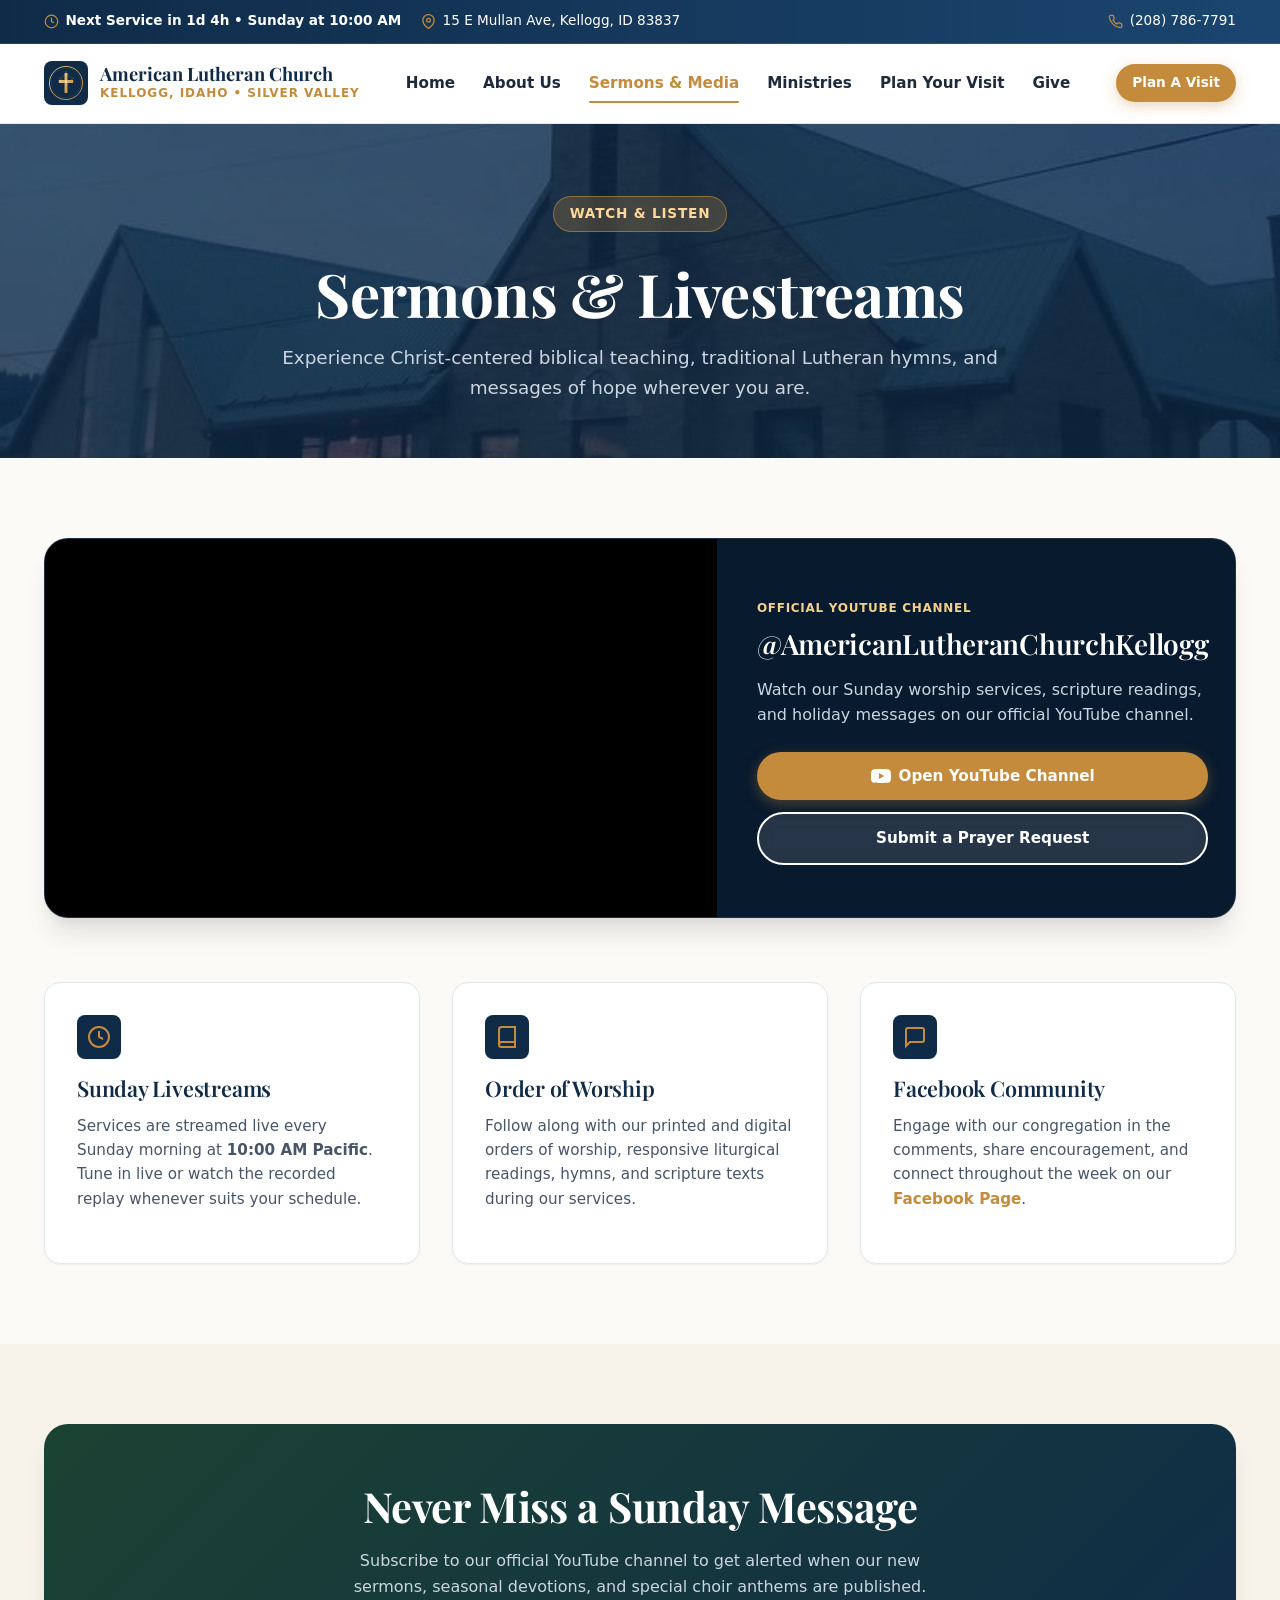
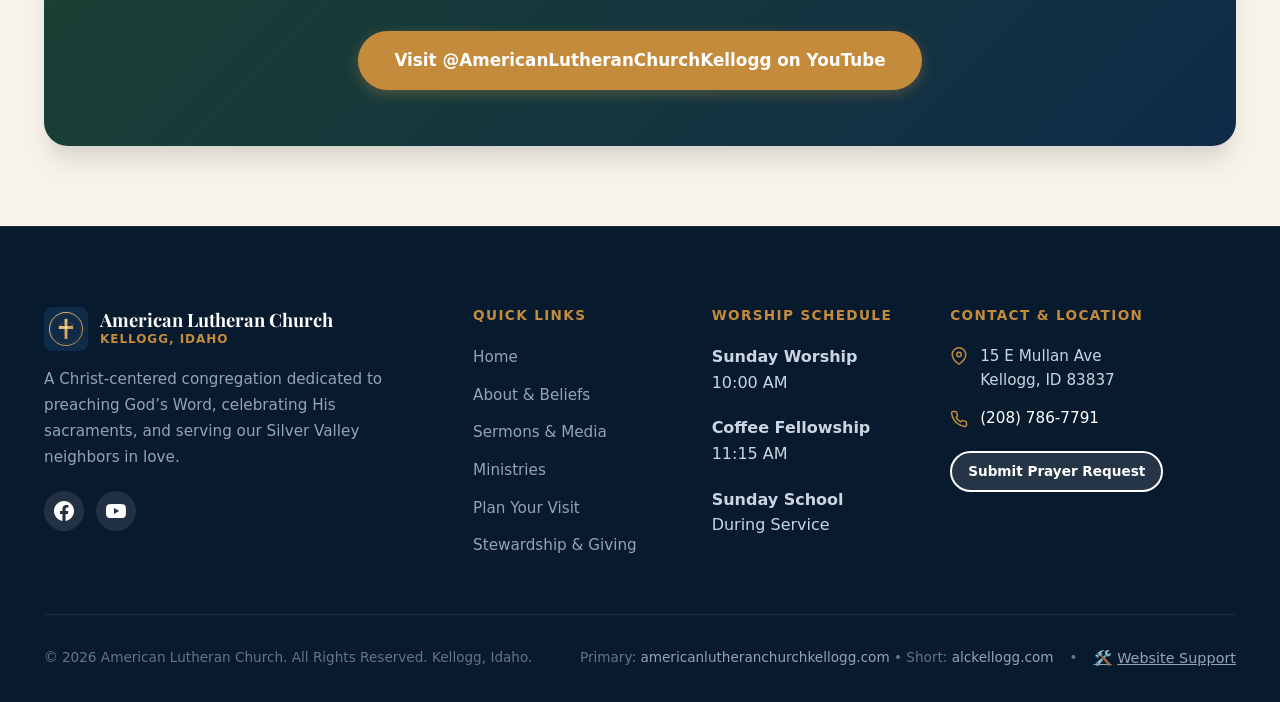
<file: sermons.html>
<!DOCTYPE html>
<html lang="en">
<head>
  <meta charset="UTF-8">
  <meta name="viewport" content="width=device-width, initial-scale=1.0">
  <title>Sermons & Livestreams | American Lutheran Church Kellogg, Idaho</title>
  <meta name="description" content="Watch Sunday worship services and weekly sermon messages from American Lutheran Church in Kellogg, Idaho on our YouTube channel. Live Sundays at 10:00 AM.">
  
  <link rel="preconnect" href="https://fonts.googleapis.com">
  <link rel="preconnect" href="https://fonts.gstatic.com" crossorigin>
  <link href="https://fonts.googleapis.com/css2?family=Playfair+Display:ital,wght@0,600;0,700;1,600&family=Plus+Jakarta+Sans:wght@400;500;600;700&display=swap" rel="stylesheet">

  <link rel="stylesheet" href="css/styles.css">
  <link rel="icon" type="image/svg+xml" href="assets/icons/logo.svg">
</head>
<body>
  <a href="#main-content" class="skip-link">Skip to main content</a>

  <!-- Top Announcement Bar -->
  <aside class="top-banner">
    <div class="container banner-content">
      <div class="banner-left">
        <span class="banner-item">
          <svg width="15" height="15" viewBox="0 0 24 24" fill="none" stroke="currentColor" stroke-width="2"><circle cx="12" cy="12" r="10"></circle><polyline points="12 6 12 12 16 14"></polyline></svg>
          <strong id="sunday-countdown">Sunday Worship: 10:00 AM • Kellogg, ID</strong>
        </span>
        <span class="banner-item">
          <svg width="15" height="15" viewBox="0 0 24 24" fill="none" stroke="currentColor" stroke-width="2"><path d="M21 10c0 7-9 13-9 13s-9-6-9-13a9 9 0 0 1 18 0z"></path><circle cx="12" cy="10" r="3"></circle></svg>
          15 E Mullan Ave, Kellogg, ID 83837
        </span>
      </div>
      <div class="banner-right">
        <a href="tel:2087867791" class="banner-item">
          <svg width="15" height="15" viewBox="0 0 24 24" fill="none" stroke="currentColor" stroke-width="2"><path d="M22 16.92v3a2 2 0 0 1-2.18 2 19.79 19.79 0 0 1-8.63-3.07 19.5 19.5 0 0 1-6-6 19.79 19.79 0 0 1-3.07-8.67A2 2 0 0 1 4.11 2h3a2 2 0 0 1 2 1.72 12.84 12.84 0 0 0 .7 2.81 2 2 0 0 1-.45 2.11L8.09 9.91a16 16 0 0 0 6 6l1.27-1.27a2 2 0 0 1 2.11-.45 12.84 12.84 0 0 0 2.81.7A2 2 0 0 1 22 16.92z"></path></svg>
          (208) 786-7791
        </a>
      </div>
    </div>
  </aside>

  <!-- Site Navigation Header -->
  <header class="site-header">
    <div class="container header-container">
      <a href="index.html" class="brand-logo" aria-label="American Lutheran Church Homepage">
        <div class="brand-logo-icon">
          <img src="assets/icons/logo.svg" alt="ALC Logo" width="36" height="36">
        </div>
        <div class="brand-logo-text">
          <span class="brand-title">American Lutheran Church</span>
          <span class="brand-subtitle">Kellogg, Idaho • Silver Valley</span>
        </div>
      </a>

      <!-- Desktop Nav -->
      <nav class="desktop-nav" aria-label="Primary Navigation">
        <a href="index.html" class="nav-link">Home</a>
        <a href="about.html" class="nav-link">About Us</a>
        <a href="sermons.html" class="nav-link active">Sermons & Media</a>
        <a href="ministries.html" class="nav-link">Ministries</a>
        <a href="visit.html" class="nav-link">Plan Your Visit</a>
        <a href="give.html" class="nav-link">Give</a>
      </nav>

      <div class="nav-actions">
        <button type="button" class="btn btn-primary btn-sm" data-open-visit>Plan A Visit</button>
        <button type="button" class="mobile-toggle" aria-label="Toggle navigation menu" aria-expanded="false">
          <span></span>
          <span></span>
          <span></span>
        </button>
      </div>
    </div>
  </header>

  <!-- Mobile Drawer Menu -->
  <div class="mobile-menu" aria-label="Mobile Navigation">
    <a href="index.html" class="mobile-nav-link">Home <span>→</span></a>
    <a href="about.html" class="mobile-nav-link">About Us <span>→</span></a>
    <a href="sermons.html" class="mobile-nav-link active">Sermons & Media <span>→</span></a>
    <a href="ministries.html" class="mobile-nav-link">Ministries <span>→</span></a>
    <a href="visit.html" class="mobile-nav-link">Plan Your Visit <span>→</span></a>
    <a href="give.html" class="mobile-nav-link">Give <span>→</span></a>
    <div style="margin-top: 1.5rem; display: flex; flex-direction: column; gap: 0.75rem;">
      <button type="button" class="btn btn-primary" data-open-visit>Plan Your Visit</button>
      <button type="button" class="btn btn-outline-white" data-open-prayer>Submit Prayer Request</button>
    </div>
  </div>

  <main id="main-content">
    <!-- Page Header -->
    <section class="page-header">
      <div class="page-header-bg">
        <img src="assets/images/hero-exterior.jpg" alt="" loading="lazy">
      </div>
      <div class="container">
        <div class="page-header-content">
          <span class="hero-badge">Watch & Listen</span>
          <h1 class="page-header-title">Sermons & Livestreams</h1>
          <p class="page-header-lead">
            Experience Christ-centered biblical teaching, traditional Lutheran hymns, and messages of hope wherever you are.
          </p>
        </div>
      </div>
    </section>

    <!-- Featured Player Section -->
    <section class="section">
      <div class="container">
        <div class="sermon-player-box" style="margin-bottom: 4rem;">
          <div class="sermon-player-grid">
            <div class="sermon-player-video">
              <iframe 
                src="https://www.youtube.com/embed/videoseries?list=UUMfpF_jVX4LhEck1L9A7FPQ" 
                title="American Lutheran Church Kellogg Latest Service" 
                allow="accelerometer; autoplay; clipboard-write; encrypted-media; gyroscope; picture-in-picture; web-share" 
                allowfullscreen>
              </iframe>
            </div>
            <div class="sermon-player-details">
              <span class="card-tag" style="color: #f3d089;">Official YouTube Channel</span>
              <h3 style="color: #ffffff; margin-bottom: 1rem;">@AmericanLutheranChurchKellogg</h3>
              <p style="color: #cbd5e1; margin-bottom: 1.5rem;">
                Watch our Sunday worship services, scripture readings, and holiday messages on our official YouTube channel.
              </p>
              <div style="display: flex; flex-direction: column; gap: 0.75rem;">
                <a href="https://www.youtube.com/@americanlutheranchurchkellogg" target="_blank" rel="noopener noreferrer" class="btn btn-primary">
                  <svg width="20" height="20" viewBox="0 0 24 24" fill="currentColor"><path d="M23.498 6.186a3.016 3.016 0 0 0-2.122-2.136C19.505 3.545 12 3.545 12 3.545s-7.505 0-9.377.505A3.017 3.017 0 0 0 .502 6.186C0 8.07 0 12 0 12s0 3.93.502 5.814a3.016 3.016 0 0 0 2.122 2.136c1.871.505 9.376.505 9.376.505s7.505 0 9.377-.505a3.015 3.015 0 0 0 2.122-2.136C24 15.93 24 12 24 12s0-3.93-.502-5.814zM9.545 15.568V8.432L15.818 12l-6.273 3.568z"/></svg>
                  Open YouTube Channel
                </a>
                <button type="button" class="btn btn-outline-white" data-open-prayer>Submit a Prayer Request</button>
              </div>
            </div>
          </div>
        </div>

        <!-- How to Watch Guide Grid -->
        <div class="grid-3">
          <div class="card" style="padding: 2rem;">
            <div class="brand-logo-icon" style="margin-bottom: 1rem;">
              <svg width="24" height="24" viewBox="0 0 24 24" fill="none" stroke="currentColor" stroke-width="2"><circle cx="12" cy="12" r="10"></circle><polyline points="12 6 12 12 16 14"></polyline></svg>
            </div>
            <h3 class="card-title">Sunday Livestreams</h3>
            <p class="card-text">
              Services are streamed live every Sunday morning at <strong>10:00 AM Pacific</strong>. Tune in live or watch the recorded replay whenever suits your schedule.
            </p>
          </div>

          <div class="card" style="padding: 2rem;">
            <div class="brand-logo-icon" style="margin-bottom: 1rem;">
              <svg width="24" height="24" viewBox="0 0 24 24" fill="none" stroke="currentColor" stroke-width="2"><path d="M4 19.5A2.5 2.5 0 0 1 6.5 17H20"></path><path d="M6.5 2H20v20H6.5A2.5 2.5 0 0 1 4 19.5v-15A2.5 2.5 0 0 1 6.5 2z"></path></svg>
            </div>
            <h3 class="card-title">Order of Worship</h3>
            <p class="card-text">
              Follow along with our printed and digital orders of worship, responsive liturgical readings, hymns, and scripture texts during our services.
            </p>
          </div>

          <div class="card" style="padding: 2rem;">
            <div class="brand-logo-icon" style="margin-bottom: 1rem;">
              <svg width="24" height="24" viewBox="0 0 24 24" fill="none" stroke="currentColor" stroke-width="2"><path d="M21 15a2 2 0 0 1-2 2H7l-4 4V5a2 2 0 0 1 2-2h14a2 2 0 0 1 2 2z"></path></svg>
            </div>
            <h3 class="card-title">Facebook Community</h3>
            <p class="card-text">
              Engage with our congregation in the comments, share encouragement, and connect throughout the week on our <a href="https://www.facebook.com/share/19XvBsfiGR/?mibextid=wwXIfr" target="_blank" rel="noopener noreferrer" style="color: var(--color-accent); font-weight: 700;">Facebook Page</a>.
            </p>
          </div>
        </div>
      </div>
    </section>

    <!-- YouTube Banner CTA -->
    <section class="section section-warm">
      <div class="container">
        <div class="quote-card" style="background: linear-gradient(135deg, #1b4332 0%, #0f2b48 100%);">
          <h2 style="color: #ffffff; margin-bottom: 1rem;">Never Miss a Sunday Message</h2>
          <p style="color: #cbd5e1; max-width: 600px; margin: 0 auto 2rem auto;">
            Subscribe to our official YouTube channel to get alerted when our new sermons, seasonal devotions, and special choir anthems are published.
          </p>
          <a href="https://www.youtube.com/@americanlutheranchurchkellogg" target="_blank" rel="noopener noreferrer" class="btn btn-primary btn-lg">
            Visit @AmericanLutheranChurchKellogg on YouTube
          </a>
        </div>
      </div>
    </section>
  </main>

  <!-- Site Footer -->
  <footer class="site-footer">
    <div class="container">
      <div class="footer-grid">
        <div>
          <div class="brand-logo" style="margin-bottom: 1rem;">
            <div class="brand-logo-icon">
              <img src="assets/icons/logo.svg" alt="ALC Logo" width="36" height="36">
            </div>
            <div class="brand-logo-text">
              <span class="brand-title" style="color: #ffffff;">American Lutheran Church</span>
              <span class="brand-subtitle">Kellogg, Idaho</span>
            </div>
          </div>
          <p style="color: #94a3b8; font-size: 0.95rem; line-height: 1.7;">
            A Christ-centered congregation dedicated to preaching God’s Word, celebrating His sacraments, and serving our Silver Valley neighbors in love.
          </p>
          <div class="footer-social-links">
            <a href="https://www.facebook.com/share/19XvBsfiGR/?mibextid=wwXIfr" target="_blank" rel="noopener noreferrer" class="social-icon-link" aria-label="Facebook Page">
              <svg width="20" height="20" viewBox="0 0 24 24" fill="currentColor"><path d="M24 12.073c0-6.627-5.373-12-12-12s-12 5.373-12 12c0 5.99 4.388 10.954 10.125 11.854v-8.385H7.078v-3.47h3.047V9.43c0-3.007 1.792-4.669 4.533-4.669 1.312 0 2.686.235 2.686.235v2.953H15.83c-1.491 0-1.956.925-1.956 1.874v2.25h3.328l-.532 3.47h-2.796v8.385C19.612 23.027 24 18.062 24 12.073z"/></svg>
            </a>
            <a href="https://www.youtube.com/@americanlutheranchurchkellogg" target="_blank" rel="noopener noreferrer" class="social-icon-link" aria-label="YouTube Channel">
              <svg width="20" height="20" viewBox="0 0 24 24" fill="currentColor"><path d="M23.498 6.186a3.016 3.016 0 0 0-2.122-2.136C19.505 3.545 12 3.545 12 3.545s-7.505 0-9.377.505A3.017 3.017 0 0 0 .502 6.186C0 8.07 0 12 0 12s0 3.93.502 5.814a3.016 3.016 0 0 0 2.122 2.136c1.871.505 9.376.505 9.376.505s7.505 0 9.377-.505a3.015 3.015 0 0 0 2.122-2.136C24 15.93 24 12 24 12s0-3.93-.502-5.814zM9.545 15.568V8.432L15.818 12l-6.273 3.568z"/></svg>
            </a>
          </div>
        </div>

        <div>
          <h4 class="footer-heading">Quick Links</h4>
          <ul class="footer-links">
            <li><a href="index.html">Home</a></li>
            <li><a href="about.html">About & Beliefs</a></li>
            <li><a href="sermons.html">Sermons & Media</a></li>
            <li><a href="ministries.html">Ministries</a></li>
            <li><a href="visit.html">Plan Your Visit</a></li>
            <li><a href="give.html">Stewardship & Giving</a></li>
          </ul>
        </div>

        <div>
          <h4 class="footer-heading">Worship Schedule</h4>
          <ul class="footer-links">
            <li style="color: #cbd5e1;"><strong>Sunday Worship</strong><br>10:00 AM</li>
            <li style="color: #cbd5e1; margin-top: 0.5rem;"><strong>Coffee Fellowship</strong><br>11:15 AM</li>
            <li style="color: #cbd5e1; margin-top: 0.5rem;"><strong>Sunday School</strong><br>During Service</li>
          </ul>
        </div>

        <div>
          <h4 class="footer-heading">Contact & Location</h4>
          <div class="footer-contact-item">
            <svg width="18" height="18" viewBox="0 0 24 24" fill="none" stroke="currentColor" stroke-width="2"><path d="M21 10c0 7-9 13-9 13s-9-6-9-13a9 9 0 0 1 18 0z"></path><circle cx="12" cy="10" r="3"></circle></svg>
            <span>15 E Mullan Ave<br>Kellogg, ID 83837</span>
          </div>
          <div class="footer-contact-item">
            <svg width="18" height="18" viewBox="0 0 24 24" fill="none" stroke="currentColor" stroke-width="2"><path d="M22 16.92v3a2 2 0 0 1-2.18 2 19.79 19.79 0 0 1-8.63-3.07 19.5 19.5 0 0 1-6-6 19.79 19.79 0 0 1-3.07-8.67A2 2 0 0 1 4.11 2h3a2 2 0 0 1 2 1.72 12.84 12.84 0 0 0 .7 2.81 2 2 0 0 1-.45 2.11L8.09 9.91a16 16 0 0 0 6 6l1.27-1.27a2 2 0 0 1 2.11-.45 12.84 12.84 0 0 0 2.81.7A2 2 0 0 1 22 16.92z"></path></svg>
            <a href="tel:2087867791" style="color: #ffffff;">(208) 786-7791</a>
          </div>
          <div style="margin-top: 1.25rem;">
            <button type="button" class="btn btn-sm btn-outline-white" data-open-prayer>Submit Prayer Request</button>
          </div>
        </div>
      </div>

      <div class="footer-bottom">
        <div>
          &copy; <span id="year">2026</span> American Lutheran Church. All Rights Reserved. Kellogg, Idaho.
        </div>
        <div style="display: flex; gap: 1rem; align-items: center; flex-wrap: wrap;">
          <span>Primary: <a href="https://americanlutheranchurchkellogg.com">americanlutheranchurchkellogg.com</a> • Short: <a href="https://alckellogg.com">alckellogg.com</a></span>
          <span>•</span>
          <button type="button" data-modal="support-modal" style="background: none; border: none; color: #94a3b8; cursor: pointer; text-decoration: underline; font-size: 0.9rem; padding: 0; display: inline-flex; align-items: center; gap: 0.35rem;">
            <span>🛠️</span> <span>Website Support</span>
          </button>
        </div>
      </div>
    </div>
  </footer>

  <!-- Modal: Prayer Request Dialog -->
  <dialog id="prayer-modal" aria-labelledby="prayer-modal-title">
    <div class="modal-header">
      <h3 id="prayer-modal-title">Share a Prayer Request</h3>
      <button type="button" class="modal-close-btn" aria-label="Close dialog">&times;</button>
    </div>
    <div class="modal-body">
      <form id="prayer-form">
        <div class="form-group">
          <label for="prayer-name" class="form-label">Your Name (Optional)</label>
          <input type="text" id="prayer-name" class="form-control" placeholder="Leave blank for anonymous">
        </div>
        <div class="form-group">
          <label for="prayer-contact" class="form-label">Phone or Email (Optional)</label>
          <input type="text" id="prayer-contact" class="form-control" placeholder="Phone or email">
        </div>
        <div class="form-group">
          <label for="prayer-text" class="form-label">Your Prayer Request</label>
          <textarea id="prayer-text" class="form-control" rows="4" placeholder="How can we pray for you?" required></textarea>
        </div>
        <div style="display: flex; justify-content: flex-end; gap: 0.75rem; margin-top: 1.5rem;">
          <button type="button" class="btn btn-outline" data-close-modal>Cancel</button>
          <button type="submit" class="btn btn-primary">Send Prayer Request</button>
        </div>
      </form>
    </div>
  </dialog>

  <!-- Modal: Plan Your Visit Dialog -->
  <dialog id="visit-modal" aria-labelledby="visit-modal-title">
    <div class="modal-header">
      <h3 id="visit-modal-title">Plan Your Visit</h3>
      <button type="button" class="modal-close-btn" aria-label="Close dialog">&times;</button>
    </div>
    <div class="modal-body">
      <form id="visit-form">
        <div class="form-group">
          <label for="visit-name" class="form-label">Your Name</label>
          <input type="text" id="visit-name" class="form-control" placeholder="Jane & John Doe" required>
        </div>
        <div class="form-group">
          <label for="visit-email" class="form-label">Email Address</label>
          <input type="email" id="visit-email" class="form-control" placeholder="you@example.com" required>
        </div>
        <div style="display: flex; justify-content: flex-end; gap: 0.75rem; margin-top: 1.5rem;">
          <button type="button" class="btn btn-outline" data-close-modal>Cancel</button>
          <button type="submit" class="btn btn-primary">Submit Visit Plan</button>
        </div>
      </form>
    </div>
  </dialog>

  <!-- Modal: Website Support & Feedback Ticket Dialog -->
  <dialog id="support-modal" aria-labelledby="support-modal-title">
    <div class="modal-header">
      <h3 id="support-modal-title">Website Support & Feedback</h3>
      <button type="button" class="modal-close-btn" aria-label="Close dialog">&times;</button>
    </div>
    <div class="modal-body">
      <div class="badge-page-context">
        <span>Current Page:</span> <span id="ticket-page-display">sermons.html</span>
      </div>
      <p style="margin-bottom: 1.25rem; font-size: 0.95rem; color: var(--color-slate);">
        Notice a typo, outdated service time, or want to suggest a change? Fill out this quick form and our <strong>ALC Support</strong> system will automatically create a ticket and update the site.
      </p>
      <form id="support-form">
        <input type="hidden" id="ticket-page-url" value="">
        <input type="hidden" id="ticket-page-title" value="">
        
        <div class="form-group">
          <label for="ticket-text" class="form-label">What would you like updated or fixed? *</label>
          <textarea id="ticket-text" class="form-control" rows="4" placeholder="Example: Update sermon recording link or fix text on this page..." required></textarea>
        </div>

        <div class="form-group">
          <label for="ticket-name" class="form-label">Your Name (Optional)</label>
          <input type="text" id="ticket-name" class="form-control" placeholder="Your Name">
        </div>

        <div class="form-group">
          <label for="ticket-contact" class="form-label">Email or Phone (Optional, for follow-up)</label>
          <input type="text" id="ticket-contact" class="form-control" placeholder="your@email.com or phone number">
        </div>

        <div style="display: flex; justify-content: flex-end; gap: 0.75rem; margin-top: 1.5rem;">
          <button type="button" class="btn btn-outline" data-close-modal>Cancel</button>
          <button type="submit" class="btn btn-primary">Submit Support Ticket</button>
        </div>
      </form>
    </div>
  </dialog>

  <script src="js/main.js"></script>
</body>
</html>
</file>
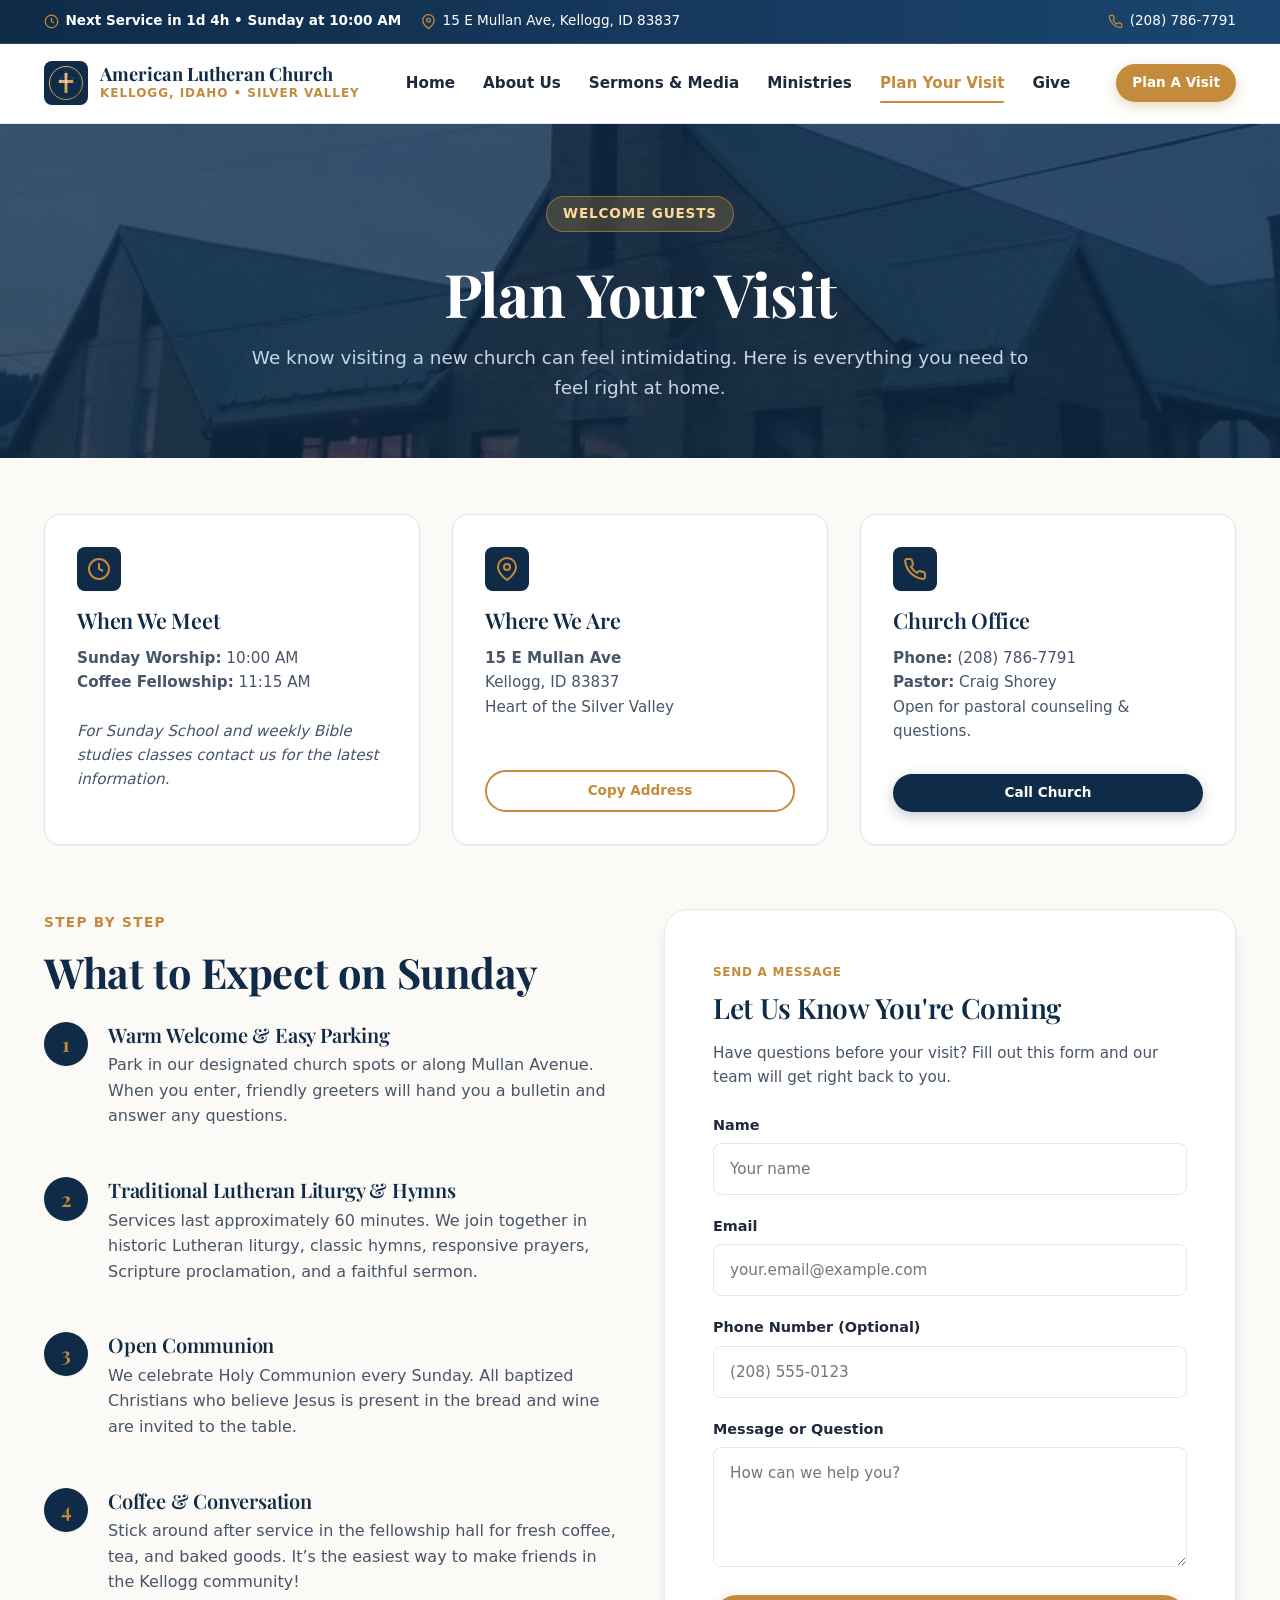
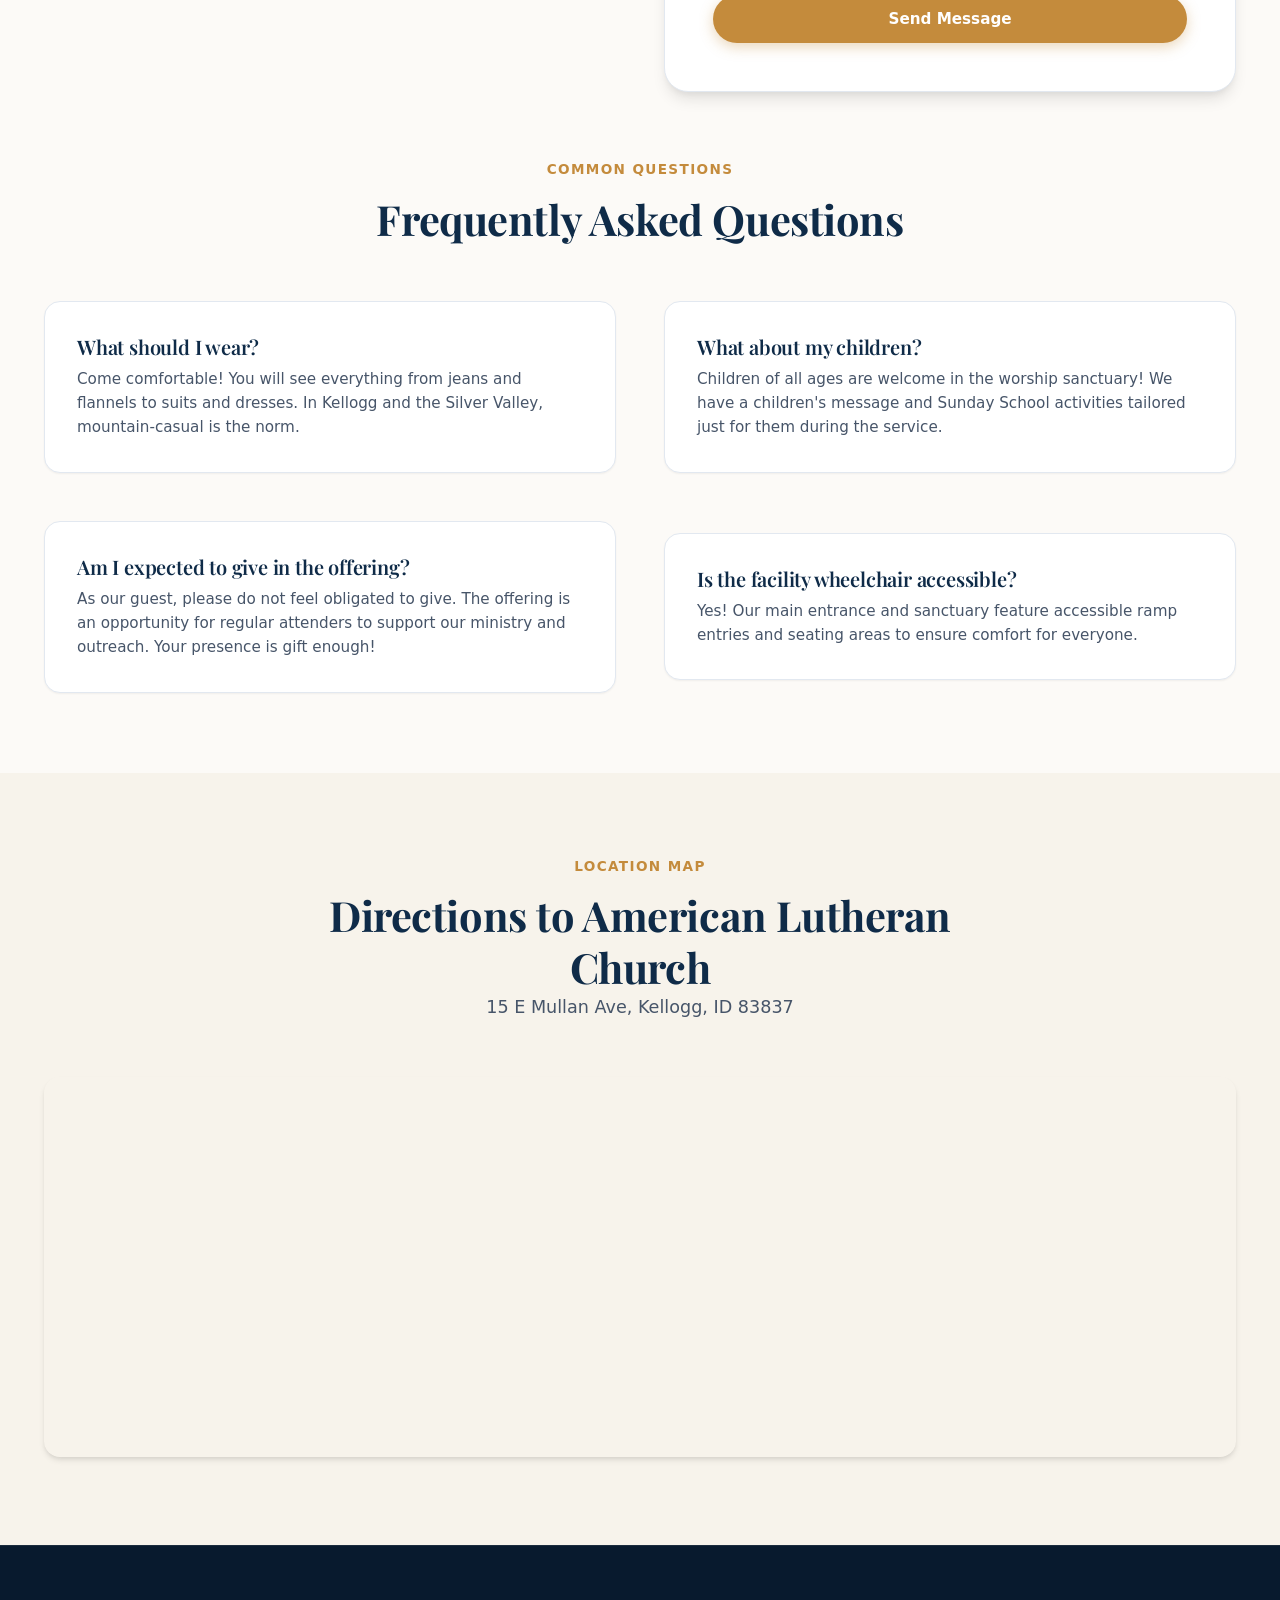
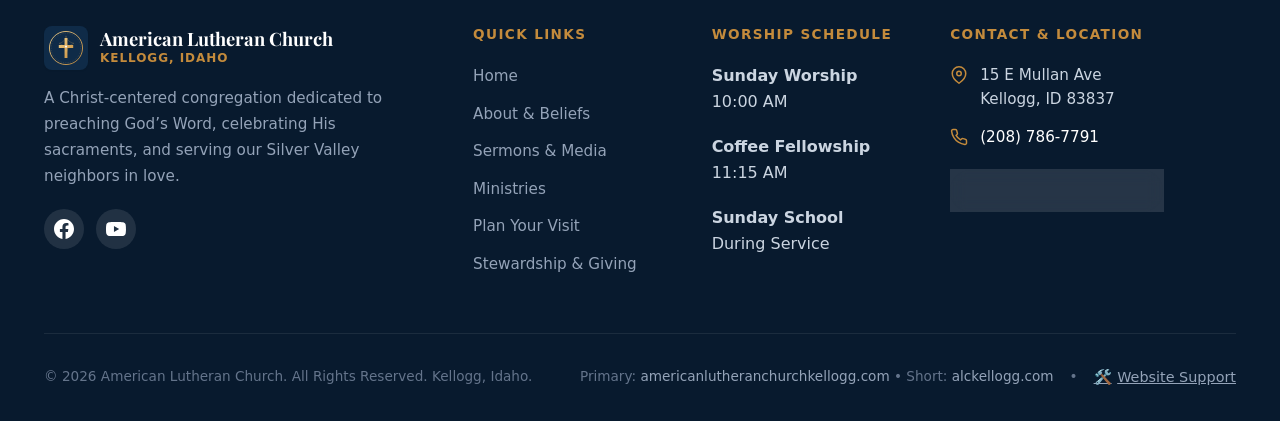
<file: visit.html>
<!DOCTYPE html>
<html lang="en">
<head>
  <meta charset="UTF-8">
  <meta name="viewport" content="width=device-width, initial-scale=1.0">
  <title>Plan Your Visit | American Lutheran Church Kellogg, Idaho</title>
  <meta name="description" content="Visiting American Lutheran Church in Kellogg ID for the first time? Find service times, driving directions to 15 E Mullan Ave, parking, communion, and what to expect.">
  
  <link rel="preconnect" href="https://fonts.googleapis.com">
  <link rel="preconnect" href="https://fonts.gstatic.com" crossorigin>
  <link href="https://fonts.googleapis.com/css2?family=Playfair+Display:ital,wght@0,600;0,700;1,600&family=Plus+Jakarta+Sans:wght@400;500;600;700&display=swap" rel="stylesheet">

  <link rel="stylesheet" href="css/styles.css">
  <link rel="icon" type="image/svg+xml" href="assets/icons/logo.svg">
</head>
<body>
  <a href="#main-content" class="skip-link">Skip to main content</a>

  <!-- Top Announcement Bar -->
  <aside class="top-banner">
    <div class="container banner-content">
      <div class="banner-left">
        <span class="banner-item">
          <svg width="15" height="15" viewBox="0 0 24 24" fill="none" stroke="currentColor" stroke-width="2"><circle cx="12" cy="12" r="10"></circle><polyline points="12 6 12 12 16 14"></polyline></svg>
          <strong id="sunday-countdown">Sunday Worship: 10:00 AM • Kellogg, ID</strong>
        </span>
        <span class="banner-item">
          <svg width="15" height="15" viewBox="0 0 24 24" fill="none" stroke="currentColor" stroke-width="2"><path d="M21 10c0 7-9 13-9 13s-9-6-9-13a9 9 0 0 1 18 0z"></path><circle cx="12" cy="10" r="3"></circle></svg>
          15 E Mullan Ave, Kellogg, ID 83837
        </span>
      </div>
      <div class="banner-right">
        <a href="tel:2087867791" class="banner-item">
          <svg width="15" height="15" viewBox="0 0 24 24" fill="none" stroke="currentColor" stroke-width="2"><path d="M22 16.92v3a2 2 0 0 1-2.18 2 19.79 19.79 0 0 1-8.63-3.07 19.5 19.5 0 0 1-6-6 19.79 19.79 0 0 1-3.07-8.67A2 2 0 0 1 4.11 2h3a2 2 0 0 1 2 1.72 12.84 12.84 0 0 0 .7 2.81 2 2 0 0 1-.45 2.11L8.09 9.91a16 16 0 0 0 6 6l1.27-1.27a2 2 0 0 1 2.11-.45 12.84 12.84 0 0 0 2.81.7A2 2 0 0 1 22 16.92z"></path></svg>
          (208) 786-7791
        </a>
      </div>
    </div>
  </aside>

  <!-- Site Navigation Header -->
  <header class="site-header">
    <div class="container header-container">
      <a href="index.html" class="brand-logo" aria-label="American Lutheran Church Homepage">
        <div class="brand-logo-icon">
          <img src="assets/icons/logo.svg" alt="ALC Logo" width="36" height="36">
        </div>
        <div class="brand-logo-text">
          <span class="brand-title">American Lutheran Church</span>
          <span class="brand-subtitle">Kellogg, Idaho • Silver Valley</span>
        </div>
      </a>

      <!-- Desktop Nav -->
      <nav class="desktop-nav" aria-label="Primary Navigation">
        <a href="index.html" class="nav-link">Home</a>
        <a href="about.html" class="nav-link">About Us</a>
        <a href="sermons.html" class="nav-link">Sermons & Media</a>
        <a href="ministries.html" class="nav-link">Ministries</a>
        <a href="visit.html" class="nav-link active">Plan Your Visit</a>
        <a href="give.html" class="nav-link">Give</a>
      </nav>

      <div class="nav-actions">
        <button type="button" class="btn btn-primary btn-sm" data-open-visit>Plan A Visit</button>
        <button type="button" class="mobile-toggle" aria-label="Toggle navigation menu" aria-expanded="false">
          <span></span>
          <span></span>
          <span></span>
        </button>
      </div>
    </div>
  </header>

  <!-- Mobile Drawer Menu -->
  <div class="mobile-menu" aria-label="Mobile Navigation">
    <a href="index.html" class="mobile-nav-link">Home <span>→</span></a>
    <a href="about.html" class="mobile-nav-link">About Us <span>→</span></a>
    <a href="sermons.html" class="mobile-nav-link">Sermons & Media <span>→</span></a>
    <a href="ministries.html" class="mobile-nav-link">Ministries <span>→</span></a>
    <a href="visit.html" class="mobile-nav-link active">Plan Your Visit <span>→</span></a>
    <a href="give.html" class="mobile-nav-link">Give <span>→</span></a>
    <div style="margin-top: 1.5rem; display: flex; flex-direction: column; gap: 0.75rem;">
      <button type="button" class="btn btn-primary" data-open-visit>Plan Your Visit</button>
      <button type="button" class="btn btn-outline-white" data-open-prayer>Submit Prayer Request</button>
    </div>
  </div>

  <main id="main-content">
    <!-- Page Header -->
    <section class="page-header">
      <div class="page-header-bg">
        <img src="assets/images/hero-exterior.jpg" alt="" loading="lazy">
      </div>
      <div class="container">
        <div class="page-header-content">
          <span class="hero-badge">Welcome Guests</span>
          <h1 class="page-header-title">Plan Your Visit</h1>
          <p class="page-header-lead">
            We know visiting a new church can feel intimidating. Here is everything you need to feel right at home.
          </p>
        </div>
      </div>
    </section>

    <!-- Quick Info Cards -->
    <section class="section" style="padding-top: 3.5rem;">
      <div class="container">
        <div class="grid-3" style="margin-bottom: 4rem;">
          <div class="card" style="padding: 2rem;">
            <div class="brand-logo-icon" style="margin-bottom: 1rem;">
              <svg width="24" height="24" viewBox="0 0 24 24" fill="none" stroke="currentColor" stroke-width="2"><circle cx="12" cy="12" r="10"></circle><polyline points="12 6 12 12 16 14"></polyline></svg>
            </div>
            <h3 class="card-title">When We Meet</h3>
            <p class="card-text">
              <strong>Sunday Worship:</strong> 10:00 AM<br>
              <strong>Coffee Fellowship:</strong> 11:15 AM<br><br>
              <em>For Sunday School and weekly Bible studies classes contact us for the latest information.</em>
            </p>
          </div>

          <div class="card" style="padding: 2rem;">
            <div class="brand-logo-icon" style="margin-bottom: 1rem;">
              <svg width="24" height="24" viewBox="0 0 24 24" fill="none" stroke="currentColor" stroke-width="2"><path d="M21 10c0 7-9 13-9 13s-9-6-9-13a9 9 0 0 1 18 0z"></path><circle cx="12" cy="10" r="3"></circle></svg>
            </div>
            <h3 class="card-title">Where We Are</h3>
            <p class="card-text">
              <strong>15 E Mullan Ave</strong><br>
              Kellogg, ID 83837<br>
              Heart of the Silver Valley
            </p>
            <button type="button" class="btn btn-sm btn-outline" data-copy-address>Copy Address</button>
          </div>

          <div class="card" style="padding: 2rem;">
            <div class="brand-logo-icon" style="margin-bottom: 1rem;">
              <svg width="24" height="24" viewBox="0 0 24 24" fill="none" stroke="currentColor" stroke-width="2"><path d="M22 16.92v3a2 2 0 0 1-2.18 2 19.79 19.79 0 0 1-8.63-3.07 19.5 19.5 0 0 1-6-6 19.79 19.79 0 0 1-3.07-8.67A2 2 0 0 1 4.11 2h3a2 2 0 0 1 2 1.72 12.84 12.84 0 0 0 .7 2.81 2 2 0 0 1-.45 2.11L8.09 9.91a16 16 0 0 0 6 6l1.27-1.27a2 2 0 0 1 2.11-.45 12.84 12.84 0 0 0 2.81.7A2 2 0 0 1 22 16.92z"></path></svg>
            </div>
            <h3 class="card-title">Church Office</h3>
            <p class="card-text">
              <strong>Phone:</strong> (208) 786-7791<br>
              <strong>Pastor:</strong> Craig Shorey<br>
              Open for pastoral counseling & questions.
            </p>
            <a href="tel:2087867791" class="btn btn-sm btn-secondary">Call Church</a>
          </div>
        </div>

        <!-- What to Expect Walkthrough -->
        <div class="grid-2" style="align-items: flex-start; margin-bottom: 4rem;">
          <div>
            <span class="section-eyebrow">Step by Step</span>
            <h2>What to Expect on Sunday</h2>
            
            <div class="step-item" style="margin-top: 1.5rem;">
              <div class="step-number">1</div>
              <div class="step-details">
                <h4>Warm Welcome & Easy Parking</h4>
                <p>
                  Park in our designated church spots or along Mullan Avenue. When you enter, friendly greeters will hand you a bulletin and answer any questions.
                </p>
              </div>
            </div>

            <div class="step-item">
              <div class="step-number">2</div>
              <div class="step-details">
                <h4>Traditional Lutheran Liturgy & Hymns</h4>
                <p>
                  Services last approximately 60 minutes. We join together in historic Lutheran liturgy, classic hymns, responsive prayers, Scripture proclamation, and a faithful sermon.
                </p>
              </div>
            </div>

            <div class="step-item">
              <div class="step-number">3</div>
              <div class="step-details">
                <h4>Open Communion</h4>
                <p>
                  We celebrate Holy Communion every Sunday. All baptized Christians who believe Jesus is present in the bread and wine are invited to the table.
                </p>
              </div>
            </div>

            <div class="step-item">
              <div class="step-number">4</div>
              <div class="step-details">
                <h4>Coffee & Conversation</h4>
                <p>
                  Stick around after service in the fellowship hall for fresh coffee, tea, and baked goods. It’s the easiest way to make friends in the Kellogg community!
                </p>
              </div>
            </div>
          </div>

          <div class="spotlight-box">
            <div class="spotlight-content">
              <span class="card-tag">Send A Message</span>
              <h3 style="margin-bottom: 1rem;">Let Us Know You're Coming</h3>
              <p style="margin-bottom: 1.5rem; font-size: 0.95rem;">
                Have questions before your visit? Fill out this form and our team will get right back to you.
              </p>
              <form id="contact-page-form">
                <div class="form-group">
                  <label for="c-name" class="form-label">Name</label>
                  <input type="text" id="c-name" class="form-control" placeholder="Your name" required>
                </div>
                <div class="form-group">
                  <label for="c-email" class="form-label">Email</label>
                  <input type="email" id="c-email" class="form-control" placeholder="your.email@example.com" required>
                </div>
                <div class="form-group">
                  <label for="c-phone" class="form-label">Phone Number (Optional)</label>
                  <input type="tel" id="c-phone" class="form-control" placeholder="(208) 555-0123">
                </div>
                <div class="form-group">
                  <label for="c-message" class="form-label">Message or Question</label>
                  <textarea id="c-message" class="form-control" rows="3" placeholder="How can we help you?"></textarea>
                </div>
                <button type="submit" class="btn btn-primary" style="width: 100%;">Send Message</button>
              </form>
            </div>
          </div>
        </div>

        <!-- Frequently Asked Questions -->
        <div class="section-header" style="margin-top: 3rem;">
          <span class="section-eyebrow">Common Questions</span>
          <h2>Frequently Asked Questions</h2>
        </div>

        <div class="grid-2">
          <div class="card" style="padding: 2rem;">
            <h4 style="color: var(--color-primary); margin-bottom: 0.5rem;">What should I wear?</h4>
            <p style="font-size: 0.95rem; margin: 0;">
              Come comfortable! You will see everything from jeans and flannels to suits and dresses. In Kellogg and the Silver Valley, mountain-casual is the norm.
            </p>
          </div>

          <div class="card" style="padding: 2rem;">
            <h4 style="color: var(--color-primary); margin-bottom: 0.5rem;">What about my children?</h4>
            <p style="font-size: 0.95rem; margin: 0;">
              Children of all ages are welcome in the worship sanctuary! We have a children's message and Sunday School activities tailored just for them during the service.
            </p>
          </div>

          <div class="card" style="padding: 2rem;">
            <h4 style="color: var(--color-primary); margin-bottom: 0.5rem;">Am I expected to give in the offering?</h4>
            <p style="font-size: 0.95rem; margin: 0;">
              As our guest, please do not feel obligated to give. The offering is an opportunity for regular attenders to support our ministry and outreach. Your presence is gift enough!
            </p>
          </div>

          <div class="card" style="padding: 2rem;">
            <h4 style="color: var(--color-primary); margin-bottom: 0.5rem;">Is the facility wheelchair accessible?</h4>
            <p style="font-size: 0.95rem; margin: 0;">
              Yes! Our main entrance and sanctuary feature accessible ramp entries and seating areas to ensure comfort for everyone.
            </p>
          </div>
        </div>
      </div>
    </section>

    <!-- Map & Directions -->
    <section class="section section-warm">
      <div class="container">
        <div class="section-header">
          <span class="section-eyebrow">Location Map</span>
          <h2>Directions to American Lutheran Church</h2>
          <p class="section-description">15 E Mullan Ave, Kellogg, ID 83837</p>
        </div>
        <iframe 
          class="map-frame"
          title="Map of 15 E Mullan Ave, Kellogg, ID 83837"
          src="https://maps.google.com/maps?q=15+E+Mullan+Ave,+Kellogg,+ID+83837&t=&z=15&ie=UTF8&iwloc=&output=embed"
          loading="lazy"
          allowfullscreen>
        </iframe>
      </div>
    </section>
  </main>

  <!-- Site Footer -->
  <footer class="site-footer">
    <div class="container">
      <div class="footer-grid">
        <div>
          <div class="brand-logo" style="margin-bottom: 1rem;">
            <div class="brand-logo-icon">
              <img src="assets/icons/logo.svg" alt="ALC Logo" width="36" height="36">
            </div>
            <div class="brand-logo-text">
              <span class="brand-title" style="color: #ffffff;">American Lutheran Church</span>
              <span class="brand-subtitle">Kellogg, Idaho</span>
            </div>
          </div>
          <p style="color: #94a3b8; font-size: 0.95rem; line-height: 1.7;">
            A Christ-centered congregation dedicated to preaching God’s Word, celebrating His sacraments, and serving our Silver Valley neighbors in love.
          </p>
          <div class="footer-social-links">
            <a href="https://www.facebook.com/share/19XvBsfiGR/?mibextid=wwXIfr" target="_blank" rel="noopener noreferrer" class="social-icon-link" aria-label="Facebook Page">
              <svg width="20" height="20" viewBox="0 0 24 24" fill="currentColor"><path d="M24 12.073c0-6.627-5.373-12-12-12s-12 5.373-12 12c0 5.99 4.388 10.954 10.125 11.854v-8.385H7.078v-3.47h3.047V9.43c0-3.007 1.792-4.669 4.533-4.669 1.312 0 2.686.235 2.686.235v2.953H15.83c-1.491 0-1.956.925-1.956 1.874v2.25h3.328l-.532 3.47h-2.796v8.385C19.612 23.027 24 18.062 24 12.073z"/></svg>
            </a>
            <a href="https://www.youtube.com/@americanlutheranchurchkellogg" target="_blank" rel="noopener noreferrer" class="social-icon-link" aria-label="YouTube Channel">
              <svg width="20" height="20" viewBox="0 0 24 24" fill="currentColor"><path d="M23.498 6.186a3.016 3.016 0 0 0-2.122-2.136C19.505 3.545 12 3.545 12 3.545s-7.505 0-9.377.505A3.017 3.017 0 0 0 .502 6.186C0 8.07 0 12 0 12s0 3.93.502 5.814a3.016 3.016 0 0 0 2.122 2.136c1.871.505 9.376.505 9.376.505s7.505 0 9.377-.505a3.015 3.015 0 0 0 2.122-2.136C24 15.93 24 12 24 12s0-3.93-.502-5.814zM9.545 15.568V8.432L15.818 12l-6.273 3.568z"/></svg>
            </a>
          </div>
        </div>

        <div>
          <h4 class="footer-heading">Quick Links</h4>
          <ul class="footer-links">
            <li><a href="index.html">Home</a></li>
            <li><a href="about.html">About & Beliefs</a></li>
            <li><a href="sermons.html">Sermons & Media</a></li>
            <li><a href="ministries.html">Ministries</a></li>
            <li><a href="visit.html">Plan Your Visit</a></li>
            <li><a href="give.html">Stewardship & Giving</a></li>
          </ul>
        </div>

        <div>
          <h4 class="footer-heading">Worship Schedule</h4>
          <ul class="footer-links">
            <li style="color: #cbd5e1;"><strong>Sunday Worship</strong><br>10:00 AM</li>
            <li style="color: #cbd5e1; margin-top: 0.5rem;"><strong>Coffee Fellowship</strong><br>11:15 AM</li>
            <li style="color: #cbd5e1; margin-top: 0.5rem;"><strong>Sunday School</strong><br>During Service</li>
          </ul>
        </div>

        <div>
          <h4 class="footer-heading">Contact & Location</h4>
          <div class="footer-contact-item">
            <svg width="18" height="18" viewBox="0 0 24 24" fill="none" stroke="currentColor" stroke-width="2"><path d="M21 10c0 7-9 13-9 13s-9-6-9-13a9 9 0 0 1 18 0z"></path><circle cx="12" cy="10" r="3"></circle></svg>
            <span>15 E Mullan Ave<br>Kellogg, ID 83837</span>
          </div>
          <div class="footer-contact-item">
            <svg width="18" height="18" viewBox="0 0 24 24" fill="none" stroke="currentColor" stroke-width="2"><path d="M22 16.92v3a2 2 0 0 1-2.18 2 19.79 19.79 0 0 1-8.63-3.07 19.5 19.5 0 0 1-6-6 19.79 19.79 0 0 1-3.07-8.67A2 2 0 0 1 4.11 2h3a2 2 0 0 1 2 1.72 12.84 12.84 0 0 0 .7 2.81 2 2 0 0 1-.45 2.11L8.09 9.91a16 16 0 0 0 6 6l1.27-1.27a2 2 0 0 1 2.11-.45 12.84 12.84 0 0 0 2.81.7A2 2 0 0 1 22 16.92z"></path></svg>
            <a href="tel:2087867791" style="color: #ffffff;">(208) 786-7791</a>
          </div>
          <div style="margin-top: 1.25rem;">
            <button type="button" class="btn btn-sm btn-outline-white" data-open-prayer>Submit Prayer Request</button>
          </div>
        </div>
      </div>

      <div class="footer-bottom">
        <div>
          &copy; <span id="year">2026</span> American Lutheran Church. All Rights Reserved. Kellogg, Idaho.
        </div>
        <div style="display: flex; gap: 1rem; align-items: center; flex-wrap: wrap;">
          <span>Primary: <a href="https://americanlutheranchurchkellogg.com">americanlutheranchurchkellogg.com</a> • Short: <a href="https://alckellogg.com">alckellogg.com</a></span>
          <span>•</span>
          <button type="button" data-modal="support-modal" style="background: none; border: none; color: #94a3b8; cursor: pointer; text-decoration: underline; font-size: 0.9rem; padding: 0; display: inline-flex; align-items: center; gap: 0.35rem;">
            <span>🛠️</span> <span>Website Support</span>
          </button>
        </div>
      </div>
    </div>
  </footer>

  <!-- Modal: Plan Your Visit Dialog -->
  <dialog id="visit-modal" aria-labelledby="visit-modal-title">
    <div class="modal-header">
      <h3 id="visit-modal-title">Plan Your Visit</h3>
      <button type="button" class="modal-close-btn" aria-label="Close dialog">&times;</button>
    </div>
    <div class="modal-body">
      <form id="visit-form">
        <div class="form-group">
          <label for="visit-name" class="form-label">Your Name</label>
          <input type="text" id="visit-name" class="form-control" placeholder="Jane & John Doe" required>
        </div>
        <div class="form-group">
          <label for="visit-email" class="form-label">Email Address</label>
          <input type="email" id="visit-email" class="form-control" placeholder="you@example.com" required>
        </div>
        <div style="display: flex; justify-content: flex-end; gap: 0.75rem; margin-top: 1.5rem;">
          <button type="button" class="btn btn-outline" data-close-modal>Cancel</button>
          <button type="submit" class="btn btn-primary">Submit</button>
        </div>
      </form>
    </div>
  </dialog>

  <!-- Modal: Prayer Request Dialog -->
  <dialog id="prayer-modal" aria-labelledby="prayer-modal-title">
    <div class="modal-header">
      <h3 id="prayer-modal-title">Share a Prayer Request</h3>
      <button type="button" class="modal-close-btn" aria-label="Close dialog">&times;</button>
    </div>
    <div class="modal-body">
      <form id="prayer-form">
        <div class="form-group">
          <label for="prayer-name" class="form-label">Your Name (Optional)</label>
          <input type="text" id="prayer-name" class="form-control" placeholder="Leave blank for anonymous">
        </div>
        <div class="form-group">
          <label for="prayer-contact" class="form-label">Phone or Email (Optional)</label>
          <input type="text" id="prayer-contact" class="form-control" placeholder="Phone or email">
        </div>
        <div class="form-group">
          <label for="prayer-text" class="form-label">Your Prayer Request</label>
          <textarea id="prayer-text" class="form-control" rows="4" placeholder="How can we pray for you?" required></textarea>
        </div>
        <div style="display: flex; justify-content: flex-end; gap: 0.75rem; margin-top: 1.5rem;">
          <button type="button" class="btn btn-outline" data-close-modal>Cancel</button>
          <button type="submit" class="btn btn-primary">Send Prayer Request</button>
        </div>
      </form>
    </div>
  </dialog>

  <!-- Modal: Website Support & Feedback Ticket Dialog -->
  <dialog id="support-modal" aria-labelledby="support-modal-title">
    <div class="modal-header">
      <h3 id="support-modal-title">Website Support & Feedback</h3>
      <button type="button" class="modal-close-btn" aria-label="Close dialog">&times;</button>
    </div>
    <div class="modal-body">
      <div class="badge-page-context">
        <span>Current Page:</span> <span id="ticket-page-display">visit.html</span>
      </div>
      <p style="margin-bottom: 1.25rem; font-size: 0.95rem; color: var(--color-slate);">
        Notice a typo, outdated service time, or want to suggest a change? Fill out this quick form and our <strong>ALC Support</strong> system will automatically create a ticket and update the site.
      </p>
      <form id="support-form">
        <input type="hidden" id="ticket-page-url" value="">
        <input type="hidden" id="ticket-page-title" value="">
        
        <div class="form-group">
          <label for="ticket-text" class="form-label">What would you like updated or fixed? *</label>
          <textarea id="ticket-text" class="form-control" rows="4" placeholder="Example: Update directions, service details, or fix text on this page..." required></textarea>
        </div>

        <div class="form-group">
          <label for="ticket-name" class="form-label">Your Name (Optional)</label>
          <input type="text" id="ticket-name" class="form-control" placeholder="Your Name">
        </div>

        <div class="form-group">
          <label for="ticket-contact" class="form-label">Email or Phone (Optional, for follow-up)</label>
          <input type="text" id="ticket-contact" class="form-control" placeholder="your@email.com or phone number">
        </div>

        <div style="display: flex; justify-content: flex-end; gap: 0.75rem; margin-top: 1.5rem;">
          <button type="button" class="btn btn-outline" data-close-modal>Cancel</button>
          <button type="submit" class="btn btn-primary">Submit Support Ticket</button>
        </div>
      </form>
    </div>
  </dialog>

  <script src="js/main.js"></script>
</body>
</html>
</file>
<file: css/styles.css>
/* ==========================================================================
   American Lutheran Church — Kellogg, Idaho
   Modern Responsive Stylesheet
   ========================================================================== */

:root {
  /* Brand Color Palette */
  --color-primary: #0f2b48;          /* Deep Mountain Navy */
  --color-primary-dark: #081a2e;     /* Midnight */
  --color-primary-light: #1b456f;    /* Steel Blue */
  --color-accent: #c48b3c;           /* Warm Cedar Gold */
  --color-accent-hover: #b0782a;     /* Deep Gold */
  --color-accent-light: #fef7ec;     /* Soft Honey Tint */
  --color-pine: #1b4332;             /* Forest Pine Green */
  --color-pine-light: #2d6a4f;       /* Emerald Pine */
  --color-text-main: #1e293b;        /* Slate 800 */
  --color-text-muted: #475569;       /* Slate 600 */
  --color-text-light: #94a3b8;       /* Slate 400 */
  --color-surface: #ffffff;          /* Pure White */
  --color-surface-subtle: #f8fafc;   /* Slate 50 */
  --color-surface-card: #ffffff;
  --color-surface-warm: #fcfaf7;     /* Warm Cream */
  --color-border: #e2e8f0;           /* Slate 200 */
  --color-border-warm: #ebdcc9;      /* Warm Border */
  --color-focus: #2563eb;

  /* Typography */
  --font-serif: 'Playfair Display', Georgia, serif;
  --font-sans: system-ui, -apple-system, BlinkMacSystemFont, 'Segoe UI', Roboto, Helvetica, Arial, sans-serif;

  /* Shadows */
  --shadow-sm: 0 1px 2px 0 rgba(0, 0, 0, 0.05);
  --shadow-md: 0 4px 6px -1px rgba(0, 0, 0, 0.1), 0 2px 4px -1px rgba(0, 0, 0, 0.06);
  --shadow-lg: 0 10px 15px -3px rgba(0, 0, 0, 0.1), 0 4px 6px -2px rgba(0, 0, 0, 0.05);
  --shadow-xl: 0 20px 25px -5px rgba(0, 0, 0, 0.1), 0 10px 10px -5px rgba(0, 0, 0, 0.04);
  --shadow-warm: 0 10px 30px -5px rgba(196, 139, 60, 0.15);

  /* Radius */
  --radius-sm: 0.375rem;
  --radius-md: 0.5rem;
  --radius-lg: 0.75rem;
  --radius-xl: 1rem;
  --radius-2xl: 1.5rem;
  --radius-full: 9999px;

  /* Layout */
  --max-width: 1240px;
  --header-height: 80px;
  --transition-normal: 0.25s cubic-bezier(0.4, 0, 0.2, 1);
}

/* Base Reset & Accessibility */
*, *::before, *::after {
  box-sizing: border-box;
  margin: 0;
  padding: 0;
}

html {
  font-family: var(--font-sans);
  font-size: 16px;
  line-height: 1.6;
  color: var(--color-text-main);
  background-color: var(--color-surface-warm);
  scroll-behavior: smooth;
  -webkit-text-size-adjust: 100%;
}

@media (prefers-reduced-motion: reduce) {
  html {
    scroll-behavior: auto;
  }
  *, *::before, *::after {
    animation-duration: 0.01ms !important;
    animation-iteration-count: 1 !important;
    transition-duration: 0.01ms !important;
  }
}

body {
  min-height: 100vh;
  display: flex;
  flex-direction: column;
  overflow-x: hidden;
}

img, picture, svg, video {
  display: block;
  max-width: 100%;
  height: auto;
}

a {
  color: inherit;
  text-decoration: none;
}

button, input, textarea, select {
  font: inherit;
  color: inherit;
}

button {
  cursor: pointer;
  background: none;
  border: none;
}

/* Accessibility Focus States */
:focus-visible {
  outline: 3px solid var(--color-accent);
  outline-offset: 3px;
}

.skip-link {
  position: absolute;
  top: -100px;
  left: 1rem;
  background: var(--color-primary);
  color: #ffffff;
  padding: 0.75rem 1.5rem;
  z-index: 10000;
  border-radius: var(--radius-md);
  font-weight: 600;
  transition: top 0.2s ease;
}

.skip-link:focus {
  top: 1rem;
}

/* Typography */
h1, h2, h3, h4, h5, h6 {
  font-family: var(--font-serif);
  color: var(--color-primary);
  line-height: 1.25;
  letter-spacing: -0.01em;
}

h1 { font-size: clamp(2.25rem, 5vw, 3.75rem); font-weight: 700; }
h2 { font-size: clamp(1.85rem, 3.5vw, 2.6rem); font-weight: 700; }
h3 { font-size: clamp(1.35rem, 2.5vw, 1.75rem); font-weight: 600; }
h4 { font-size: 1.25rem; font-weight: 600; }

p {
  color: var(--color-text-muted);
  margin-bottom: 1rem;
  max-width: 75ch;
}

p.lead {
  font-size: 1.2rem;
  line-height: 1.7;
  color: var(--color-text-main);
}

/* Container */
.container {
  width: 100%;
  max-width: var(--max-width);
  margin-left: auto;
  margin-right: auto;
  padding-left: 1.5rem;
  padding-right: 1.5rem;
}

/* Header & Navigation */
.site-header {
  position: sticky;
  top: 0;
  left: 0;
  right: 0;
  height: var(--header-height);
  background: rgba(255, 255, 255, 0.94);
  backdrop-filter: blur(12px);
  -webkit-backdrop-filter: blur(12px);
  border-bottom: 1px solid var(--color-border);
  z-index: 1000;
  transition: all var(--transition-normal);
}

.site-header.scrolled {
  box-shadow: var(--shadow-md);
  background: rgba(255, 255, 255, 0.98);
}

.header-container {
  display: flex;
  align-items: center;
  justify-content: space-between;
  height: 100%;
}

.brand-logo {
  display: flex;
  align-items: center;
  gap: 0.75rem;
  text-decoration: none;
}

.brand-logo-icon {
  width: 44px;
  height: 44px;
  border-radius: var(--radius-md);
  background: var(--color-primary);
  color: var(--color-accent);
  display: flex;
  align-items: center;
  justify-content: center;
  flex-shrink: 0;
  box-shadow: var(--shadow-sm);
}

.brand-logo-text {
  display: flex;
  flex-direction: column;
}

.brand-title {
  font-family: var(--font-serif);
  font-size: 1.15rem;
  font-weight: 700;
  color: var(--color-primary);
  line-height: 1.15;
}

.brand-subtitle {
  font-size: 0.75rem;
  font-weight: 600;
  text-transform: uppercase;
  letter-spacing: 0.08em;
  color: var(--color-accent);
}

/* Nav Links */
.desktop-nav {
  display: flex;
  align-items: center;
  gap: 1.75rem;
}

@media (max-width: 960px) {
  .desktop-nav {
    display: none;
  }
}

.nav-link {
  font-size: 0.95rem;
  font-weight: 600;
  color: var(--color-text-main);
  transition: color var(--transition-normal);
  position: relative;
  padding: 0.5rem 0;
}

.nav-link:hover,
.nav-link.active {
  color: var(--color-accent);
}

.nav-link.active::after {
  content: '';
  position: absolute;
  bottom: 0;
  left: 0;
  right: 0;
  height: 2px;
  background-color: var(--color-accent);
  border-radius: 2px;
}

.nav-actions {
  display: flex;
  align-items: center;
  gap: 1rem;
}

/* Buttons */
.btn {
  display: inline-flex;
  align-items: center;
  justify-content: center;
  gap: 0.5rem;
  padding: 0.75rem 1.5rem;
  font-size: 0.95rem;
  font-weight: 600;
  border-radius: var(--radius-full);
  transition: all var(--transition-normal);
  text-align: center;
  white-space: nowrap;
}

.btn-primary {
  background-color: var(--color-accent);
  color: #ffffff;
  box-shadow: 0 4px 14px rgba(196, 139, 60, 0.35);
}

.btn-primary:hover {
  background-color: var(--color-accent-hover);
  transform: translateY(-2px);
  box-shadow: 0 6px 20px rgba(196, 139, 60, 0.45);
}

.btn-secondary {
  background-color: var(--color-primary);
  color: #ffffff;
  box-shadow: 0 4px 14px rgba(15, 43, 72, 0.25);
}

.btn-secondary:hover {
  background-color: var(--color-primary-light);
  transform: translateY(-2px);
}

.btn-outline {
  border: 2px solid var(--color-accent);
  color: var(--color-accent);
  background: transparent;
}

.btn-outline:hover {
  background-color: var(--color-accent);
  color: #ffffff;
}

.btn-outline-white {
  border: 2px solid #ffffff;
  color: #ffffff;
  background: rgba(255, 255, 255, 0.12);
  backdrop-filter: blur(8px);
}

.btn-outline-white:hover {
  background: #ffffff;
  color: var(--color-primary);
}

.btn-sm {
  padding: 0.5rem 1rem;
  font-size: 0.85rem;
}

.btn-lg {
  padding: 1rem 2.25rem;
  font-size: 1.05rem;
}

/* Mobile Nav Toggle */
.mobile-toggle {
  display: none;
  flex-direction: column;
  justify-content: center;
  gap: 5px;
  width: 40px;
  height: 40px;
  padding: 8px;
  border-radius: var(--radius-md);
  background: var(--color-surface-subtle);
  border: 1px solid var(--color-border);
}

@media (max-width: 960px) {
  .mobile-toggle {
    display: flex;
  }
}

.mobile-toggle span {
  display: block;
  height: 2px;
  width: 100%;
  background: var(--color-primary);
  border-radius: 2px;
  transition: all 0.3s ease;
}

/* Mobile Drawer */
.mobile-menu {
  position: fixed;
  top: var(--header-height);
  left: 0;
  right: 0;
  bottom: 0;
  background: rgba(15, 43, 72, 0.98);
  backdrop-filter: blur(16px);
  display: flex;
  flex-direction: column;
  padding: 2rem 1.5rem;
  gap: 1.25rem;
  transform: translateY(-120%);
  opacity: 0;
  visibility: hidden;
  transition: all 0.35s cubic-bezier(0.4, 0, 0.2, 1);
  z-index: 999;
  overflow-y: auto;
}

.mobile-menu.open {
  transform: translateY(0);
  opacity: 1;
  visibility: visible;
}

.mobile-nav-link {
  font-family: var(--font-serif);
  font-size: 1.4rem;
  color: #ffffff;
  padding: 0.5rem 0;
  border-bottom: 1px solid rgba(255, 255, 255, 0.1);
  display: flex;
  align-items: center;
  justify-content: space-between;
}

.mobile-nav-link:hover,
.mobile-nav-link.active {
  color: var(--color-accent);
}

/* Top Announcement Banner */
.top-banner {
  background: linear-gradient(90deg, var(--color-primary) 0%, var(--color-primary-light) 100%);
  color: #ffffff;
  padding: 0.65rem 1rem;
  font-size: 0.85rem;
  font-weight: 500;
  border-bottom: 1px solid rgba(255, 255, 255, 0.1);
}

.banner-content {
  display: flex;
  align-items: center;
  justify-content: space-between;
  flex-wrap: wrap;
  gap: 0.5rem;
}

.banner-left, .banner-right {
  display: flex;
  align-items: center;
  gap: 1.25rem;
  flex-wrap: wrap;
}

.banner-item {
  display: inline-flex;
  align-items: center;
  gap: 0.4rem;
}

.banner-item svg {
  color: var(--color-accent);
}

/* Hero Section */
.hero-section {
  position: relative;
  min-height: 80vh;
  display: flex;
  align-items: center;
  background-color: var(--color-primary);
  color: #ffffff;
  overflow: hidden;
  padding: 4.5rem 0 6.5rem 0;
}

.hero-background {
  position: absolute;
  inset: 0;
  z-index: 1;
}

.hero-background img {
  width: 100%;
  height: 100%;
  object-fit: cover;
  object-position: center 35%;
  filter: brightness(0.58) contrast(1.1);
}

.hero-overlay {
  position: absolute;
  inset: 0;
  background: linear-gradient(
    180deg,
    rgba(8, 26, 46, 0.8) 0%,
    rgba(15, 43, 72, 0.55) 50%,
    rgba(8, 26, 46, 0.92) 100%
  );
  z-index: 2;
}

.hero-content {
  position: relative;
  z-index: 3;
  max-width: 820px;
}

.hero-badge {
  display: inline-flex;
  align-items: center;
  gap: 0.5rem;
  padding: 0.4rem 1rem;
  background: rgba(196, 139, 60, 0.25);
  border: 1px solid rgba(196, 139, 60, 0.6);
  border-radius: var(--radius-full);
  color: #ffd89b;
  font-size: 0.85rem;
  font-weight: 600;
  text-transform: uppercase;
  letter-spacing: 0.06em;
  margin-bottom: 1.5rem;
  backdrop-filter: blur(8px);
}

.hero-title {
  color: #ffffff;
  margin-bottom: 1.25rem;
  text-shadow: 0 2px 10px rgba(0, 0, 0, 0.4);
}

.hero-subtitle {
  font-size: clamp(1.1rem, 2vw, 1.35rem);
  color: #e2e8f0;
  line-height: 1.7;
  margin-bottom: 2.25rem;
  text-shadow: 0 1px 4px rgba(0, 0, 0, 0.4);
}

.hero-actions {
  display: flex;
  align-items: center;
  gap: 1rem;
  flex-wrap: wrap;
}

/* Service Info Bar */
.service-infobar {
  position: relative;
  z-index: 10;
  margin-top: -3.5rem;
  margin-bottom: 3.5rem;
}

.infobar-card {
  background: #ffffff;
  border-radius: var(--radius-xl);
  padding: 1.75rem 2.25rem;
  box-shadow: var(--shadow-xl);
  border: 1px solid var(--color-border);
  display: grid;
  grid-template-columns: repeat(auto-fit, minmax(240px, 1fr));
  gap: 1.75rem;
  align-items: start;
}

.infobar-item {
  display: flex;
  align-items: flex-start;
  gap: 1rem;
}

.infobar-icon {
  width: 48px;
  height: 48px;
  border-radius: var(--radius-lg);
  background: var(--color-accent-light);
  color: var(--color-accent);
  display: flex;
  align-items: center;
  justify-content: center;
  flex-shrink: 0;
}

.infobar-label {
  font-size: 0.75rem;
  text-transform: uppercase;
  font-weight: 700;
  letter-spacing: 0.08em;
  color: var(--color-accent);
  margin-bottom: 0.2rem;
}

.infobar-value {
  font-size: 1.05rem;
  font-weight: 700;
  color: var(--color-primary);
}

.infobar-desc {
  font-size: 0.85rem;
  color: var(--color-text-muted);
}

/* Page Header for subpages */
.page-header {
  position: relative;
  background-color: var(--color-primary);
  color: #ffffff;
  padding: 4.5rem 0 3.5rem 0;
  overflow: hidden;
}

.page-header-bg {
  position: absolute;
  inset: 0;
  opacity: 0.25;
  z-index: 1;
}

.page-header-bg img {
  width: 100%;
  height: 100%;
  object-fit: cover;
}

.page-header-content {
  position: relative;
  z-index: 2;
  text-align: center;
  max-width: 780px;
  margin: 0 auto;
}

.page-header-title {
  color: #ffffff;
  margin-bottom: 0.75rem;
}

.page-header-lead {
  font-size: 1.15rem;
  color: #cbd5e1;
  margin: 0 auto;
}

/* Sections */
.section {
  padding: 5rem 0;
}

.section-subtle {
  background-color: var(--color-surface-subtle);
}

.section-warm {
  background-color: #f7f3eb;
}

.section-primary {
  background-color: var(--color-primary);
  color: #ffffff;
}

.section-primary h2,
.section-primary h3,
.section-primary h4,
.section-primary p {
  color: #ffffff;
}

.section-primary p {
  color: #cbd5e1;
}

.section-header {
  text-align: center;
  max-width: 720px;
  margin: 0 auto 3.5rem auto;
}

.section-eyebrow {
  display: inline-block;
  font-size: 0.85rem;
  font-weight: 700;
  text-transform: uppercase;
  letter-spacing: 0.1em;
  color: var(--color-accent);
  margin-bottom: 0.75rem;
}

.section-title {
  margin-bottom: 1rem;
}

.section-description {
  font-size: 1.1rem;
  margin: 0 auto;
}

/* Grid Layouts */
.grid-2 {
  display: grid;
  grid-template-columns: repeat(2, 1fr);
  gap: 3rem;
  align-items: center;
}

.grid-3 {
  display: grid;
  grid-template-columns: repeat(auto-fit, minmax(300px, 1fr));
  gap: 2rem;
}

.grid-4 {
  display: grid;
  grid-template-columns: repeat(auto-fit, minmax(240px, 1fr));
  gap: 1.5rem;
}

@media (max-width: 860px) {
  .grid-2 {
    grid-template-columns: 1fr;
    gap: 2.25rem;
  }
}

/* Cards & Modern Clean Graphic Placeholders */
.card {
  background: var(--color-surface-card);
  border-radius: var(--radius-xl);
  border: 1px solid var(--color-border);
  overflow: hidden;
  box-shadow: var(--shadow-sm);
  transition: all var(--transition-normal);
  display: flex;
  flex-direction: column;
}

.card:hover {
  transform: translateY(-4px);
  box-shadow: var(--shadow-lg);
  border-color: var(--color-border-warm);
}

.card-placeholder-header {
  height: 160px;
  background: linear-gradient(135deg, var(--color-primary) 0%, var(--color-primary-light) 100%);
  display: flex;
  align-items: center;
  justify-content: center;
  color: var(--color-accent);
  position: relative;
}

.card-placeholder-header.pine {
  background: linear-gradient(135deg, var(--color-pine) 0%, #2d6a4f 100%);
}

.card-placeholder-header.warm {
  background: linear-gradient(135deg, #4a2810 0%, var(--color-accent) 100%);
}

.card-placeholder-header.gold {
  background: linear-gradient(135deg, #1b263b 0%, #415a77 100%);
}

.card-placeholder-icon {
  width: 68px;
  height: 68px;
  border-radius: 50%;
  background: rgba(255, 255, 255, 0.12);
  backdrop-filter: blur(8px);
  display: flex;
  align-items: center;
  justify-content: center;
  border: 1.5px solid rgba(255, 255, 255, 0.25);
  box-shadow: 0 4px 12px rgba(0, 0, 0, 0.15);
}

.card-img-wrapper {
  position: relative;
  aspect-ratio: 16 / 10;
  overflow: hidden;
  background-color: var(--color-surface-subtle);
}

.card-img-wrapper img {
  width: 100%;
  height: 100%;
  object-fit: cover;
  transition: transform 0.5s ease;
}

.card:hover .card-img-wrapper img {
  transform: scale(1.03);
}

.card-body {
  padding: 1.75rem;
  display: flex;
  flex-direction: column;
  flex-grow: 1;
}

.card-tag {
  display: inline-block;
  font-size: 0.75rem;
  font-weight: 700;
  text-transform: uppercase;
  letter-spacing: 0.06em;
  color: var(--color-accent);
  margin-bottom: 0.5rem;
}

.card-title {
  font-size: 1.35rem;
  margin-bottom: 0.75rem;
}

.card-text {
  font-size: 0.95rem;
  margin-bottom: 1.25rem;
  flex-grow: 1;
}

.card-link {
  display: inline-flex;
  align-items: center;
  gap: 0.4rem;
  font-weight: 700;
  font-size: 0.9rem;
  color: var(--color-accent);
  transition: gap 0.2s ease;
}

.card-link:hover {
  gap: 0.7rem;
  color: var(--color-accent-hover);
}

/* Feature Spotlight / Welcome Box */
.spotlight-box {
  background: #ffffff;
  border-radius: var(--radius-2xl);
  overflow: hidden;
  border: 1px solid var(--color-border);
  box-shadow: var(--shadow-lg);
}

.spotlight-content {
  padding: 3rem;
}

@media (max-width: 600px) {
  .spotlight-content {
    padding: 1.75rem;
  }
}

/* Sermon & Media Cards */
.sermon-player-box {
  background: #081a2e;
  color: #ffffff;
  border-radius: var(--radius-2xl);
  overflow: hidden;
  border: 1px solid rgba(255, 255, 255, 0.1);
  box-shadow: var(--shadow-xl);
}

.sermon-player-grid {
  display: grid;
  grid-template-columns: 1.3fr 1fr;
}

@media (max-width: 900px) {
  .sermon-player-grid {
    grid-template-columns: 1fr;
  }
}

.sermon-player-video {
  position: relative;
  aspect-ratio: 16 / 9;
  background: #000000;
}

.sermon-player-video iframe {
  width: 100%;
  height: 100%;
  border: 0;
}

.sermon-player-details {
  padding: 2.5rem;
  display: flex;
  flex-direction: column;
  justify-content: center;
}

/* Plan Your Visit Steps */
.step-item {
  display: flex;
  gap: 1.25rem;
  align-items: flex-start;
  margin-bottom: 2rem;
}

.step-number {
  width: 44px;
  height: 44px;
  border-radius: 50%;
  background: var(--color-primary);
  color: var(--color-accent);
  font-family: var(--font-serif);
  font-weight: 700;
  font-size: 1.25rem;
  display: flex;
  align-items: center;
  justify-content: center;
  flex-shrink: 0;
  box-shadow: var(--shadow-sm);
}

.step-details h4 {
  margin-bottom: 0.35rem;
  color: var(--color-primary);
}

/* Forms & Dialogs */
.form-group {
  margin-bottom: 1.25rem;
}

.form-label {
  display: block;
  font-size: 0.9rem;
  font-weight: 600;
  color: var(--color-text-main);
  margin-bottom: 0.4rem;
}

.form-control {
  width: 100%;
  padding: 0.8rem 1rem;
  border: 1.5px solid var(--color-border);
  border-radius: var(--radius-md);
  background: #ffffff;
  color: var(--color-text-main);
  font-size: 0.95rem;
  transition: border-color var(--transition-normal), box-shadow var(--transition-normal);
}

.form-control:focus {
  border-color: var(--color-accent);
  box-shadow: 0 0 0 3px rgba(196, 139, 60, 0.2);
  outline: none;
}

textarea.form-control {
  resize: vertical;
  min-height: 120px;
}

/* Native Modal Dialog */
dialog {
  border: none;
  border-radius: var(--radius-2xl);
  padding: 0;
  max-width: 580px;
  width: 90vw;
  box-shadow: var(--shadow-xl);
  margin: auto;
  background: #ffffff;
}

dialog::backdrop {
  background: rgba(8, 26, 46, 0.75);
  backdrop-filter: blur(6px);
}

.modal-header {
  padding: 1.75rem 2rem;
  background: var(--color-primary);
  color: #ffffff;
  display: flex;
  align-items: center;
  justify-content: space-between;
}

.modal-header h3 {
  color: #ffffff;
  font-size: 1.35rem;
}

.modal-close-btn {
  color: #ffffff;
  background: rgba(255, 255, 255, 0.15);
  border-radius: 50%;
  width: 36px;
  height: 36px;
  display: flex;
  align-items: center;
  justify-content: center;
  transition: background 0.2s;
}

.modal-close-btn:hover {
  background: rgba(255, 255, 255, 0.3);
}

.modal-body {
  padding: 2rem;
}

.badge-page-context {
  display: inline-flex;
  align-items: center;
  gap: 0.5rem;
  padding: 0.35rem 0.75rem;
  background: var(--color-sand);
  color: var(--color-primary-dark);
  font-family: var(--font-mono, monospace);
  font-size: 0.85rem;
  border-radius: var(--radius-md);
  border: 1px solid var(--color-border);
  margin-bottom: 1.25rem;
  word-break: break-all;
}

.badge-page-context span {
  color: var(--color-accent-dark);
  font-weight: 700;
}

/* Toast Notifications */
.toast-container {
  position: fixed;
  bottom: 2rem;
  right: 2rem;
  z-index: 10000;
  display: flex;
  flex-direction: column;
  gap: 0.75rem;
  pointer-events: none;
}

.toast {
  background: var(--color-primary);
  color: #ffffff;
  padding: 1rem 1.5rem;
  border-radius: var(--radius-lg);
  box-shadow: var(--shadow-xl);
  border-left: 4px solid var(--color-accent);
  display: flex;
  align-items: center;
  gap: 0.75rem;
  font-size: 0.95rem;
  font-weight: 500;
  pointer-events: auto;
  animation: slideIn 0.3s ease;
}

@keyframes slideIn {
  from { transform: translateX(100%); opacity: 0; }
  to { transform: translateX(0); opacity: 1; }
}

/* Footer */
.site-footer {
  background-color: var(--color-primary-dark);
  color: #e2e8f0;
  padding: 5rem 0 2rem 0;
  margin-top: auto;
  border-top: 1px solid rgba(255, 255, 255, 0.08);
}

.footer-grid {
  display: grid;
  grid-template-columns: 2fr 1fr 1fr 1.5fr;
  gap: 3rem;
  margin-bottom: 3.5rem;
}

@media (max-width: 960px) {
  .footer-grid {
    grid-template-columns: 1fr 1fr;
    gap: 2.5rem;
  }
}

@media (max-width: 580px) {
  .footer-grid {
    grid-template-columns: 1fr;
    gap: 2rem;
  }
}

.footer-heading {
  font-family: var(--font-sans);
  font-size: 0.85rem;
  font-weight: 700;
  text-transform: uppercase;
  letter-spacing: 0.1em;
  color: var(--color-accent);
  margin-bottom: 1.25rem;
}

.footer-links {
  list-style: none;
  display: flex;
  flex-direction: column;
  gap: 0.75rem;
}

.footer-links a {
  color: #94a3b8;
  font-size: 0.95rem;
  transition: color 0.2s;
}

.footer-links a:hover {
  color: #ffffff;
}

.footer-contact-item {
  display: flex;
  align-items: flex-start;
  gap: 0.75rem;
  margin-bottom: 0.85rem;
  font-size: 0.95rem;
  color: #cbd5e1;
}

.footer-contact-item svg {
  color: var(--color-accent);
  flex-shrink: 0;
  margin-top: 0.2rem;
}

.footer-social-links {
  display: flex;
  gap: 0.75rem;
  margin-top: 1.25rem;
}

.social-icon-link {
  width: 40px;
  height: 40px;
  border-radius: 50%;
  background: rgba(255, 255, 255, 0.1);
  color: #ffffff;
  display: flex;
  align-items: center;
  justify-content: center;
  transition: all 0.2s;
}

.social-icon-link:hover {
  background: var(--color-accent);
  transform: translateY(-2px);
}

.footer-bottom {
  padding-top: 2rem;
  border-top: 1px solid rgba(255, 255, 255, 0.08);
  display: flex;
  align-items: center;
  justify-content: space-between;
  flex-wrap: wrap;
  gap: 1rem;
  font-size: 0.85rem;
  color: #64748b;
}

.footer-bottom a {
  color: #94a3b8;
}

.footer-bottom a:hover {
  color: var(--color-accent);
}

/* Faith Statement Quote Card */
.quote-card {
  background: linear-gradient(135deg, var(--color-primary) 0%, var(--color-primary-light) 100%);
  color: #ffffff;
  border-radius: var(--radius-2xl);
  padding: 3.5rem;
  text-align: center;
  position: relative;
  overflow: hidden;
  box-shadow: var(--shadow-xl);
}

.quote-card blockquote {
  font-family: var(--font-serif);
  font-size: clamp(1.35rem, 3vw, 2rem);
  font-style: italic;
  line-height: 1.5;
  margin-bottom: 1.5rem;
  color: #ffffff;
}

.quote-card cite {
  font-style: normal;
  font-weight: 600;
  color: var(--color-accent);
  font-size: 1rem;
  letter-spacing: 0.05em;
  text-transform: uppercase;
}

/* Map Frame */
.map-frame {
  width: 100%;
  height: 380px;
  border: 0;
  border-radius: var(--radius-xl);
  box-shadow: var(--shadow-md);
}

/* ==========================================================================
   Comprehensive Mobile & Tablet Responsive Design System
   ========================================================================== */

@media (max-width: 960px) {
  .site-header {
    height: 70px;
  }

  .site-header .nav-actions [data-open-visit] {
    display: none; /* Hide header CTA on mobile/tablet so branding never gets squished */
  }

  .brand-logo-icon {
    width: 38px;
    height: 38px;
  }

  .brand-title {
    font-size: 1.05rem;
  }

  .brand-subtitle {
    font-size: 0.7rem;
  }
}

@media (max-width: 768px) {
  .top-banner {
    padding: 0.5rem 0.75rem;
    font-size: 0.8rem;
  }

  .banner-left .banner-item:nth-child(2) {
    display: none; /* Hide street address in top bar on mobile (prominent in hero & infobar) */
  }

  .container {
    padding-left: 1.15rem;
    padding-right: 1.15rem;
  }

  .hero-section {
    padding: 3.5rem 0 4.5rem 0;
    min-height: auto;
  }

  .hero-badge {
    font-size: 0.75rem;
    padding: 0.35rem 0.75rem;
    margin-bottom: 1rem;
  }

  .hero-title {
    font-size: clamp(1.85rem, 6vw, 2.35rem) !important;
    line-height: 1.18;
    margin-bottom: 1rem;
  }

  .hero-subtitle {
    font-size: 1.05rem;
    line-height: 1.6;
    margin-bottom: 1.75rem;
  }

  .hero-actions {
    display: flex;
    flex-direction: column;
    width: 100%;
    gap: 0.75rem;
  }

  .hero-actions .btn {
    width: 100%;
    padding: 0.85rem 1.5rem;
    font-size: 1rem;
    justify-content: center;
  }

  .service-infobar {
    margin-top: 1.5rem;
    margin-bottom: 2.5rem;
  }

  .infobar-card {
    grid-template-columns: 1fr !important;
    padding: 1.35rem 1.25rem;
    gap: 1.25rem;
    border-radius: var(--radius-lg);
  }

  .infobar-item {
    gap: 0.85rem;
  }

  .infobar-icon {
    width: 42px;
    height: 42px;
  }

  .section {
    padding: 3.5rem 0;
  }

  .section-header {
    margin-bottom: 2.25rem;
  }

  .grid-2, .grid-3, .grid-4 {
    grid-template-columns: 1fr !important;
    gap: 1.5rem;
  }

  .card-body {
    padding: 1.25rem;
  }

  .quote-card {
    padding: 2rem 1.5rem;
    border-radius: var(--radius-xl);
  }

  .quote-card blockquote {
    font-size: 1.35rem;
    line-height: 1.45;
  }

  .map-frame {
    height: 280px;
  }

  .mobile-menu {
    padding: 1.5rem 1.25rem;
  }
}

@media (max-width: 480px) {
  .site-header {
    height: 64px;
  }

  .brand-logo {
    gap: 0.5rem;
  }

  .brand-logo-icon {
    width: 34px;
    height: 34px;
  }

  .brand-title {
    font-size: 0.95rem;
  }

  .brand-subtitle {
    font-size: 0.65rem;
    letter-spacing: 0.04em;
  }

  .hero-title {
    font-size: 1.7rem !important;
  }

  .hero-subtitle {
    font-size: 0.95rem;
  }

  .btn {
    padding: 0.75rem 1.25rem;
    font-size: 0.95rem;
  }
}
</file>
